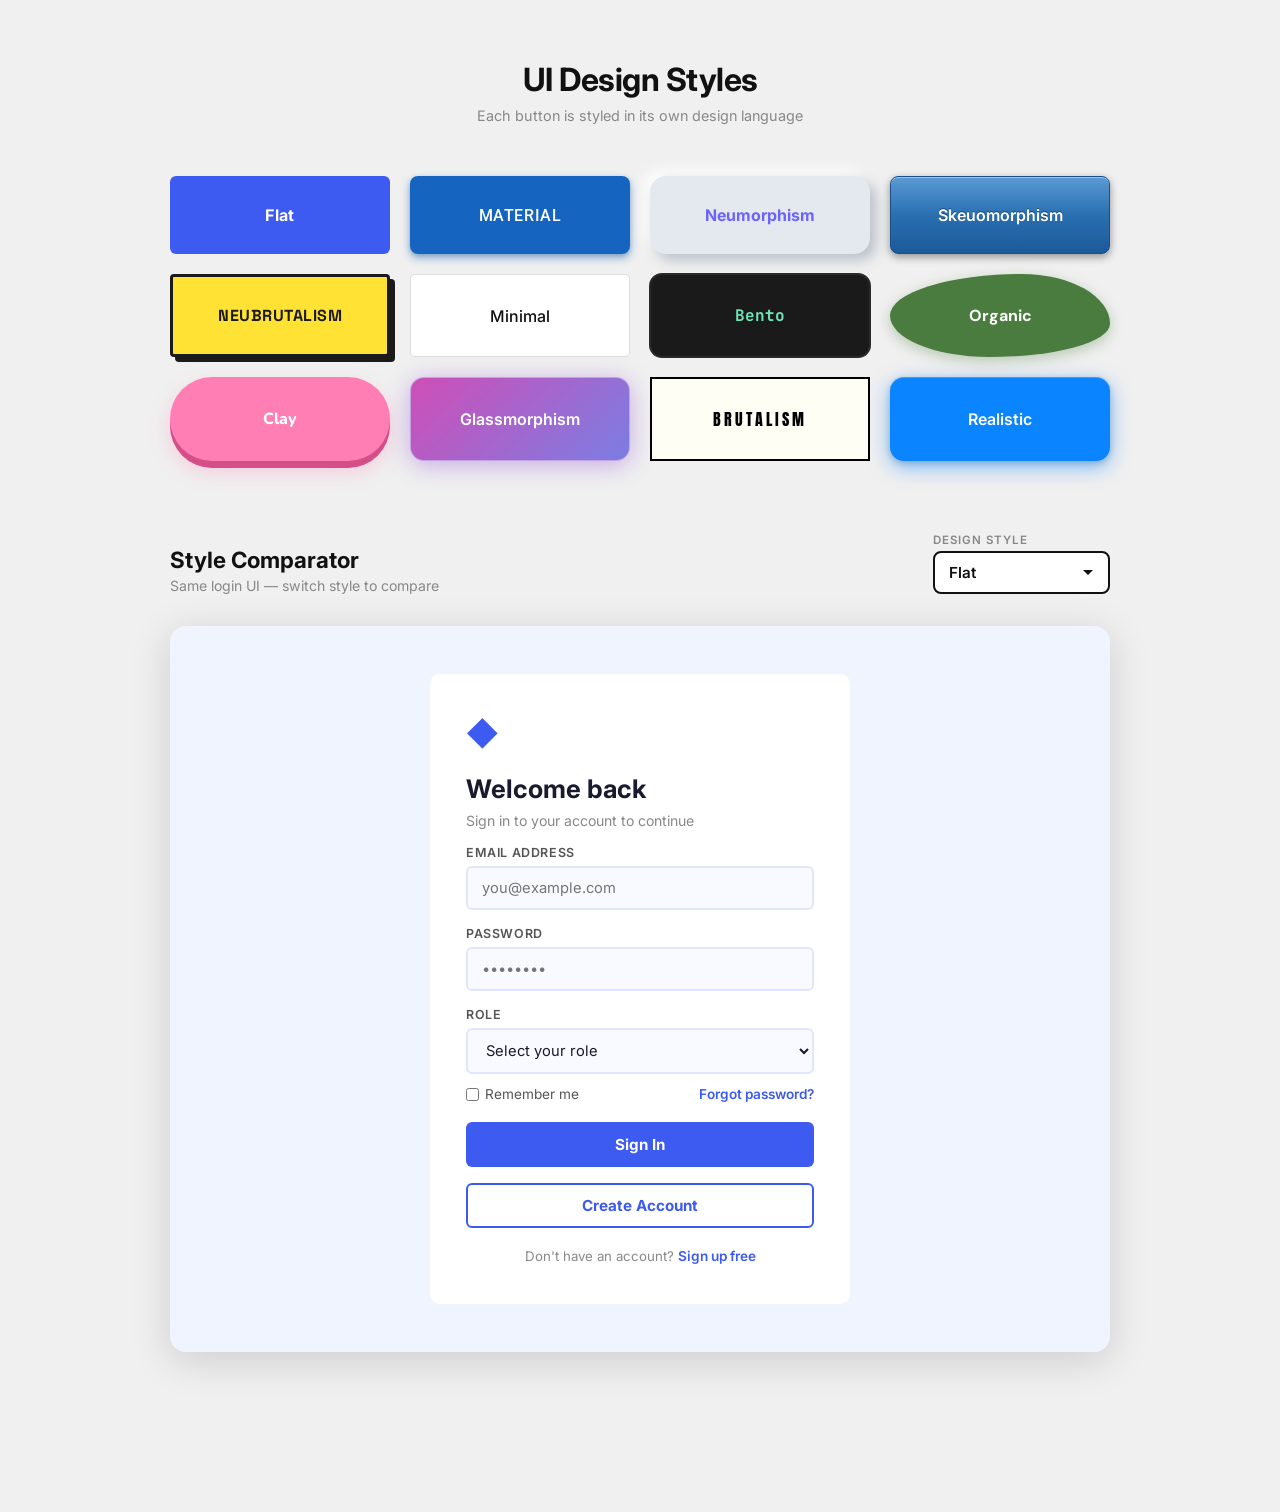
<file: index.html>
<!DOCTYPE html>
<html lang="en">
<head>
  <meta charset="UTF-8">
  <meta name="viewport" content="width=device-width, initial-scale=1.0">
  <title>UI Design Styles Showcase</title>
  <link rel="stylesheet" href="styles.css">
  <link rel="stylesheet" href="demo.css">
</head>
<body>

<!-- ── HOMEPAGE GRID (unchanged) ── -->
<h1>UI Design Styles</h1>
<p class="subtitle">Each button is styled in its own design language</p>
<div class="grid">
  <a href="pages/flat.html" class="btn-flat">Flat</a>
  <a href="pages/material.html" class="btn-material">Material</a>
  <a href="pages/neumorphism.html" class="btn-neumorphism">Neumorphism</a>
  <a href="pages/skeuomorphism.html" class="btn-skeuomorphism">Skeuomorphism</a>
  <a href="pages/neubrutalism.html" class="btn-neubrutalism">Neubrutalism</a>
  <a href="pages/minimal.html" class="btn-minimal">Minimal</a>
  <a href="pages/bento.html" class="btn-bento">Bento</a>
  <a href="pages/organic.html" class="btn-organic">Organic</a>
  <a href="pages/clay.html" class="btn-clay">Clay</a>
  <a href="pages/glass.html" class="btn-glass">Glassmorphism</a>
  <a href="pages/brutalism.html" class="btn-brutalism">Brutalism</a>
  <a href="pages/realistic.html" class="btn-realistic">Realistic</a>
</div>

<!-- ── STYLE COMPARATOR ── -->
<div class="comparator-wrap">

  <div class="comparator-header">
    <div>
      <h2 class="comparator-title">Style Comparator</h2>
      <p class="comparator-sub">Same login UI — switch style to compare</p>
    </div>
    <div class="picker-wrap">
      <label class="picker-label" for="stylePicker">Design Style</label>
      <select id="stylePicker" class="picker-select">
        <option value="flat">Flat</option>
        <option value="material">Material</option>
        <option value="neumorphism">Neumorphism</option>
        <option value="skeuomorphism">Skeuomorphism</option>
        <option value="neubrutalism">Neubrutalism</option>
        <option value="minimal">Minimal</option>
        <option value="bento">Bento</option>
        <option value="organic">Organic</option>
        <option value="clay">Clay</option>
        <option value="glass">Glassmorphism</option>
        <option value="brutalism">Brutalism</option>
        <option value="realistic">Realistic</option>
      </select>
    </div>
  </div>

  <!-- Demo viewport -->
  <div class="demo-viewport">
    <div class="demo s-flat" id="demo">

      <div class="d-card">

        <div class="d-logo">&#9670;</div>
        <h2 class="d-title">Welcome back</h2>
        <p class="d-subtitle">Sign in to your account to continue</p>

        <div class="d-field">
          <label class="d-label">Email address</label>
          <input class="d-input" type="email" placeholder="you@example.com">
        </div>

        <div class="d-field">
          <label class="d-label">Password</label>
          <input class="d-input" type="password" placeholder="••••••••">
        </div>

        <div class="d-field">
          <label class="d-label">Role</label>
          <select class="d-select">
            <option value="">Select your role</option>
            <option>Admin</option>
            <option>Editor</option>
            <option>Viewer</option>
            <option>Guest</option>
          </select>
        </div>

        <div class="d-row">
          <label class="d-check">
            <input type="checkbox"> Remember me
          </label>
          <a href="#" class="d-link">Forgot password?</a>
        </div>

        <button class="d-btn-primary">Sign In</button>
        <button class="d-btn-secondary">Create Account</button>

        <p class="d-footer">
          Don't have an account? <a href="#" class="d-link">Sign up free</a>
        </p>

      </div>
    </div>
  </div>

</div>

<script>
  const picker = document.getElementById('stylePicker');
  const demo   = document.getElementById('demo');
  const styles = [
    'flat','material','neumorphism','skeuomorphism',
    'neubrutalism','minimal','bento','organic',
    'clay','glass','brutalism','realistic'
  ];

  picker.addEventListener('change', () => {
    styles.forEach(s => demo.classList.remove('s-' + s));
    demo.classList.add('s-' + picker.value);
  });
</script>

</body>
</html>
</file>
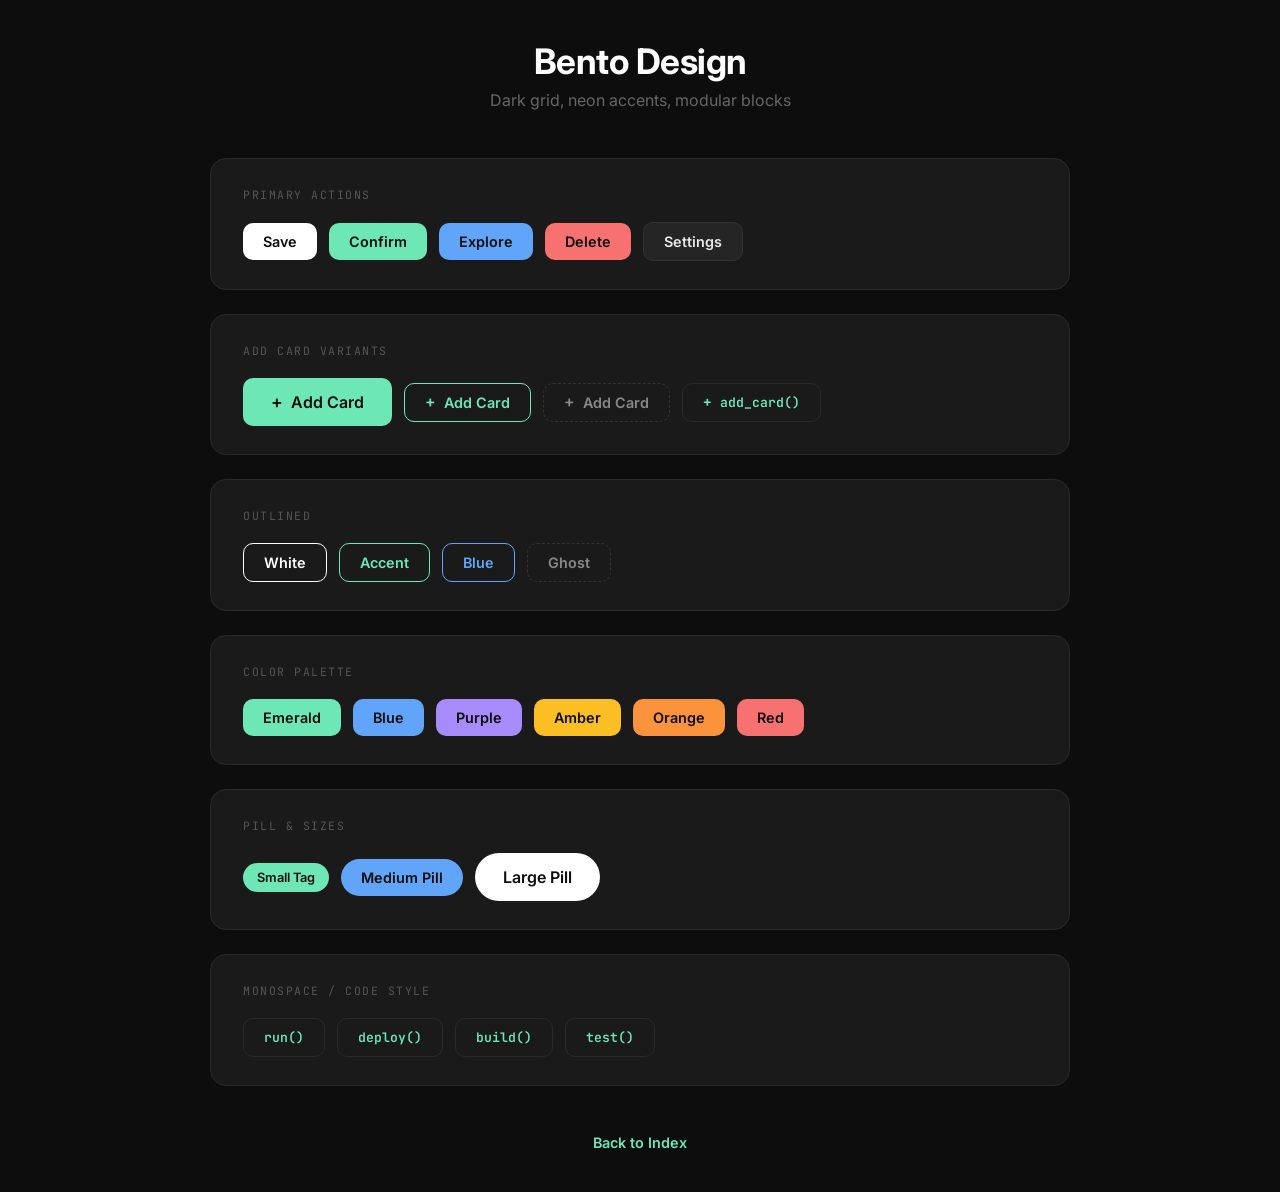
<file: pages/bento.html>
<!DOCTYPE html>
<html lang="en">
<head>
  <meta charset="UTF-8">
  <meta name="viewport" content="width=device-width, initial-scale=1.0">
  <title>Bento UI Style</title>
  <link rel="stylesheet" href="../styles/bento.css">
</head>
<body>

<div class="page-header">
  <h1>Bento Design</h1>
  <p>Dark grid, neon accents, modular blocks</p>
</div>

<div class="showcase">

  <div class="card">
    <h2>Primary Actions</h2>
    <div class="btn-row">
      <button class="btn btn-white btn-md">Save</button>
      <button class="btn btn-accent btn-md">Confirm</button>
      <button class="btn btn-blue btn-md">Explore</button>
      <button class="btn btn-red btn-md">Delete</button>
      <button class="btn btn-dark-fill btn-md">Settings</button>
    </div>
  </div>

  <div class="card">
    <h2>Add Card Variants</h2>
    <div class="btn-row">
      <button class="btn btn-accent btn-lg">
        <span class="icon">+</span> Add Card
      </button>
      <button class="btn btn-outline-accent btn-md">
        <span class="icon">+</span> Add Card
      </button>
      <button class="btn btn-ghost btn-md">
        <span class="icon">+</span> Add Card
      </button>
      <button class="btn btn-mono btn-md">
        <span class="icon">+</span> add_card()
      </button>
    </div>
  </div>

  <div class="card">
    <h2>Outlined</h2>
    <div class="btn-row">
      <button class="btn btn-outline-white btn-md">White</button>
      <button class="btn btn-outline-accent btn-md">Accent</button>
      <button class="btn btn-outline-blue btn-md">Blue</button>
      <button class="btn btn-ghost btn-md">Ghost</button>
    </div>
  </div>

  <div class="card">
    <h2>Color Palette</h2>
    <div class="btn-row">
      <button class="btn btn-accent btn-md">Emerald</button>
      <button class="btn btn-blue btn-md">Blue</button>
      <button class="btn btn-purple btn-md">Purple</button>
      <button class="btn btn-yellow btn-md">Amber</button>
      <button class="btn btn-orange btn-md">Orange</button>
      <button class="btn btn-red btn-md">Red</button>
    </div>
  </div>

  <div class="card">
    <h2>Pill &amp; Sizes</h2>
    <div class="btn-row">
      <button class="btn btn-accent btn-pill btn-sm">Small Tag</button>
      <button class="btn btn-blue btn-pill btn-md">Medium Pill</button>
      <button class="btn btn-white btn-pill btn-lg">Large Pill</button>
    </div>
  </div>

  <div class="card">
    <h2>Monospace / Code Style</h2>
    <div class="btn-row">
      <button class="btn btn-mono btn-md">run()</button>
      <button class="btn btn-mono btn-md">deploy()</button>
      <button class="btn btn-mono btn-md">build()</button>
      <button class="btn btn-mono btn-md">test()</button>
    </div>
  </div>

</div>

<div style="text-align:center; margin-top:40px;">
  <a class="back-link" href="../index.html">Back to Index</a>
</div>

</body>
</html>
</file>
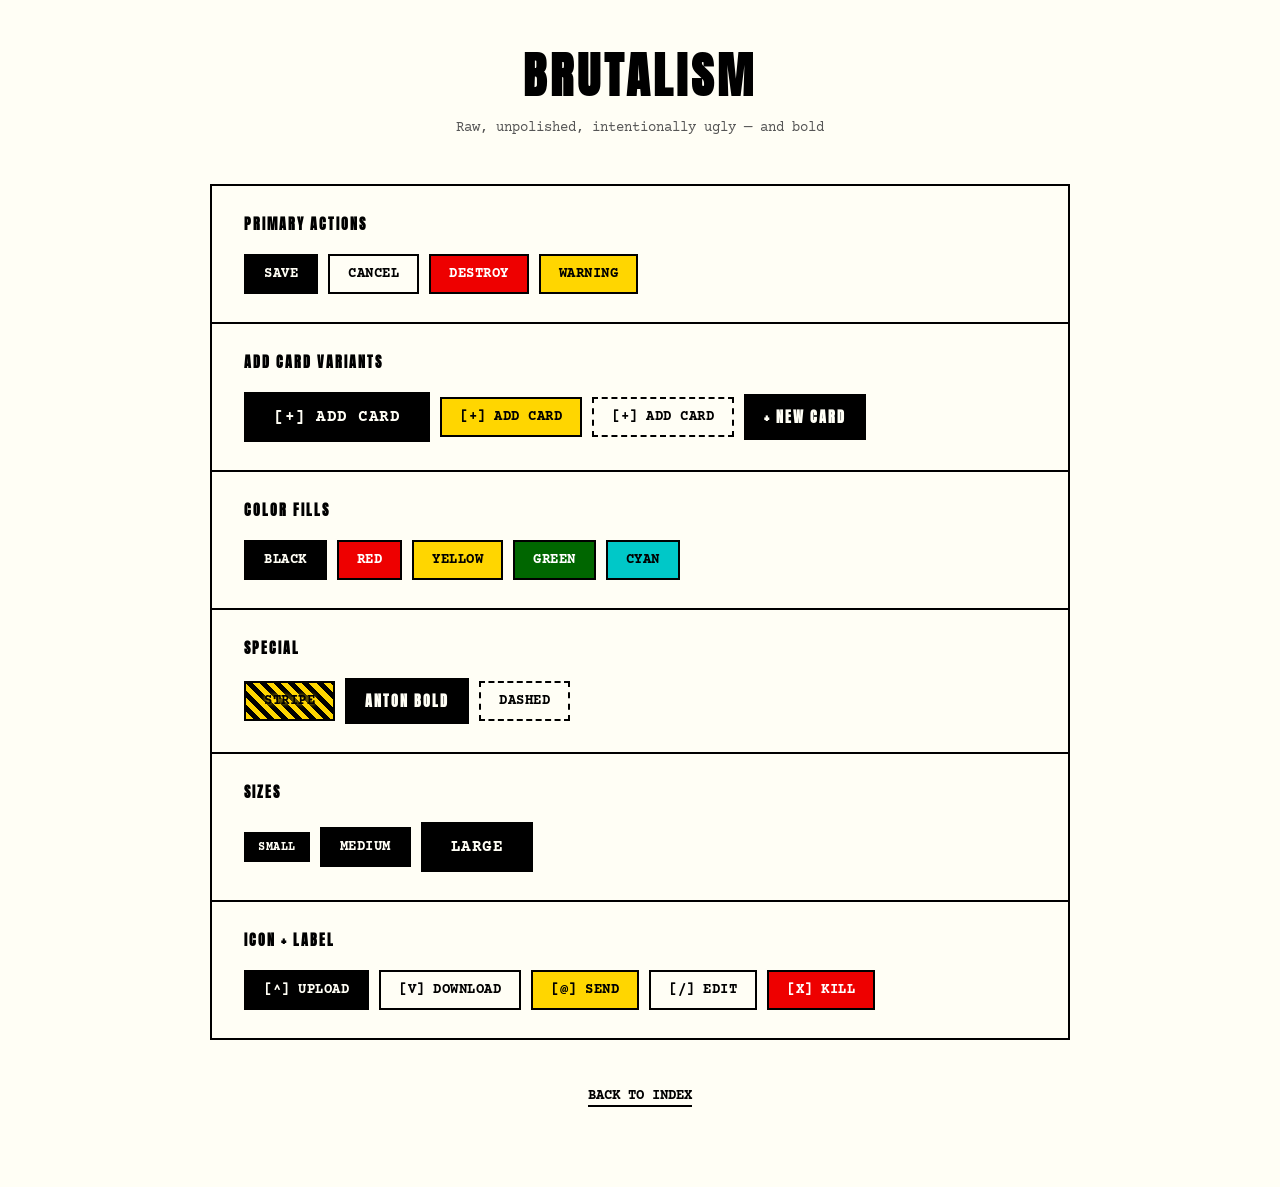
<file: pages/brutalism.html>
<!DOCTYPE html>
<html lang="en">
<head>
  <meta charset="UTF-8">
  <meta name="viewport" content="width=device-width, initial-scale=1.0">
  <title>Brutalism UI Style</title>
  <link rel="stylesheet" href="../styles/brutalism.css">
</head>
<body>

<div class="page-header">
  <h1>Brutalism</h1>
  <p>Raw, unpolished, intentionally ugly — and bold</p>
</div>

<div class="showcase">

  <div class="card">
    <h2>Primary Actions</h2>
    <div class="btn-row">
      <button class="btn btn-black btn-md">Save</button>
      <button class="btn btn-white btn-md">Cancel</button>
      <button class="btn btn-red btn-md">Destroy</button>
      <button class="btn btn-yellow btn-md">Warning</button>
    </div>
  </div>

  <div class="card">
    <h2>Add Card Variants</h2>
    <div class="btn-row">
      <button class="btn btn-black btn-lg">
        [+] ADD CARD
      </button>
      <button class="btn btn-yellow btn-md">
        [+] ADD CARD
      </button>
      <button class="btn btn-ghost btn-md">
        [+] ADD CARD
      </button>
      <button class="btn btn-inverted btn-md">
        + NEW CARD
      </button>
    </div>
  </div>

  <div class="card">
    <h2>Color Fills</h2>
    <div class="btn-row">
      <button class="btn btn-black btn-md">Black</button>
      <button class="btn btn-red btn-md">Red</button>
      <button class="btn btn-yellow btn-md">Yellow</button>
      <button class="btn btn-green btn-md">Green</button>
      <button class="btn btn-cyan btn-md">Cyan</button>
    </div>
  </div>

  <div class="card">
    <h2>Special</h2>
    <div class="btn-row">
      <button class="btn btn-stripe btn-md">Stripe</button>
      <button class="btn btn-inverted btn-md">Anton Bold</button>
      <button class="btn btn-ghost btn-md">Dashed</button>
    </div>
  </div>

  <div class="card">
    <h2>Sizes</h2>
    <div class="btn-row">
      <button class="btn btn-black btn-sm">Small</button>
      <button class="btn btn-black btn-md">Medium</button>
      <button class="btn btn-black btn-lg">Large</button>
    </div>
  </div>

  <div class="card">
    <h2>Icon + Label</h2>
    <div class="btn-row">
      <button class="btn btn-black btn-md">[^] Upload</button>
      <button class="btn btn-white btn-md">[v] Download</button>
      <button class="btn btn-yellow btn-md">[@] Send</button>
      <button class="btn btn-white btn-md">[/] Edit</button>
      <button class="btn btn-red btn-md">[x] Kill</button>
    </div>
  </div>

</div>

<div style="text-align:center; margin-top:40px; padding-bottom:40px;">
  <a class="back-link" href="../index.html">Back to Index</a>
</div>

</body>
</html>
</file>
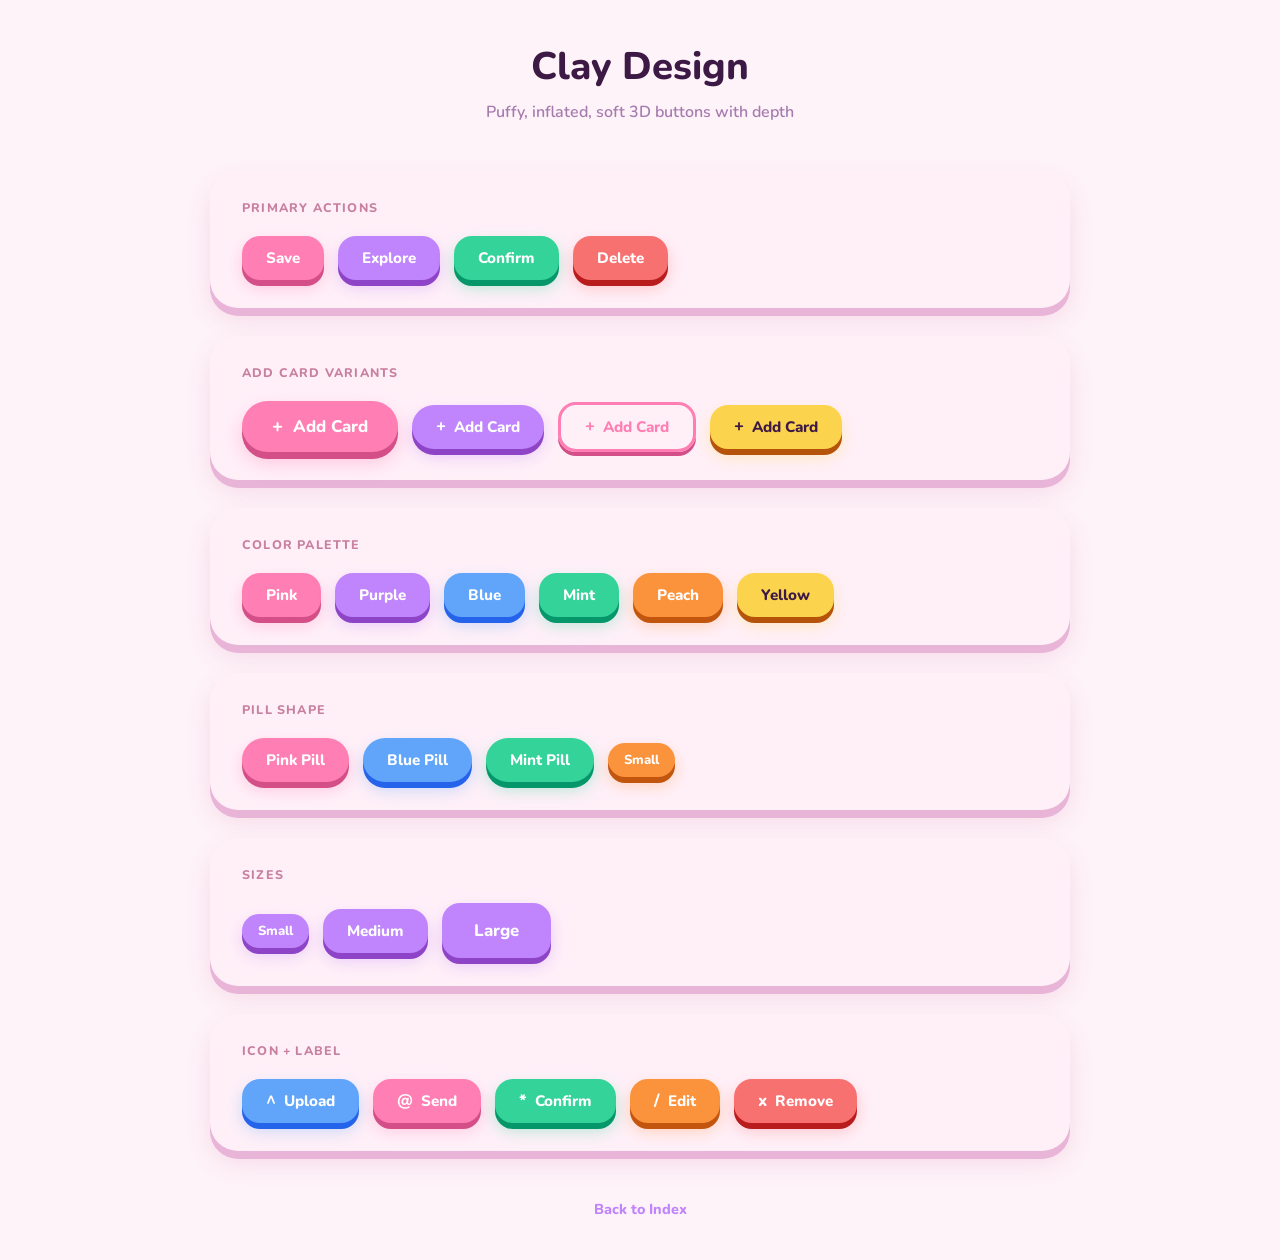
<file: pages/clay.html>
<!DOCTYPE html>
<html lang="en">
<head>
  <meta charset="UTF-8">
  <meta name="viewport" content="width=device-width, initial-scale=1.0">
  <title>Clay UI Style</title>
  <link rel="stylesheet" href="../styles/clay.css">
</head>
<body>

<div class="page-header">
  <h1>Clay Design</h1>
  <p>Puffy, inflated, soft 3D buttons with depth</p>
</div>

<div class="showcase">

  <div class="card">
    <h2>Primary Actions</h2>
    <div class="btn-row">
      <button class="btn btn-pink btn-md">Save</button>
      <button class="btn btn-purple btn-md">Explore</button>
      <button class="btn btn-mint btn-md">Confirm</button>
      <button class="btn btn-red btn-md">Delete</button>
    </div>
  </div>

  <div class="card">
    <h2>Add Card Variants</h2>
    <div class="btn-row">
      <button class="btn btn-add-clay">
        <span class="icon">+</span> Add Card
      </button>
      <button class="btn btn-purple btn-pill btn-md">
        <span class="icon">+</span> Add Card
      </button>
      <button class="btn btn-outline btn-md">
        <span class="icon">+</span> Add Card
      </button>
      <button class="btn btn-yellow btn-md">
        <span class="icon">+</span> Add Card
      </button>
    </div>
  </div>

  <div class="card">
    <h2>Color Palette</h2>
    <div class="btn-row">
      <button class="btn btn-pink btn-md">Pink</button>
      <button class="btn btn-purple btn-md">Purple</button>
      <button class="btn btn-blue btn-md">Blue</button>
      <button class="btn btn-mint btn-md">Mint</button>
      <button class="btn btn-peach btn-md">Peach</button>
      <button class="btn btn-yellow btn-md">Yellow</button>
    </div>
  </div>

  <div class="card">
    <h2>Pill Shape</h2>
    <div class="btn-row">
      <button class="btn btn-pink btn-pill btn-md">Pink Pill</button>
      <button class="btn btn-blue btn-pill btn-md">Blue Pill</button>
      <button class="btn btn-mint btn-pill btn-md">Mint Pill</button>
      <button class="btn btn-peach btn-pill btn-sm">Small</button>
    </div>
  </div>

  <div class="card">
    <h2>Sizes</h2>
    <div class="btn-row">
      <button class="btn btn-purple btn-sm">Small</button>
      <button class="btn btn-purple btn-md">Medium</button>
      <button class="btn btn-purple btn-lg">Large</button>
    </div>
  </div>

  <div class="card">
    <h2>Icon + Label</h2>
    <div class="btn-row">
      <button class="btn btn-blue btn-md">
        <span class="icon">^</span> Upload
      </button>
      <button class="btn btn-pink btn-md">
        <span class="icon">@</span> Send
      </button>
      <button class="btn btn-mint btn-md">
        <span class="icon">*</span> Confirm
      </button>
      <button class="btn btn-peach btn-md">
        <span class="icon">/</span> Edit
      </button>
      <button class="btn btn-red btn-md">
        <span class="icon">x</span> Remove
      </button>
    </div>
  </div>

</div>

<div style="text-align:center; margin-top:40px;">
  <a class="back-link" href="../index.html">Back to Index</a>
</div>

</body>
</html>
</file>
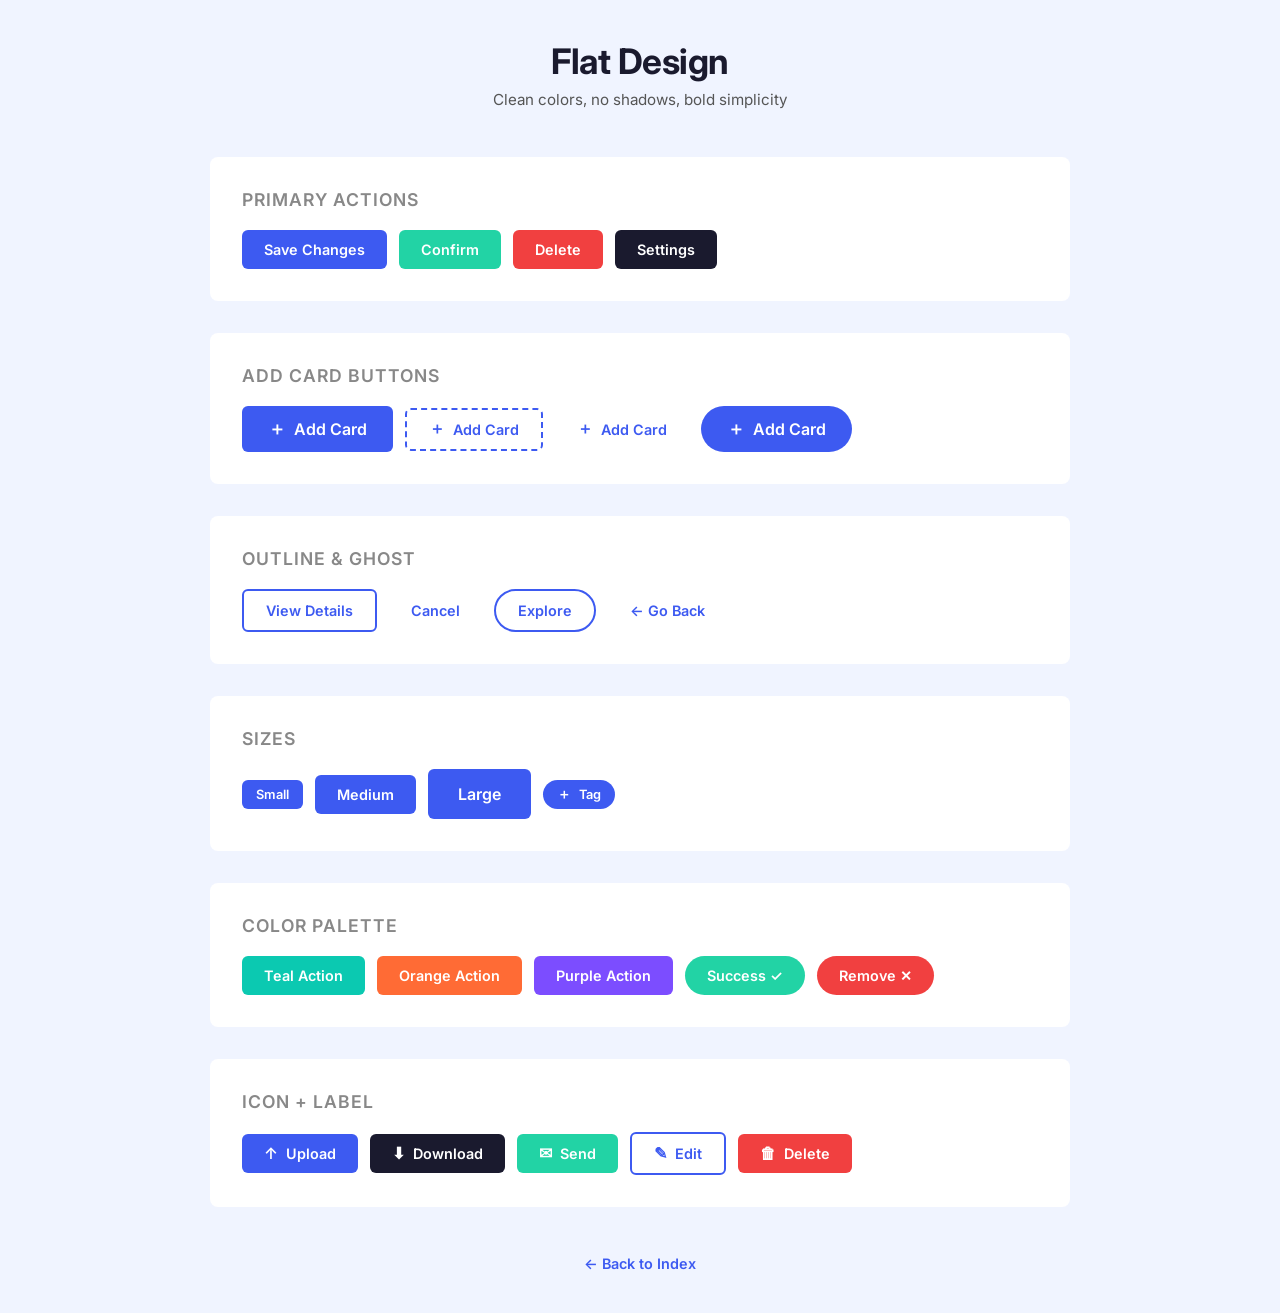
<file: pages/flat.html>
<!DOCTYPE html>
<html lang="en">
<head>
  <meta charset="UTF-8">
  <meta name="viewport" content="width=device-width, initial-scale=1.0">
  <title>Flat UI Style</title>
  <link rel="stylesheet" href="../styles/flat.css">
</head>
<body>

<div class="page-header">
  <h1>Flat Design</h1>
  <p>Clean colors, no shadows, bold simplicity</p>
</div>

<div class="showcase">

  <!-- Primary Actions -->
  <div class="card">
    <h2>Primary Actions</h2>
    <div class="btn-row">
      <button class="btn btn-primary btn-md">Save Changes</button>
      <button class="btn btn-secondary btn-md">Confirm</button>
      <button class="btn btn-danger btn-md">Delete</button>
      <button class="btn btn-dark btn-md">Settings</button>
    </div>
  </div>

  <!-- Add Card Variants -->
  <div class="card">
    <h2>Add Card Buttons</h2>
    <div class="btn-row">
      <button class="btn btn-add btn-md">
        <span class="icon">＋</span> Add Card
      </button>
      <button class="btn btn-add-outline btn-md">
        <span class="icon">＋</span> Add Card
      </button>
      <button class="btn btn-ghost btn-md">
        <span class="icon">＋</span> Add Card
      </button>
      <button class="btn btn-add btn-pill btn-md">
        <span class="icon">＋</span> Add Card
      </button>
    </div>
  </div>

  <!-- Outline & Ghost -->
  <div class="card">
    <h2>Outline &amp; Ghost</h2>
    <div class="btn-row">
      <button class="btn btn-outline-primary btn-md">View Details</button>
      <button class="btn btn-ghost btn-md">Cancel</button>
      <button class="btn btn-outline-primary btn-md btn-pill">Explore</button>
      <button class="btn btn-ghost btn-md btn-pill">← Go Back</button>
    </div>
  </div>

  <!-- Sizes -->
  <div class="card">
    <h2>Sizes</h2>
    <div class="btn-row">
      <button class="btn btn-primary btn-sm">Small</button>
      <button class="btn btn-primary btn-md">Medium</button>
      <button class="btn btn-primary btn-lg">Large</button>
      <button class="btn btn-primary btn-sm btn-pill">
        <span class="icon">＋</span> Tag
      </button>
    </div>
  </div>

  <!-- Color Palette -->
  <div class="card">
    <h2>Color Palette</h2>
    <div class="btn-row">
      <button class="btn btn-teal btn-md">Teal Action</button>
      <button class="btn btn-orange btn-md">Orange Action</button>
      <button class="btn btn-purple btn-md">Purple Action</button>
      <button class="btn btn-secondary btn-md btn-pill">Success ✓</button>
      <button class="btn btn-danger btn-md btn-pill">Remove ✕</button>
    </div>
  </div>

  <!-- Icon Buttons -->
  <div class="card">
    <h2>Icon + Label</h2>
    <div class="btn-row">
      <button class="btn btn-primary btn-md">
        <span class="icon">↑</span> Upload
      </button>
      <button class="btn btn-dark btn-md">
        <span class="icon">⬇</span> Download
      </button>
      <button class="btn btn-secondary btn-md">
        <span class="icon">✉</span> Send
      </button>
      <button class="btn btn-outline-primary btn-md">
        <span class="icon">✎</span> Edit
      </button>
      <button class="btn btn-danger btn-md">
        <span class="icon">🗑</span> Delete
      </button>
    </div>
  </div>

</div>

<div style="text-align:center; margin-top:40px;">
  <a class="back-link" href="../index.html">← Back to Index</a>
</div>

</body>
</html>
</file>
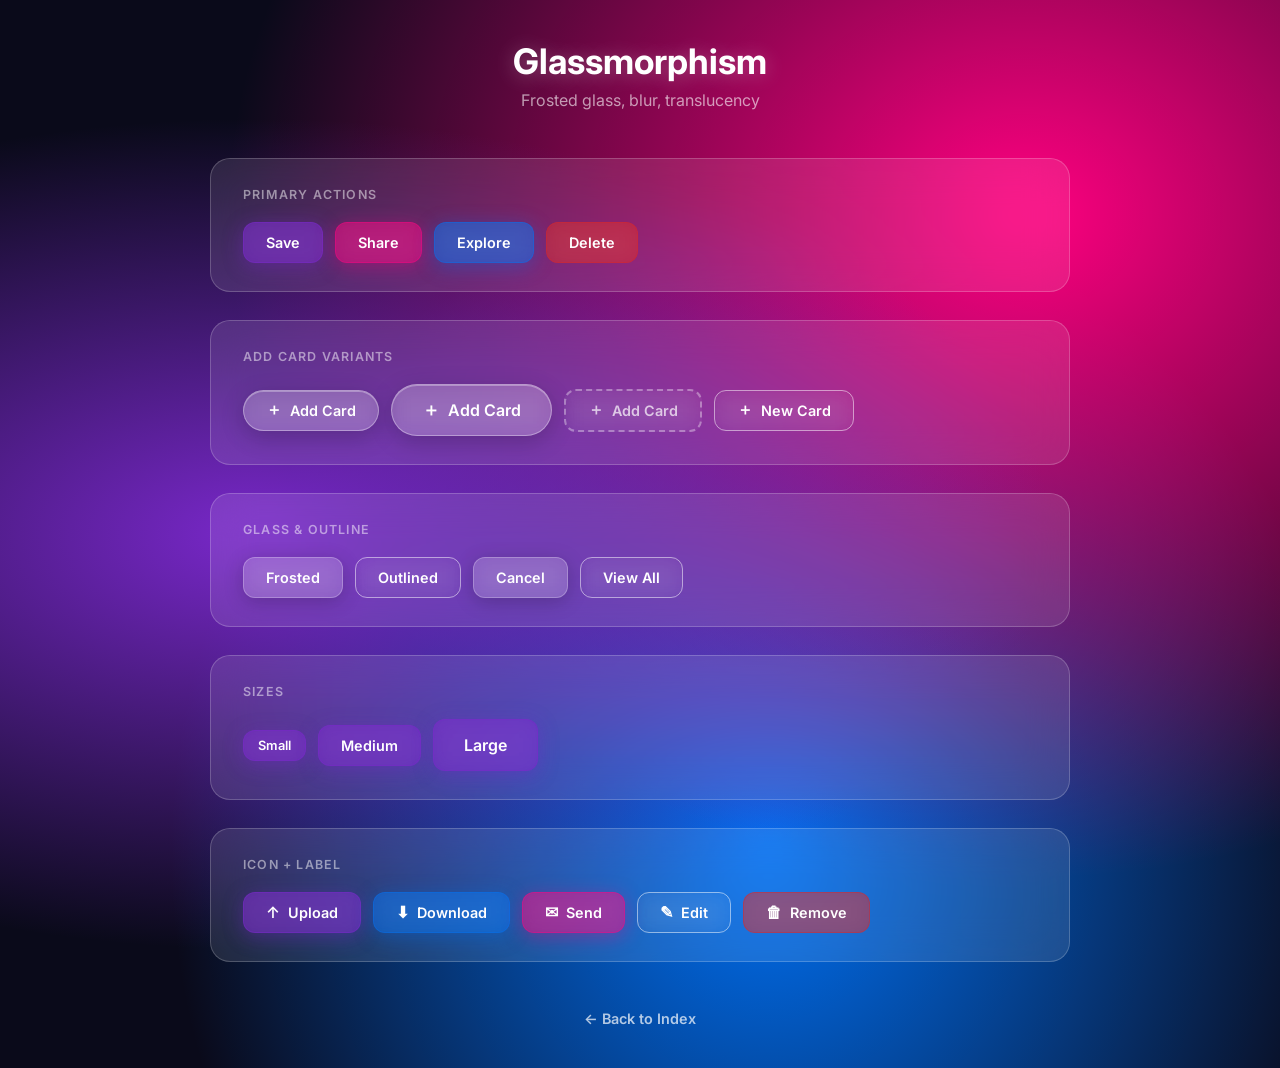
<file: pages/glass.html>
<!DOCTYPE html>
<html lang="en">
<head>
  <meta charset="UTF-8">
  <meta name="viewport" content="width=device-width, initial-scale=1.0">
  <title>Glassmorphism UI Style</title>
  <link rel="stylesheet" href="../styles/glass.css">
</head>
<body>

<div class="page-header">
  <h1>Glassmorphism</h1>
  <p>Frosted glass, blur, translucency</p>
</div>

<div class="showcase">

  <div class="card">
    <h2>Primary Actions</h2>
    <div class="btn-row">
      <button class="btn btn-glass-primary btn-md">Save</button>
      <button class="btn btn-glass-pink btn-md">Share</button>
      <button class="btn btn-glass-blue btn-md">Explore</button>
      <button class="btn btn-glass-danger btn-md">Delete</button>
    </div>
  </div>

  <div class="card">
    <h2>Add Card Variants</h2>
    <div class="btn-row">
      <button class="btn btn-add-glass btn-md">
        <span class="icon">＋</span> Add Card
      </button>
      <button class="btn btn-add-glass btn-lg">
        <span class="icon">＋</span> Add Card
      </button>
      <button class="btn btn-add-dashed btn-md">
        <span class="icon">＋</span> Add Card
      </button>
      <button class="btn btn-glass-outline btn-md">
        <span class="icon">＋</span> New Card
      </button>
    </div>
  </div>

  <div class="card">
    <h2>Glass &amp; Outline</h2>
    <div class="btn-row">
      <button class="btn btn-glass btn-md">Frosted</button>
      <button class="btn btn-glass-outline btn-md">Outlined</button>
      <button class="btn btn-glass btn-md">Cancel</button>
      <button class="btn btn-glass-outline btn-md">View All</button>
    </div>
  </div>

  <div class="card">
    <h2>Sizes</h2>
    <div class="btn-row">
      <button class="btn btn-glass-primary btn-sm">Small</button>
      <button class="btn btn-glass-primary btn-md">Medium</button>
      <button class="btn btn-glass-primary btn-lg">Large</button>
    </div>
  </div>

  <div class="card">
    <h2>Icon + Label</h2>
    <div class="btn-row">
      <button class="btn btn-glass-primary btn-md">
        <span class="icon">↑</span> Upload
      </button>
      <button class="btn btn-glass-blue btn-md">
        <span class="icon">⬇</span> Download
      </button>
      <button class="btn btn-glass-pink btn-md">
        <span class="icon">✉</span> Send
      </button>
      <button class="btn btn-glass-outline btn-md">
        <span class="icon">✎</span> Edit
      </button>
      <button class="btn btn-glass-danger btn-md">
        <span class="icon">🗑</span> Remove
      </button>
    </div>
  </div>

</div>

<div style="text-align:center; margin-top:40px;">
  <a class="back-link" href="../index.html">← Back to Index</a>
</div>

</body>
</html>
</file>
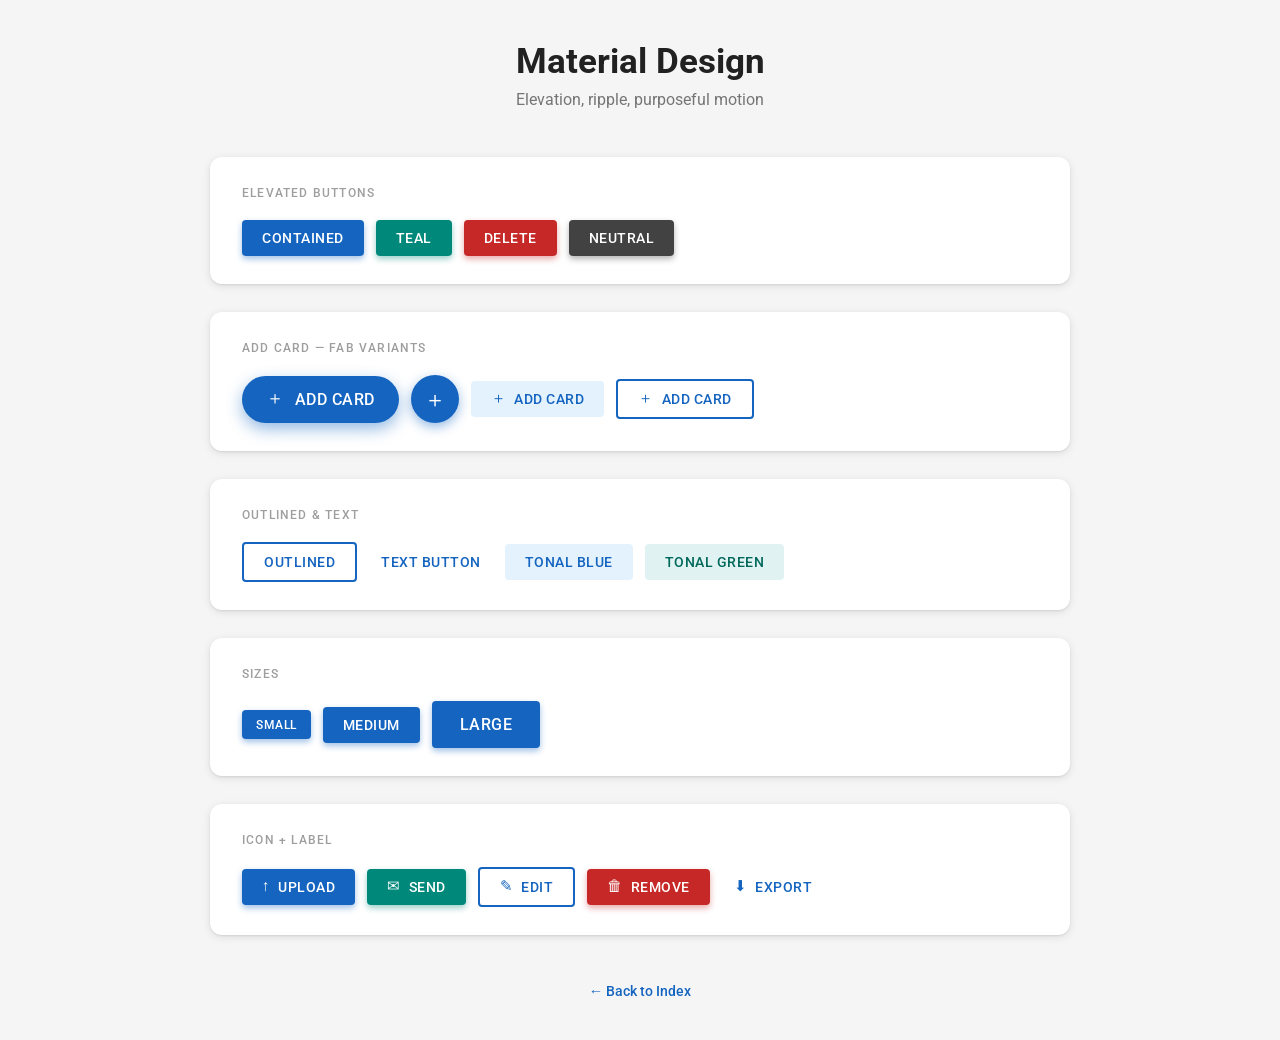
<file: pages/material.html>
<!DOCTYPE html>
<html lang="en">
<head>
  <meta charset="UTF-8">
  <meta name="viewport" content="width=device-width, initial-scale=1.0">
  <title>Material UI Style</title>
  <link rel="stylesheet" href="../styles/material.css">
</head>
<body>

<div class="page-header">
  <h1>Material Design</h1>
  <p>Elevation, ripple, purposeful motion</p>
</div>

<div class="showcase">

  <div class="card">
    <h2>Elevated Buttons</h2>
    <div class="btn-row">
      <button class="btn btn-primary btn-md">Contained</button>
      <button class="btn btn-secondary btn-md">Teal</button>
      <button class="btn btn-danger btn-md">Delete</button>
      <button class="btn btn-dark btn-md">Neutral</button>
    </div>
  </div>

  <div class="card">
    <h2>Add Card — FAB Variants</h2>
    <div class="btn-row">
      <button class="btn btn-fab">
        <span class="icon">＋</span> Add Card
      </button>
      <button class="btn-fab-mini" title="Add Card">＋</button>
      <button class="btn btn-tonal btn-md">
        <span class="icon">＋</span> Add Card
      </button>
      <button class="btn btn-outlined btn-md">
        <span class="icon">＋</span> Add Card
      </button>
    </div>
  </div>

  <div class="card">
    <h2>Outlined &amp; Text</h2>
    <div class="btn-row">
      <button class="btn btn-outlined btn-md">Outlined</button>
      <button class="btn btn-text btn-md">Text Button</button>
      <button class="btn btn-tonal btn-md">Tonal Blue</button>
      <button class="btn btn-tonal-green btn-md">Tonal Green</button>
    </div>
  </div>

  <div class="card">
    <h2>Sizes</h2>
    <div class="btn-row">
      <button class="btn btn-primary btn-sm">Small</button>
      <button class="btn btn-primary btn-md">Medium</button>
      <button class="btn btn-primary btn-lg">Large</button>
    </div>
  </div>

  <div class="card">
    <h2>Icon + Label</h2>
    <div class="btn-row">
      <button class="btn btn-primary btn-md">
        <span class="icon">↑</span> Upload
      </button>
      <button class="btn btn-secondary btn-md">
        <span class="icon">✉</span> Send
      </button>
      <button class="btn btn-outlined btn-md">
        <span class="icon">✎</span> Edit
      </button>
      <button class="btn btn-danger btn-md">
        <span class="icon">🗑</span> Remove
      </button>
      <button class="btn btn-text btn-md">
        <span class="icon">⬇</span> Export
      </button>
    </div>
  </div>

</div>

<div style="text-align:center; margin-top:40px;">
  <a class="back-link" href="../index.html">← Back to Index</a>
</div>

</body>
</html>
</file>
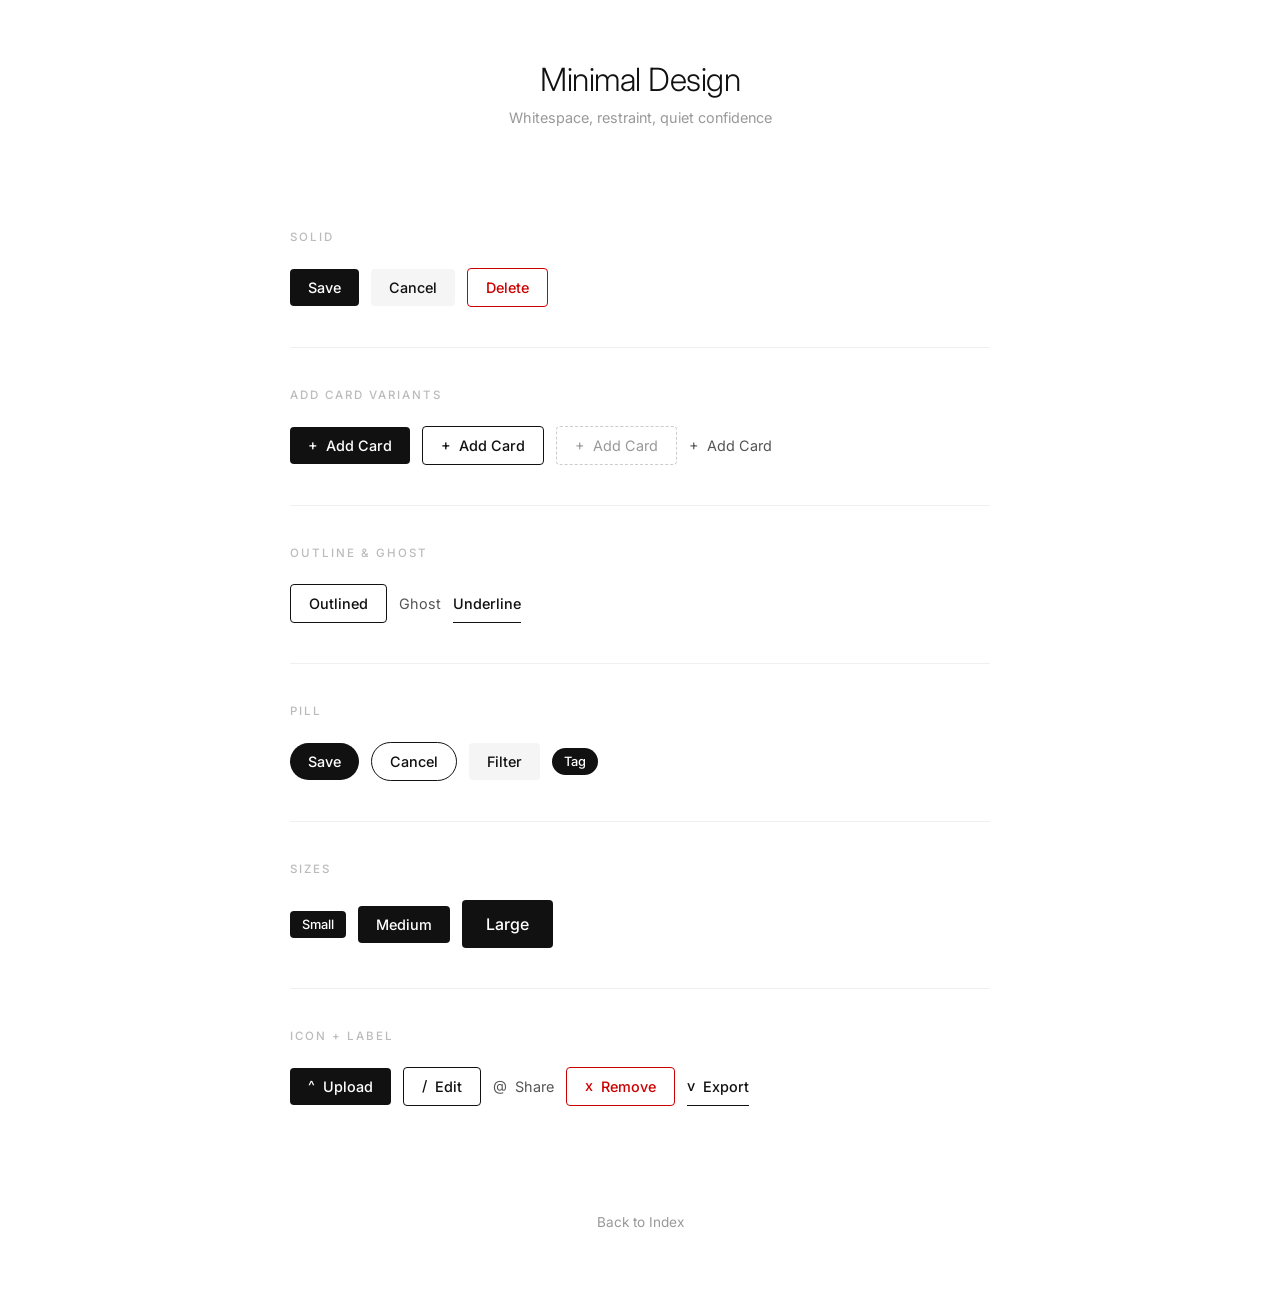
<file: pages/minimal.html>
<!DOCTYPE html>
<html lang="en">
<head>
  <meta charset="UTF-8">
  <meta name="viewport" content="width=device-width, initial-scale=1.0">
  <title>Minimal UI Style</title>
  <link rel="stylesheet" href="../styles/minimal.css">
</head>
<body>

<div class="page-header">
  <h1>Minimal Design</h1>
  <p>Whitespace, restraint, quiet confidence</p>
</div>

<div class="showcase">

  <div class="card">
    <h2>Solid</h2>
    <div class="btn-row">
      <button class="btn btn-black btn-md">Save</button>
      <button class="btn btn-gray btn-md">Cancel</button>
      <button class="btn btn-danger btn-md">Delete</button>
    </div>
  </div>

  <div class="card">
    <h2>Add Card Variants</h2>
    <div class="btn-row">
      <button class="btn btn-black btn-md">
        <span class="icon">+</span> Add Card
      </button>
      <button class="btn btn-outline btn-md">
        <span class="icon">+</span> Add Card
      </button>
      <button class="btn btn-dashed btn-md">
        <span class="icon">+</span> Add Card
      </button>
      <button class="btn btn-ghost btn-md">
        <span class="icon">+</span> Add Card
      </button>
    </div>
  </div>

  <div class="card">
    <h2>Outline &amp; Ghost</h2>
    <div class="btn-row">
      <button class="btn btn-outline btn-md">Outlined</button>
      <button class="btn btn-ghost btn-md">Ghost</button>
      <button class="btn btn-underline btn-md">Underline</button>
    </div>
  </div>

  <div class="card">
    <h2>Pill</h2>
    <div class="btn-row">
      <button class="btn btn-black btn-pill btn-md">Save</button>
      <button class="btn btn-outline btn-pill btn-md">Cancel</button>
      <button class="btn btn-gray btn-pill btn-md">Filter</button>
      <button class="btn btn-black btn-pill btn-sm">Tag</button>
    </div>
  </div>

  <div class="card">
    <h2>Sizes</h2>
    <div class="btn-row">
      <button class="btn btn-black btn-sm">Small</button>
      <button class="btn btn-black btn-md">Medium</button>
      <button class="btn btn-black btn-lg">Large</button>
    </div>
  </div>

  <div class="card">
    <h2>Icon + Label</h2>
    <div class="btn-row">
      <button class="btn btn-black btn-md">
        <span class="icon">^</span> Upload
      </button>
      <button class="btn btn-outline btn-md">
        <span class="icon">/</span> Edit
      </button>
      <button class="btn btn-ghost btn-md">
        <span class="icon">@</span> Share
      </button>
      <button class="btn btn-danger btn-md">
        <span class="icon">x</span> Remove
      </button>
      <button class="btn btn-underline btn-md">
        <span class="icon">v</span> Export
      </button>
    </div>
  </div>

</div>

<div style="text-align:center; margin-top:60px;">
  <a class="back-link" href="../index.html">Back to Index</a>
</div>

</body>
</html>
</file>
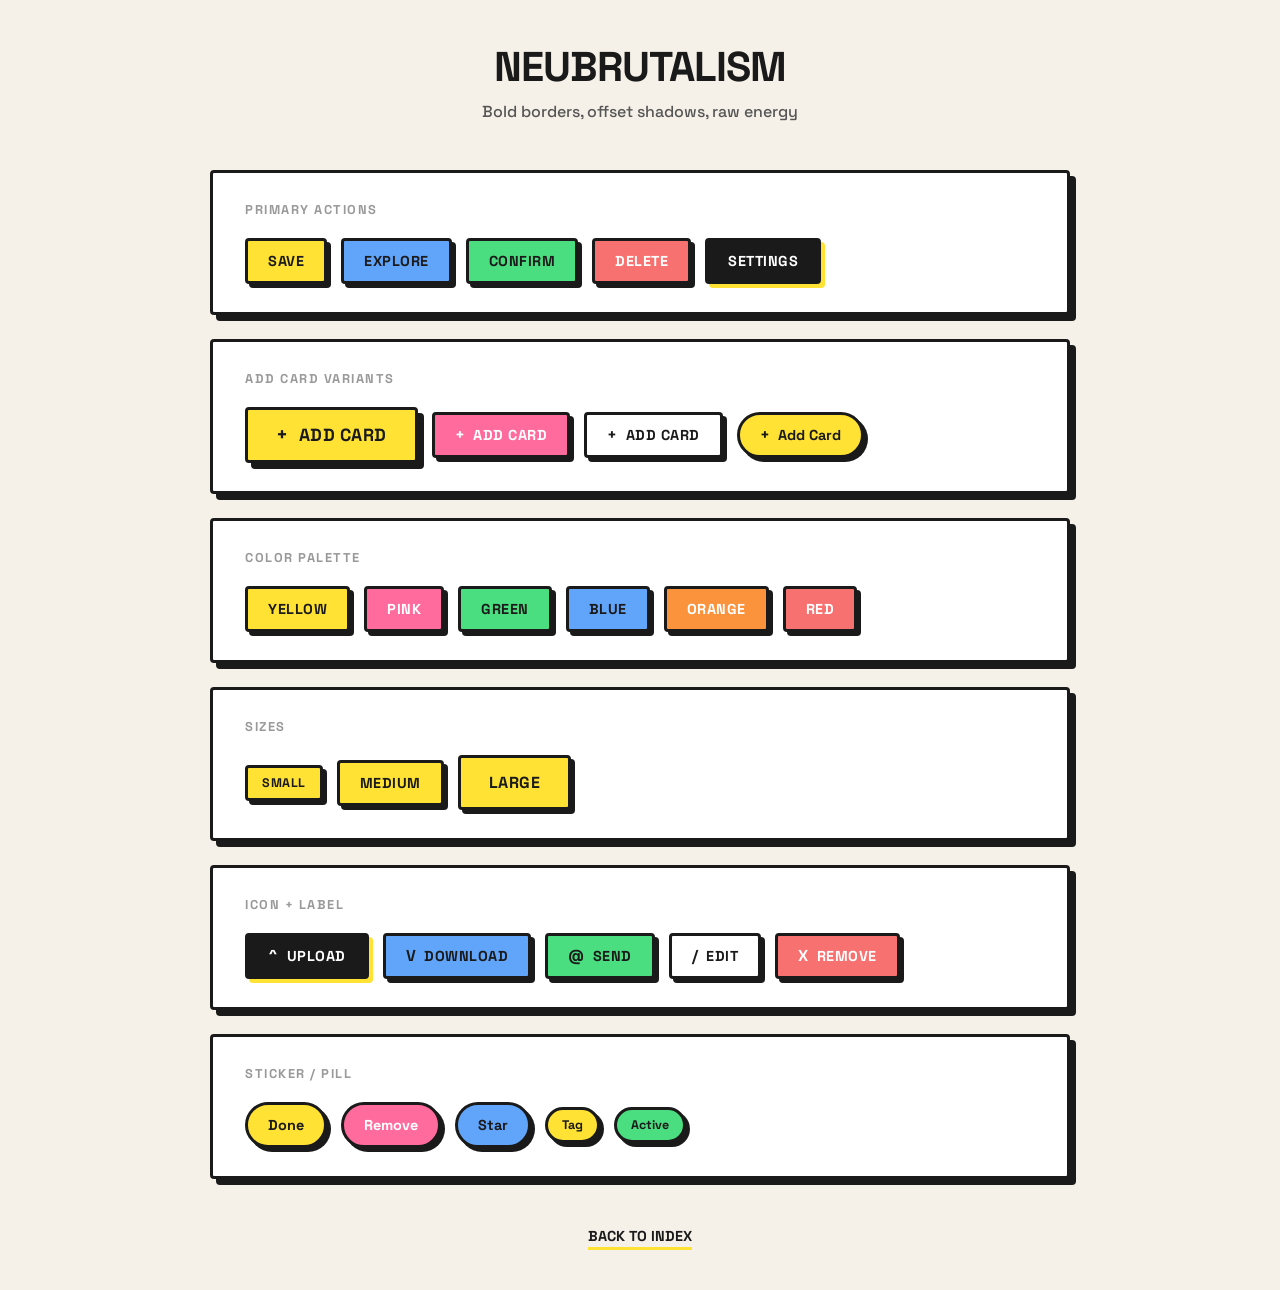
<file: pages/neubrutalism.html>
<!DOCTYPE html>
<html lang="en">
<head>
  <meta charset="UTF-8">
  <meta name="viewport" content="width=device-width, initial-scale=1.0">
  <title>Neubrutalism UI Style</title>
  <link rel="stylesheet" href="../styles/neubrutalism.css">
</head>
<body>

<div class="page-header">
  <h1>Neubrutalism</h1>
  <p>Bold borders, offset shadows, raw energy</p>
</div>

<div class="showcase">

  <div class="card">
    <h2>Primary Actions</h2>
    <div class="btn-row">
      <button class="btn btn-yellow btn-md">Save</button>
      <button class="btn btn-blue btn-md">Explore</button>
      <button class="btn btn-green btn-md">Confirm</button>
      <button class="btn btn-red btn-md">Delete</button>
      <button class="btn btn-black btn-md">Settings</button>
    </div>
  </div>

  <div class="card">
    <h2>Add Card Variants</h2>
    <div class="btn-row">
      <button class="btn btn-add-chunky">
        <span class="icon">+</span> Add Card
      </button>
      <button class="btn btn-pink btn-md">
        <span class="icon">+</span> Add Card
      </button>
      <button class="btn btn-white btn-md">
        <span class="icon">+</span> Add Card
      </button>
      <button class="btn btn-sticker btn-md">
        <span class="icon">+</span> Add Card
      </button>
    </div>
  </div>

  <div class="card">
    <h2>Color Palette</h2>
    <div class="btn-row">
      <button class="btn btn-yellow btn-md">Yellow</button>
      <button class="btn btn-pink btn-md">Pink</button>
      <button class="btn btn-green btn-md">Green</button>
      <button class="btn btn-blue btn-md">Blue</button>
      <button class="btn btn-orange btn-md">Orange</button>
      <button class="btn btn-red btn-md">Red</button>
    </div>
  </div>

  <div class="card">
    <h2>Sizes</h2>
    <div class="btn-row">
      <button class="btn btn-yellow btn-sm">Small</button>
      <button class="btn btn-yellow btn-md">Medium</button>
      <button class="btn btn-yellow btn-lg">Large</button>
    </div>
  </div>

  <div class="card">
    <h2>Icon + Label</h2>
    <div class="btn-row">
      <button class="btn btn-black btn-md">
        <span class="icon">^</span> Upload
      </button>
      <button class="btn btn-blue btn-md">
        <span class="icon">v</span> Download
      </button>
      <button class="btn btn-green btn-md">
        <span class="icon">@</span> Send
      </button>
      <button class="btn btn-white btn-md">
        <span class="icon">/</span> Edit
      </button>
      <button class="btn btn-red btn-md">
        <span class="icon">x</span> Remove
      </button>
    </div>
  </div>

  <div class="card">
    <h2>Sticker / Pill</h2>
    <div class="btn-row">
      <button class="btn btn-sticker btn-md">Done</button>
      <button class="btn btn-sticker btn-md" style="background:#ff6b9d;color:#fff;">Remove</button>
      <button class="btn btn-sticker btn-md" style="background:#60a5fa;">Star</button>
      <button class="btn btn-sticker btn-sm">Tag</button>
      <button class="btn btn-sticker btn-sm" style="background:#4ade80;">Active</button>
    </div>
  </div>

</div>

<div style="text-align:center; margin-top:40px;">
  <a class="back-link" href="../index.html">Back to Index</a>
</div>

</body>
</html>
</file>
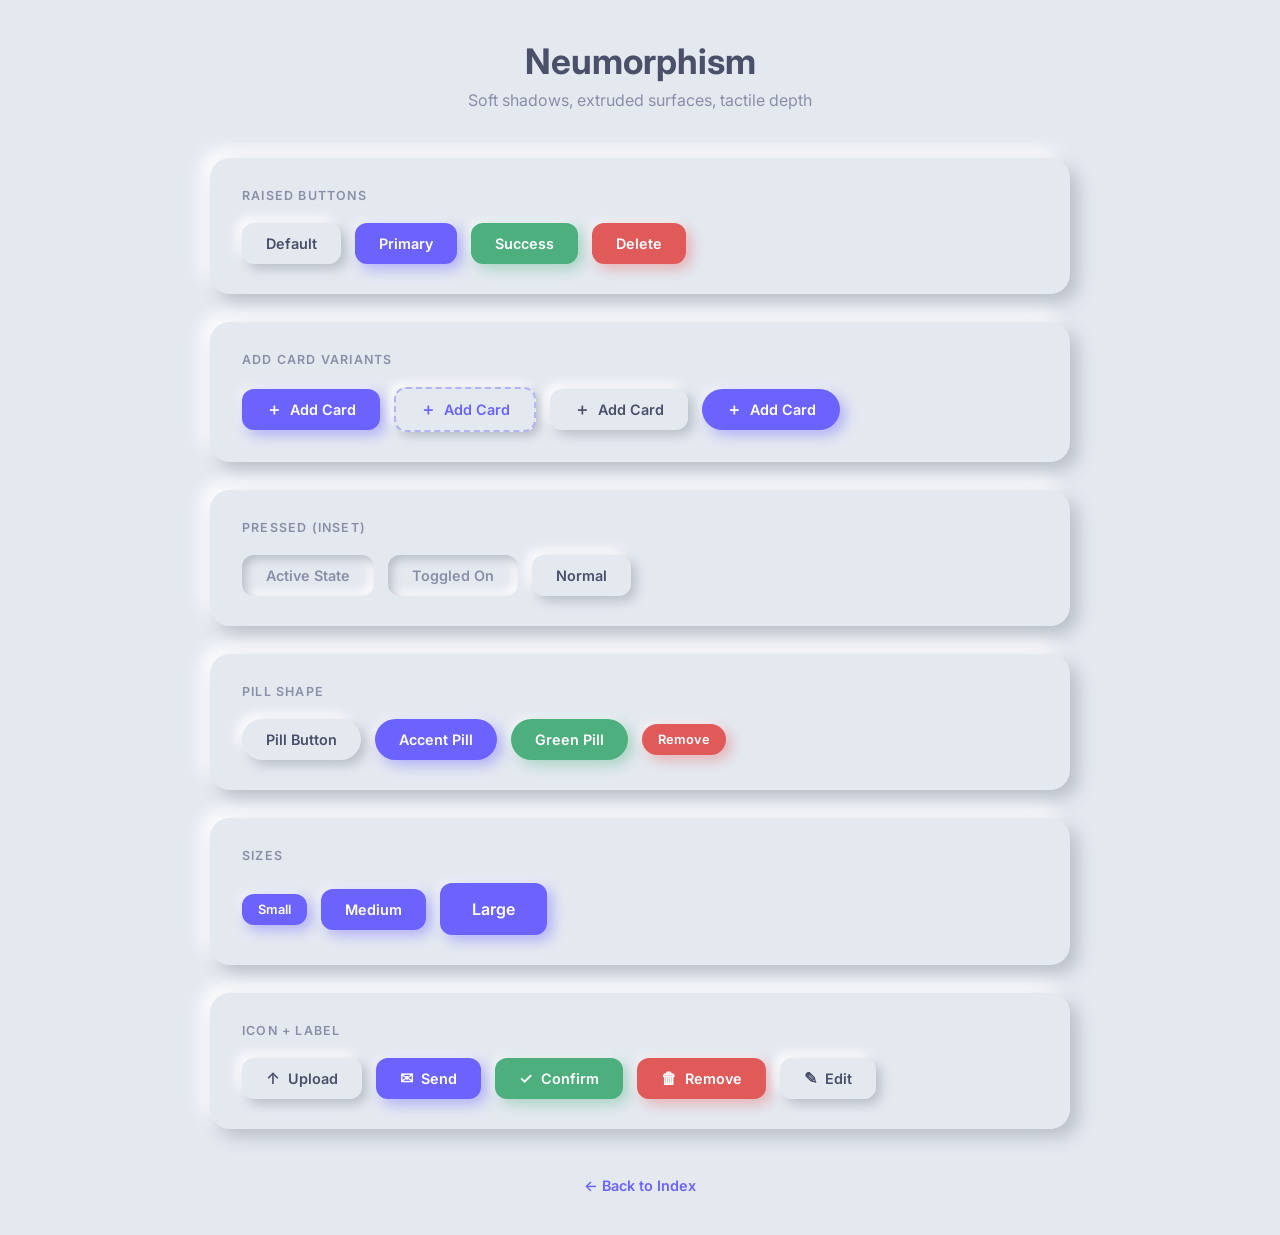
<file: pages/neumorphism.html>
<!DOCTYPE html>
<html lang="en">
<head>
  <meta charset="UTF-8">
  <meta name="viewport" content="width=device-width, initial-scale=1.0">
  <title>Neumorphism UI Style</title>
  <link rel="stylesheet" href="../styles/neumorphism.css">
</head>
<body>

<div class="page-header">
  <h1>Neumorphism</h1>
  <p>Soft shadows, extruded surfaces, tactile depth</p>
</div>

<div class="showcase">

  <div class="card">
    <h2>Raised Buttons</h2>
    <div class="btn-row">
      <button class="btn btn-raised btn-md">Default</button>
      <button class="btn btn-accent btn-md">Primary</button>
      <button class="btn btn-green btn-md">Success</button>
      <button class="btn btn-danger btn-md">Delete</button>
    </div>
  </div>

  <div class="card">
    <h2>Add Card Variants</h2>
    <div class="btn-row">
      <button class="btn btn-accent btn-md">
        <span class="icon">＋</span> Add Card
      </button>
      <button class="btn btn-add-neu btn-md">
        <span class="icon">＋</span> Add Card
      </button>
      <button class="btn btn-raised btn-md">
        <span class="icon">＋</span> Add Card
      </button>
      <button class="btn btn-accent btn-pill btn-md">
        <span class="icon">＋</span> Add Card
      </button>
    </div>
  </div>

  <div class="card">
    <h2>Pressed (Inset)</h2>
    <div class="btn-row">
      <button class="btn btn-pressed btn-md">Active State</button>
      <button class="btn btn-pressed btn-md">Toggled On</button>
      <button class="btn btn-raised btn-md">Normal</button>
    </div>
  </div>

  <div class="card">
    <h2>Pill Shape</h2>
    <div class="btn-row">
      <button class="btn btn-raised btn-pill btn-md">Pill Button</button>
      <button class="btn btn-accent btn-pill btn-md">Accent Pill</button>
      <button class="btn btn-green btn-pill btn-md">Green Pill</button>
      <button class="btn btn-danger btn-pill btn-sm">Remove</button>
    </div>
  </div>

  <div class="card">
    <h2>Sizes</h2>
    <div class="btn-row">
      <button class="btn btn-accent btn-sm">Small</button>
      <button class="btn btn-accent btn-md">Medium</button>
      <button class="btn btn-accent btn-lg">Large</button>
    </div>
  </div>

  <div class="card">
    <h2>Icon + Label</h2>
    <div class="btn-row">
      <button class="btn btn-raised btn-md">
        <span class="icon">↑</span> Upload
      </button>
      <button class="btn btn-accent btn-md">
        <span class="icon">✉</span> Send
      </button>
      <button class="btn btn-green btn-md">
        <span class="icon">✓</span> Confirm
      </button>
      <button class="btn btn-danger btn-md">
        <span class="icon">🗑</span> Remove
      </button>
      <button class="btn btn-raised btn-md">
        <span class="icon">✎</span> Edit
      </button>
    </div>
  </div>

</div>

<div style="text-align:center; margin-top:40px;">
  <a class="back-link" href="../index.html">← Back to Index</a>
</div>

</body>
</html>
</file>
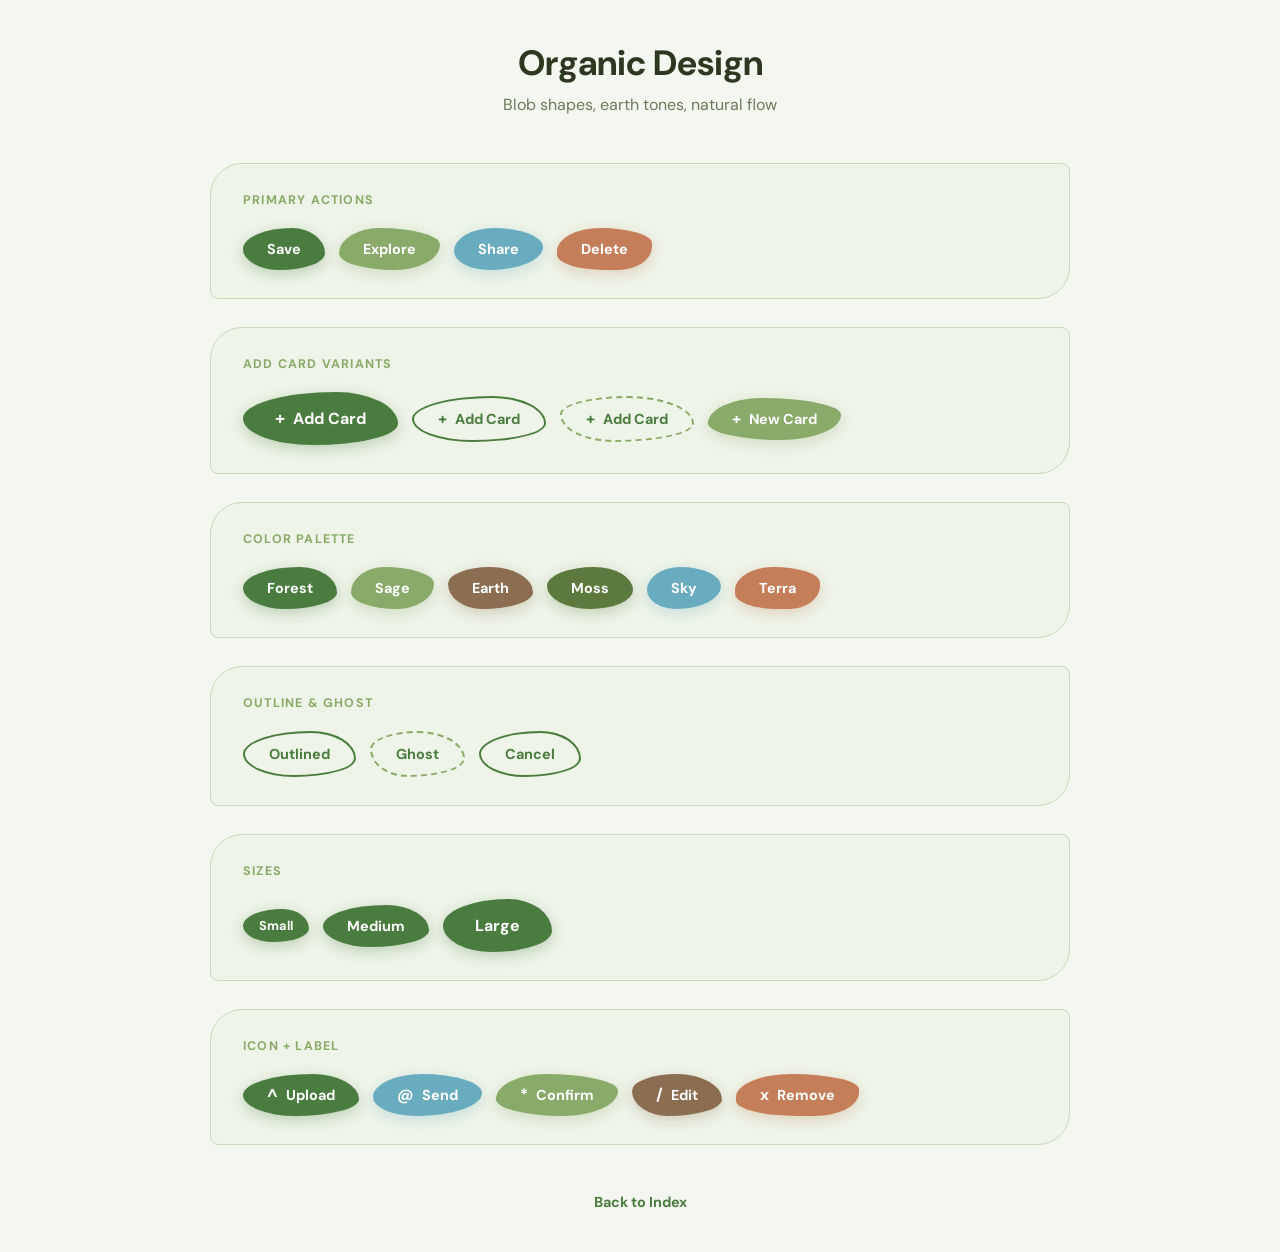
<file: pages/organic.html>
<!DOCTYPE html>
<html lang="en">
<head>
  <meta charset="UTF-8">
  <meta name="viewport" content="width=device-width, initial-scale=1.0">
  <title>Organic UI Style</title>
  <link rel="stylesheet" href="../styles/organic.css">
</head>
<body>

<div class="page-header">
  <h1>Organic Design</h1>
  <p>Blob shapes, earth tones, natural flow</p>
</div>

<div class="showcase">

  <div class="card">
    <h2>Primary Actions</h2>
    <div class="btn-row">
      <button class="btn btn-forest btn-md">Save</button>
      <button class="btn btn-sage btn-md">Explore</button>
      <button class="btn btn-sky btn-md">Share</button>
      <button class="btn btn-terra btn-md">Delete</button>
    </div>
  </div>

  <div class="card">
    <h2>Add Card Variants</h2>
    <div class="btn-row">
      <button class="btn btn-forest btn-lg">
        <span class="icon">+</span> Add Card
      </button>
      <button class="btn btn-outline btn-md">
        <span class="icon">+</span> Add Card
      </button>
      <button class="btn btn-ghost btn-md">
        <span class="icon">+</span> Add Card
      </button>
      <button class="btn btn-sage btn-md">
        <span class="icon">+</span> New Card
      </button>
    </div>
  </div>

  <div class="card">
    <h2>Color Palette</h2>
    <div class="btn-row">
      <button class="btn btn-forest btn-md">Forest</button>
      <button class="btn btn-sage btn-md">Sage</button>
      <button class="btn btn-earth btn-md">Earth</button>
      <button class="btn btn-moss btn-md">Moss</button>
      <button class="btn btn-sky btn-md">Sky</button>
      <button class="btn btn-terra btn-md">Terra</button>
    </div>
  </div>

  <div class="card">
    <h2>Outline &amp; Ghost</h2>
    <div class="btn-row">
      <button class="btn btn-outline btn-md">Outlined</button>
      <button class="btn btn-ghost btn-md">Ghost</button>
      <button class="btn btn-outline btn-md">Cancel</button>
    </div>
  </div>

  <div class="card">
    <h2>Sizes</h2>
    <div class="btn-row">
      <button class="btn btn-forest btn-sm">Small</button>
      <button class="btn btn-forest btn-md">Medium</button>
      <button class="btn btn-forest btn-lg">Large</button>
    </div>
  </div>

  <div class="card">
    <h2>Icon + Label</h2>
    <div class="btn-row">
      <button class="btn btn-forest btn-md">
        <span class="icon">^</span> Upload
      </button>
      <button class="btn btn-sky btn-md">
        <span class="icon">@</span> Send
      </button>
      <button class="btn btn-sage btn-md">
        <span class="icon">*</span> Confirm
      </button>
      <button class="btn btn-earth btn-md">
        <span class="icon">/</span> Edit
      </button>
      <button class="btn btn-terra btn-md">
        <span class="icon">x</span> Remove
      </button>
    </div>
  </div>

</div>

<div style="text-align:center; margin-top:40px;">
  <a class="back-link" href="../index.html">Back to Index</a>
</div>

</body>
</html>
</file>
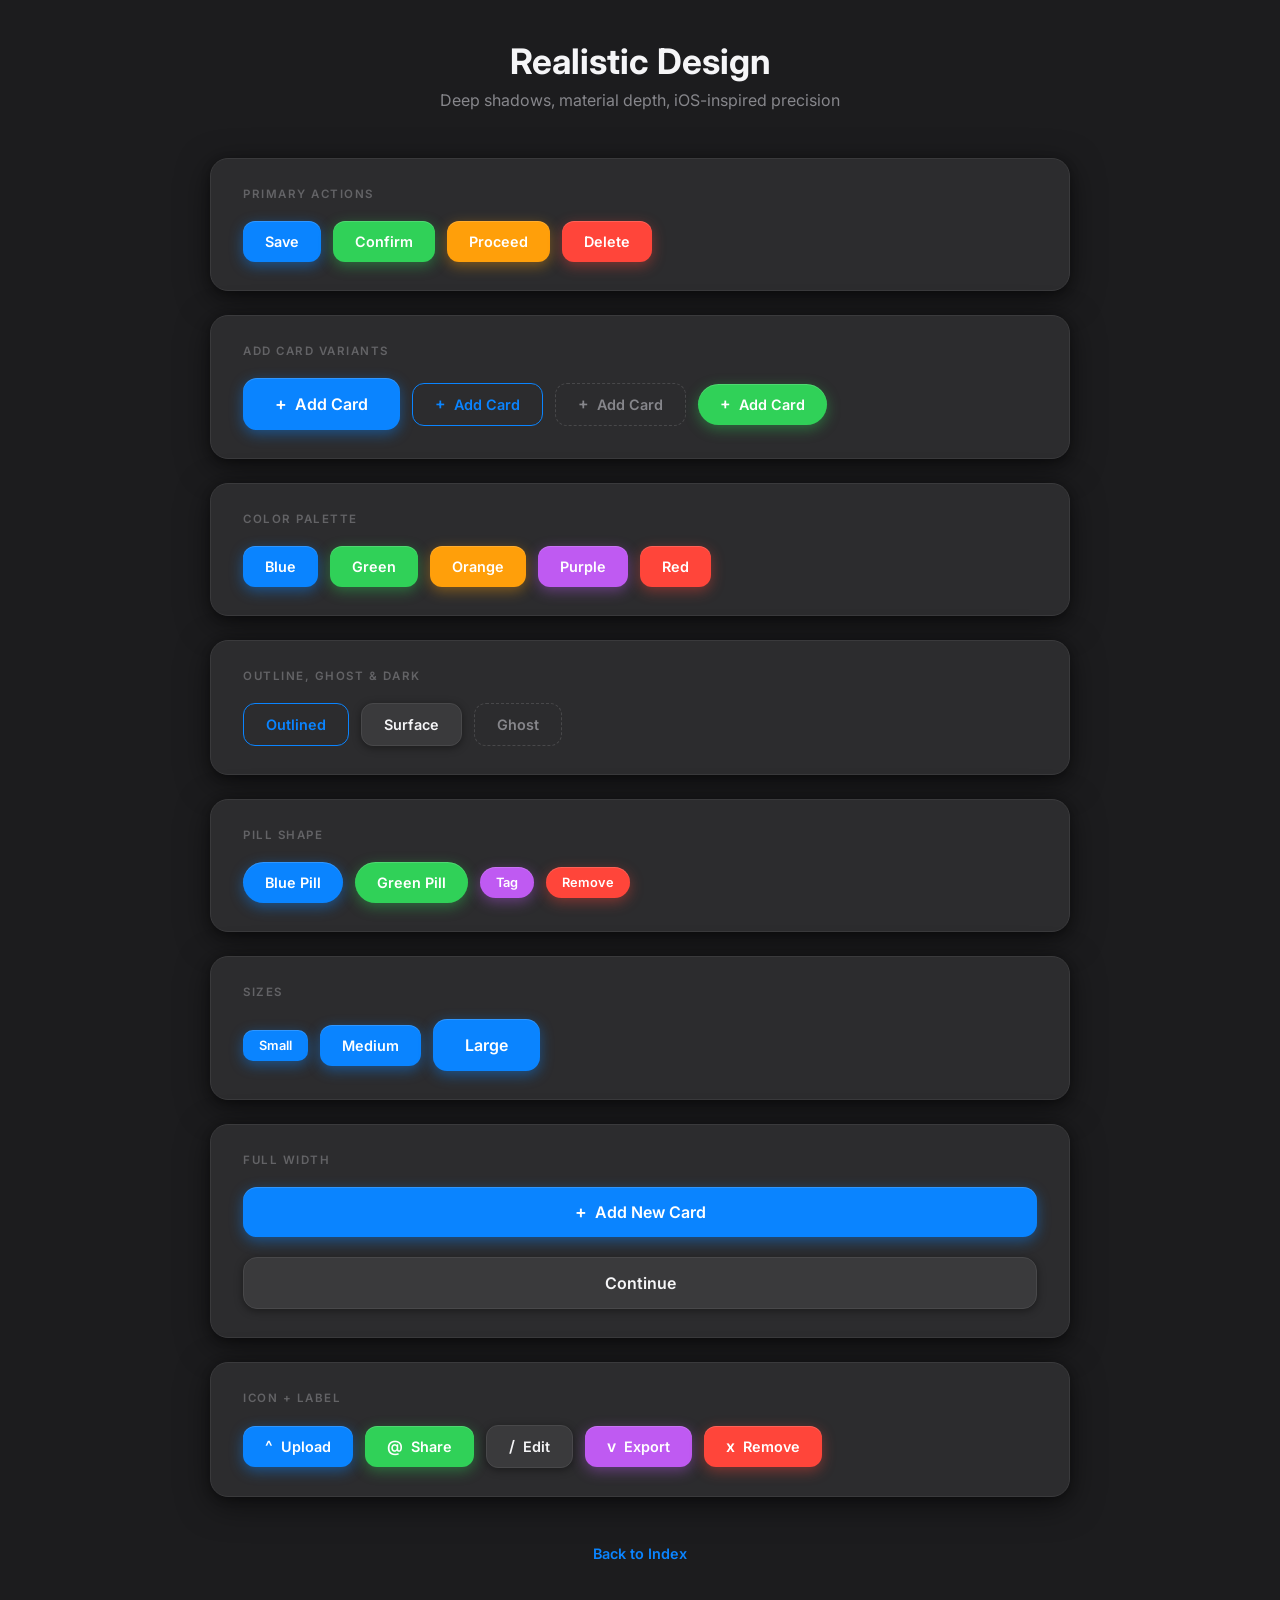
<file: pages/realistic.html>
<!DOCTYPE html>
<html lang="en">
<head>
  <meta charset="UTF-8">
  <meta name="viewport" content="width=device-width, initial-scale=1.0">
  <title>Realistic UI Style</title>
  <link rel="stylesheet" href="../styles/realistic.css">
</head>
<body>

<div class="page-header">
  <h1>Realistic Design</h1>
  <p>Deep shadows, material depth, iOS-inspired precision</p>
</div>

<div class="showcase">

  <div class="card">
    <h2>Primary Actions</h2>
    <div class="btn-row">
      <button class="btn btn-blue btn-md">Save</button>
      <button class="btn btn-green btn-md">Confirm</button>
      <button class="btn btn-orange btn-md">Proceed</button>
      <button class="btn btn-red btn-md">Delete</button>
    </div>
  </div>

  <div class="card">
    <h2>Add Card Variants</h2>
    <div class="btn-row">
      <button class="btn btn-blue btn-lg">
        <span class="icon">+</span> Add Card
      </button>
      <button class="btn btn-outline btn-md">
        <span class="icon">+</span> Add Card
      </button>
      <button class="btn btn-ghost btn-md">
        <span class="icon">+</span> Add Card
      </button>
      <button class="btn btn-green btn-pill btn-md">
        <span class="icon">+</span> Add Card
      </button>
    </div>
  </div>

  <div class="card">
    <h2>Color Palette</h2>
    <div class="btn-row">
      <button class="btn btn-blue btn-md">Blue</button>
      <button class="btn btn-green btn-md">Green</button>
      <button class="btn btn-orange btn-md">Orange</button>
      <button class="btn btn-purple btn-md">Purple</button>
      <button class="btn btn-red btn-md">Red</button>
    </div>
  </div>

  <div class="card">
    <h2>Outline, Ghost &amp; Dark</h2>
    <div class="btn-row">
      <button class="btn btn-outline btn-md">Outlined</button>
      <button class="btn btn-dark btn-md">Surface</button>
      <button class="btn btn-ghost btn-md">Ghost</button>
    </div>
  </div>

  <div class="card">
    <h2>Pill Shape</h2>
    <div class="btn-row">
      <button class="btn btn-blue btn-pill btn-md">Blue Pill</button>
      <button class="btn btn-green btn-pill btn-md">Green Pill</button>
      <button class="btn btn-purple btn-pill btn-sm">Tag</button>
      <button class="btn btn-red btn-pill btn-sm">Remove</button>
    </div>
  </div>

  <div class="card">
    <h2>Sizes</h2>
    <div class="btn-row">
      <button class="btn btn-blue btn-sm">Small</button>
      <button class="btn btn-blue btn-md">Medium</button>
      <button class="btn btn-blue btn-lg">Large</button>
    </div>
  </div>

  <div class="card">
    <h2>Full Width</h2>
    <button class="btn btn-blue btn-full">
      <span class="icon">+</span> Add New Card
    </button>
    <br><br>
    <button class="btn btn-dark btn-full">Continue</button>
  </div>

  <div class="card">
    <h2>Icon + Label</h2>
    <div class="btn-row">
      <button class="btn btn-blue btn-md">
        <span class="icon">^</span> Upload
      </button>
      <button class="btn btn-green btn-md">
        <span class="icon">@</span> Share
      </button>
      <button class="btn btn-dark btn-md">
        <span class="icon">/</span> Edit
      </button>
      <button class="btn btn-purple btn-md">
        <span class="icon">v</span> Export
      </button>
      <button class="btn btn-red btn-md">
        <span class="icon">x</span> Remove
      </button>
    </div>
  </div>

</div>

<div style="text-align:center; margin-top:40px;">
  <a class="back-link" href="../index.html">Back to Index</a>
</div>

</body>
</html>
</file>
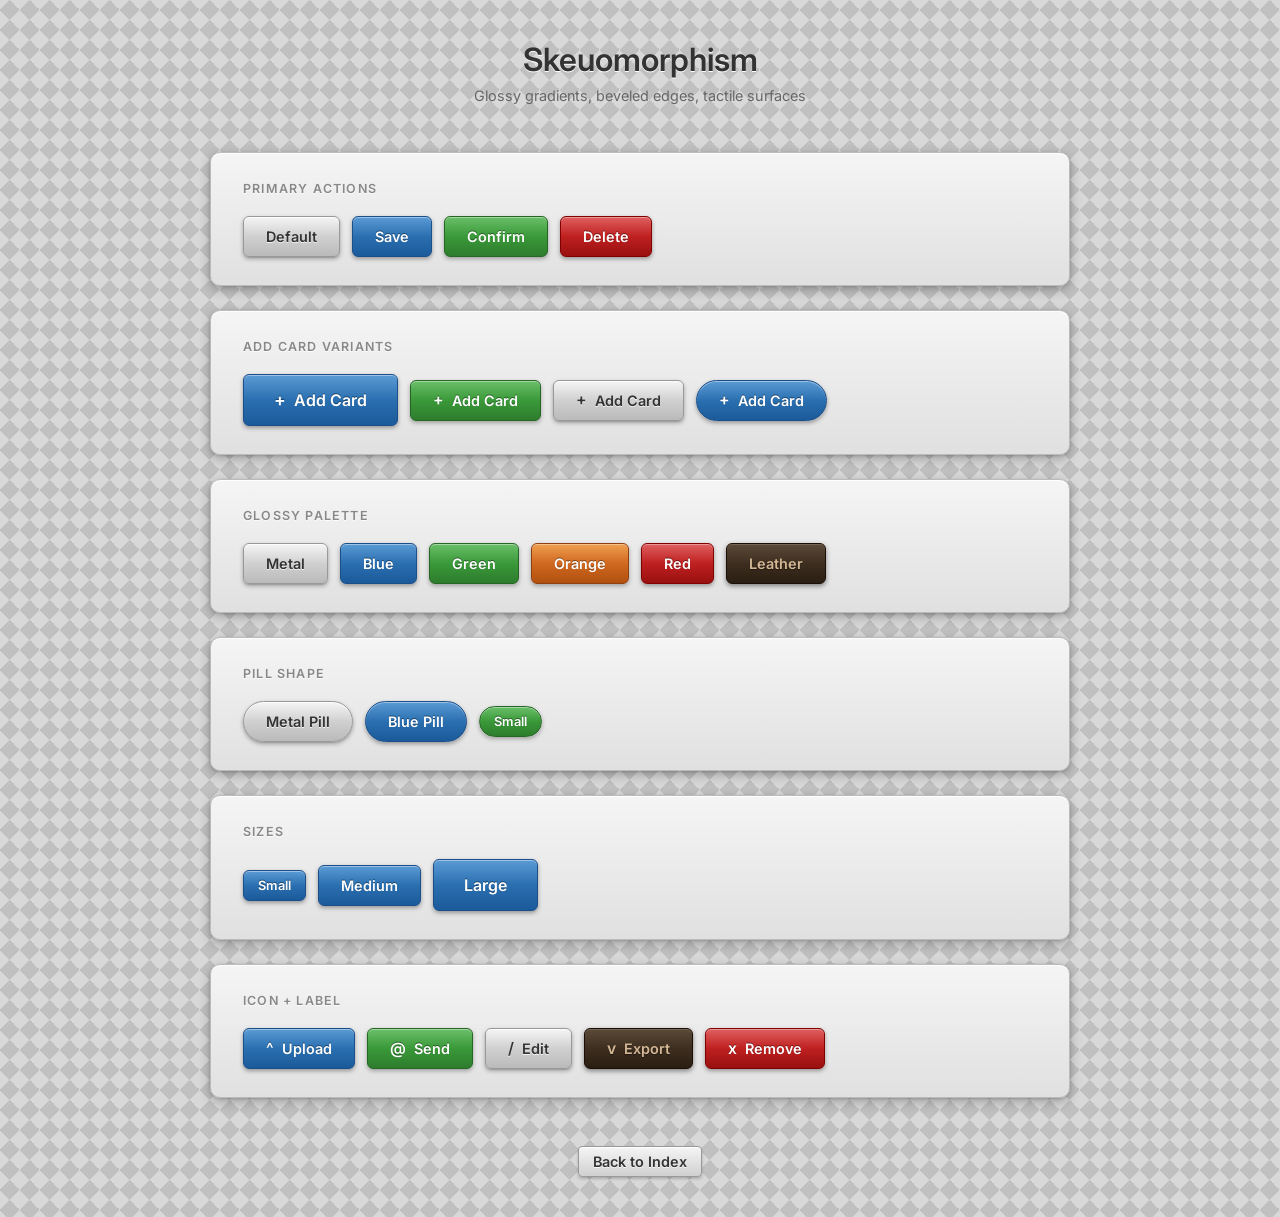
<file: pages/skeuomorphism.html>
<!DOCTYPE html>
<html lang="en">
<head>
  <meta charset="UTF-8">
  <meta name="viewport" content="width=device-width, initial-scale=1.0">
  <title>Skeuomorphism UI Style</title>
  <link rel="stylesheet" href="../styles/skeuomorphism.css">
</head>
<body>

<div class="page-header">
  <h1>Skeuomorphism</h1>
  <p>Glossy gradients, beveled edges, tactile surfaces</p>
</div>

<div class="showcase">

  <div class="card">
    <h2>Primary Actions</h2>
    <div class="btn-row">
      <button class="btn btn-metal btn-md">Default</button>
      <button class="btn btn-blue btn-md">Save</button>
      <button class="btn btn-green btn-md">Confirm</button>
      <button class="btn btn-red btn-md">Delete</button>
    </div>
  </div>

  <div class="card">
    <h2>Add Card Variants</h2>
    <div class="btn-row">
      <button class="btn btn-blue btn-lg">
        <span class="icon">+</span> Add Card
      </button>
      <button class="btn btn-green btn-md">
        <span class="icon">+</span> Add Card
      </button>
      <button class="btn btn-metal btn-md">
        <span class="icon">+</span> Add Card
      </button>
      <button class="btn btn-blue btn-pill btn-md">
        <span class="icon">+</span> Add Card
      </button>
    </div>
  </div>

  <div class="card">
    <h2>Glossy Palette</h2>
    <div class="btn-row">
      <button class="btn btn-metal btn-md">Metal</button>
      <button class="btn btn-blue btn-md">Blue</button>
      <button class="btn btn-green btn-md">Green</button>
      <button class="btn btn-orange btn-md">Orange</button>
      <button class="btn btn-red btn-md">Red</button>
      <button class="btn btn-leather btn-md">Leather</button>
    </div>
  </div>

  <div class="card">
    <h2>Pill Shape</h2>
    <div class="btn-row">
      <button class="btn btn-metal btn-pill btn-md">Metal Pill</button>
      <button class="btn btn-blue btn-pill btn-md">Blue Pill</button>
      <button class="btn btn-green btn-pill btn-sm">Small</button>
    </div>
  </div>

  <div class="card">
    <h2>Sizes</h2>
    <div class="btn-row">
      <button class="btn btn-blue btn-sm">Small</button>
      <button class="btn btn-blue btn-md">Medium</button>
      <button class="btn btn-blue btn-lg">Large</button>
    </div>
  </div>

  <div class="card">
    <h2>Icon + Label</h2>
    <div class="btn-row">
      <button class="btn btn-blue btn-md">
        <span class="icon">^</span> Upload
      </button>
      <button class="btn btn-green btn-md">
        <span class="icon">@</span> Send
      </button>
      <button class="btn btn-metal btn-md">
        <span class="icon">/</span> Edit
      </button>
      <button class="btn btn-leather btn-md">
        <span class="icon">v</span> Export
      </button>
      <button class="btn btn-red btn-md">
        <span class="icon">x</span> Remove
      </button>
    </div>
  </div>

</div>

<div style="text-align:center; margin-top:40px;">
  <a class="back-link" href="../index.html">Back to Index</a>
</div>

</body>
</html>
</file>
<file: styles.css>
@import url('https://fonts.googleapis.com/css2?family=Inter:wght@400;600;700&family=Roboto:wght@500;700&family=Space+Grotesk:wght@700&family=Nunito:wght@800&family=Anton&family=Courier+Prime:wght@700&family=DM+Sans:wght@700&family=JetBrains+Mono:wght@700&display=swap');

*, *::before, *::after { box-sizing: border-box; margin: 0; padding: 0; }

body {
  font-family: 'Inter', sans-serif;
  background: #f0f0f0;
  min-height: 100vh;
  padding: 60px 24px 80px;
  color: #111;
}

h1 {
  text-align: center;
  font-size: 2rem;
  font-weight: 700;
  letter-spacing: -0.5px;
  margin-bottom: 8px;
  color: #111;
}

.subtitle {
  text-align: center;
  color: #888;
  font-size: .9rem;
  margin-bottom: 52px;
}

.grid {
  display: grid;
  grid-template-columns: repeat(auto-fill, minmax(190px, 1fr));
  gap: 20px;
  max-width: 940px;
  margin: 0 auto;
}

/* ── Shared reset for all style buttons ── */
.grid a {
  display: flex;
  align-items: center;
  justify-content: center;
  padding: 28px 16px;
  text-decoration: none;
  text-align: center;
  font-size: 1rem;
  cursor: pointer;
  transition: all .18s;
}

/* ══════════════════════════════════════════
   1. FLAT
   Bold solid color, zero shadow, sharp corners
══════════════════════════════════════════ */
.btn-flat {
  background: #3d5af1;
  color: #fff;
  border-radius: 6px;
  font-family: 'Inter', sans-serif;
  font-weight: 700;
  border: none;
  letter-spacing: .3px;
}
.btn-flat:hover {
  background: #2a45d8;
  transform: translateY(-2px);
}

/* ══════════════════════════════════════════
   2. MATERIAL
   Elevated card, deep shadow, rounded
══════════════════════════════════════════ */
.btn-material {
  background: #1565c0;
  color: #fff;
  border-radius: 8px;
  font-family: 'Roboto', sans-serif;
  font-weight: 500;
  font-size: .88rem;
  letter-spacing: .6px;
  text-transform: uppercase;
  border: none;
  box-shadow: 0 4px 10px rgba(21,101,192,.45), 0 2px 4px rgba(0,0,0,.15);
}
.btn-material:hover {
  box-shadow: 0 8px 20px rgba(21,101,192,.55);
  transform: translateY(-3px);
}

/* ══════════════════════════════════════════
   3. NEUMORPHISM
   Extruded soft shadow on matching bg
══════════════════════════════════════════ */
.btn-neumorphism {
  background: #e4e9f0;
  color: #6c63ff;
  border-radius: 16px;
  font-family: 'Inter', sans-serif;
  font-weight: 700;
  border: none;
  box-shadow: 6px 6px 14px #b8bec7, -6px -6px 14px #ffffff;
}
.btn-neumorphism:hover {
  box-shadow: 8px 8px 18px #b8bec7, -8px -8px 18px #ffffff;
  transform: none;
  color: #4a42cc;
}
.btn-neumorphism:active {
  box-shadow: inset 4px 4px 10px #b8bec7, inset -4px -4px 10px #ffffff;
}

/* ══════════════════════════════════════════
   4. SKEUOMORPHISM
   Glossy multi-stop gradient, beveled
══════════════════════════════════════════ */
.btn-skeuomorphism {
  background: linear-gradient(180deg, #5b9bd5 0%, #2a6fb0 50%, #1b5a9a 100%);
  color: #fff;
  border-radius: 8px;
  font-family: 'Inter', sans-serif;
  font-weight: 600;
  border: 1px solid #1a4f8a;
  box-shadow:
    inset 0 1px 0 rgba(255,255,255,.4),
    0 3px 8px rgba(0,0,0,.4);
  text-shadow: 0 -1px 0 rgba(0,0,0,.4);
}
.btn-skeuomorphism:hover {
  background: linear-gradient(180deg, #6faee8 0%, #3d80c3 50%, #2668ae 100%);
  transform: none;
  box-shadow: inset 0 1px 0 rgba(255,255,255,.4), 0 5px 14px rgba(0,0,0,.45);
}
.btn-skeuomorphism:active {
  box-shadow: inset 0 3px 6px rgba(0,0,0,.4);
  transform: translateY(1px);
}

/* ══════════════════════════════════════════
   5. NEUBRUTALISM
   Bold border, hard offset shadow, loud color
══════════════════════════════════════════ */
.btn-neubrutalism {
  background: #ffe234;
  color: #1a1a1a;
  border-radius: 4px;
  font-family: 'Space Grotesk', sans-serif;
  font-weight: 700;
  font-size: .9rem;
  text-transform: uppercase;
  letter-spacing: .5px;
  border: 3px solid #1a1a1a;
  box-shadow: 5px 5px 0 #1a1a1a;
}
.btn-neubrutalism:hover {
  transform: translate(-2px, -2px);
  box-shadow: 7px 7px 0 #1a1a1a;
}
.btn-neubrutalism:active {
  transform: translate(3px, 3px);
  box-shadow: none;
}

/* ══════════════════════════════════════════
   6. MINIMAL
   No fill, thin border, maximum whitespace
══════════════════════════════════════════ */
.btn-minimal {
  background: #fff;
  color: #111;
  border-radius: 4px;
  font-family: 'Inter', sans-serif;
  font-weight: 500;
  border: 1px solid #ddd;
}
.btn-minimal:hover {
  border-color: #111;
  transform: none;
  box-shadow: none;
}

/* ══════════════════════════════════════════
   7. BENTO
   Dark surface, neon accent glow
══════════════════════════════════════════ */
.btn-bento {
  background: #1a1a1a;
  color: #6ee7b7;
  border-radius: 12px;
  font-family: 'JetBrains Mono', monospace;
  font-weight: 700;
  font-size: .85rem;
  border: 1px solid #2a2a2a;
  box-shadow: 0 0 0 1px #2a2a2a;
}
.btn-bento:hover {
  border-color: #6ee7b7;
  box-shadow: 0 0 14px rgba(110,231,183,.25), 0 0 0 1px #6ee7b7;
  transform: translateY(-2px);
}

/* ══════════════════════════════════════════
   8. ORGANIC
   Blob border-radius, earthy green
══════════════════════════════════════════ */
.btn-organic {
  background: #4a7c3f;
  color: #fff;
  border-radius: 60% 40% 55% 45% / 50% 60% 40% 50%;
  font-family: 'DM Sans', sans-serif;
  font-weight: 700;
  border: none;
  box-shadow: 0 4px 14px rgba(74,124,63,.35);
}
.btn-organic:hover {
  border-radius: 40% 60% 45% 55% / 60% 40% 60% 40%;
  box-shadow: 0 6px 20px rgba(74,124,63,.5);
  transform: translateY(-2px);
}

/* ══════════════════════════════════════════
   9. CLAY
   Puffed 3D bottom shadow, very rounded
══════════════════════════════════════════ */
.btn-clay {
  background: #ff7eb3;
  color: #fff;
  border-radius: 999px;
  font-family: 'Nunito', sans-serif;
  font-weight: 800;
  border: none;
  box-shadow: 0 7px 0 #d44e87, 0 10px 20px rgba(255,126,179,.35);
}
.btn-clay:hover {
  box-shadow: 0 9px 0 #d44e87, 0 14px 26px rgba(255,126,179,.45);
  transform: translateY(-3px);
}
.btn-clay:active {
  box-shadow: 0 2px 0 #d44e87;
  transform: translateY(5px);
}

/* ══════════════════════════════════════════
   10. GLASSMORPHISM
   Frosted blur, translucent, gradient bg
══════════════════════════════════════════ */
.btn-glass {
  background: rgba(121,40,202,.55);
  color: #fff;
  border-radius: 14px;
  font-family: 'Inter', sans-serif;
  font-weight: 600;
  border: 1px solid rgba(255,255,255,.25);
  backdrop-filter: blur(12px);
  -webkit-backdrop-filter: blur(12px);
  box-shadow: 0 4px 24px rgba(121,40,202,.35);
  /* Gradient backdrop illusion */
  position: relative;
  overflow: hidden;
  isolation: isolate;
}
.btn-glass::before {
  content: '';
  position: absolute;
  inset: 0;
  background: linear-gradient(135deg, rgba(255,0,128,.4), rgba(0,112,243,.3));
  z-index: -1;
}
.btn-glass:hover {
  box-shadow: 0 8px 32px rgba(121,40,202,.5);
  transform: translateY(-2px);
}

/* ══════════════════════════════════════════
   11. BRUTALISM
   Zero radius, raw border, Anton font
══════════════════════════════════════════ */
.btn-brutalism {
  background: #fffef5;
  color: #000;
  border-radius: 0;
  font-family: 'Anton', 'Courier Prime', monospace;
  font-weight: 400;
  font-size: 1rem;
  letter-spacing: 3px;
  text-transform: uppercase;
  border: 2px solid #000;
}
.btn-brutalism:hover {
  background: #000;
  color: #fffef5;
  transform: none;
  box-shadow: none;
}

/* ══════════════════════════════════════════
   12. REALISTIC
   Deep shadow, iOS-style depth, dark surface
══════════════════════════════════════════ */
.btn-realistic {
  background: #0a84ff;
  color: #fff;
  border-radius: 14px;
  font-family: 'Inter', sans-serif;
  font-weight: 600;
  border: none;
  box-shadow:
    0 6px 20px rgba(10,132,255,.5),
    0 2px 6px rgba(0,0,0,.2),
    inset 0 1px 0 rgba(255,255,255,.2);
}
.btn-realistic:hover {
  filter: brightness(1.12);
  transform: translateY(-2px);
  box-shadow:
    0 10px 28px rgba(10,132,255,.55),
    0 4px 10px rgba(0,0,0,.2),
    inset 0 1px 0 rgba(255,255,255,.2);
}
.btn-realistic:active {
  filter: brightness(.92);
  transform: scale(.97);
}
</file>
<file: demo.css>
@import url('https://fonts.googleapis.com/css2?family=Inter:wght@300;400;500;600;700&family=Roboto:wght@400;500;700&family=Space+Grotesk:wght@600;700&family=Nunito:wght@700;800&family=Anton&family=Courier+Prime:wght@400;700&family=DM+Sans:wght@500;700&family=JetBrains+Mono:wght@400;700&display=swap');

/* ══════════════════════════════════════════
   COMPARATOR SHELL
══════════════════════════════════════════ */
.comparator-wrap {
  max-width: 940px;
  margin: 72px auto 0;
  padding: 0 0 80px;
}

.comparator-header {
  display: flex;
  align-items: flex-end;
  justify-content: space-between;
  margin-bottom: 32px;
  gap: 16px;
  flex-wrap: wrap;
}

.comparator-title {
  font-family: 'Inter', sans-serif;
  font-size: 1.4rem;
  font-weight: 700;
  color: #111;
  margin-bottom: 4px;
}

.comparator-sub {
  font-family: 'Inter', sans-serif;
  font-size: .88rem;
  color: #888;
}

.picker-wrap {
  display: flex;
  flex-direction: column;
  gap: 4px;
}

.picker-label {
  font-family: 'Inter', sans-serif;
  font-size: .72rem;
  font-weight: 600;
  color: #888;
  text-transform: uppercase;
  letter-spacing: 1px;
}

.picker-select {
  font-family: 'Inter', sans-serif;
  font-size: .95rem;
  font-weight: 600;
  color: #111;
  background: #fff;
  border: 2px solid #111;
  border-radius: 8px;
  padding: 10px 40px 10px 14px;
  appearance: none;
  background-image: url("data:image/svg+xml,%3Csvg xmlns='http://www.w3.org/2000/svg' width='12' height='12' viewBox='0 0 12 12'%3E%3Cpath fill='%23111' d='M6 8L1 3h10z'/%3E%3C/svg%3E");
  background-repeat: no-repeat;
  background-position: right 14px center;
  cursor: pointer;
}
.picker-select:focus { outline: none; border-color: #3d5af1; }

/* Viewport frame */
.demo-viewport {
  border-radius: 16px;
  overflow: hidden;
  box-shadow: 0 8px 40px rgba(0,0,0,.15);
}

/* ══════════════════════════════════════════
   DEMO BASE — shared layout only
══════════════════════════════════════════ */
.demo {
  min-height: 600px;
  display: flex;
  align-items: center;
  justify-content: center;
  padding: 48px 24px;
  transition: background .3s;
}

.d-card {
  width: 100%;
  max-width: 420px;
  display: flex;
  flex-direction: column;
  gap: 0;
  transition: all .3s;
}

.d-field { display: flex; flex-direction: column; }
.d-row {
  display: flex;
  align-items: center;
  justify-content: space-between;
}
.d-footer { text-align: center; }

/* ══════════════════════════════════════════
   1. FLAT
══════════════════════════════════════════ */
.demo.s-flat {
  background: #f0f4ff;
  font-family: 'Inter', sans-serif;
}
.s-flat .d-card {
  background: #fff;
  border-radius: 10px;
  padding: 40px 36px;
  gap: 16px;
}
.s-flat .d-logo {
  font-size: 2rem;
  color: #3d5af1;
  margin-bottom: 4px;
}
.s-flat .d-title {
  font-size: 1.6rem;
  font-weight: 700;
  color: #1a1a2e;
}
.s-flat .d-subtitle {
  font-size: .88rem;
  color: #888;
  margin-top: -8px;
}
.s-flat .d-label {
  font-size: .78rem;
  font-weight: 600;
  color: #555;
  margin-bottom: 6px;
  text-transform: uppercase;
  letter-spacing: .6px;
}
.s-flat .d-input,
.s-flat .d-select {
  border: 2px solid #e0e6ff;
  border-radius: 6px;
  padding: 11px 14px;
  font-size: .92rem;
  font-family: 'Inter', sans-serif;
  background: #f8faff;
  color: #1a1a2e;
  outline: none;
  transition: border-color .15s;
}
.s-flat .d-input:focus,
.s-flat .d-select:focus { border-color: #3d5af1; background: #fff; }
.s-flat .d-row { margin-top: -4px; }
.s-flat .d-check { font-size: .85rem; color: #555; display: flex; align-items: center; gap: 6px; cursor: pointer; }
.s-flat .d-link { font-size: .85rem; color: #3d5af1; text-decoration: none; font-weight: 600; }
.s-flat .d-link:hover { text-decoration: underline; }
.s-flat .d-btn-primary {
  background: #3d5af1;
  color: #fff;
  border: none;
  border-radius: 6px;
  padding: 13px;
  font-family: 'Inter', sans-serif;
  font-size: .95rem;
  font-weight: 700;
  cursor: pointer;
  transition: background .15s, transform .1s;
  margin-top: 4px;
}
.s-flat .d-btn-primary:hover { background: #2a45d8; transform: translateY(-1px); }
.s-flat .d-btn-secondary {
  background: transparent;
  color: #3d5af1;
  border: 2px solid #3d5af1;
  border-radius: 6px;
  padding: 11px;
  font-family: 'Inter', sans-serif;
  font-size: .95rem;
  font-weight: 700;
  cursor: pointer;
  transition: all .15s;
}
.s-flat .d-btn-secondary:hover { background: #3d5af1; color: #fff; }
.s-flat .d-footer { font-size: .83rem; color: #888; margin-top: 4px; }

/* ══════════════════════════════════════════
   2. MATERIAL
══════════════════════════════════════════ */
.demo.s-material {
  background: #f5f5f5;
  font-family: 'Roboto', sans-serif;
}
.s-material .d-card {
  background: #fff;
  border-radius: 12px;
  padding: 40px 36px;
  gap: 20px;
  box-shadow: 0 4px 20px rgba(0,0,0,.12), 0 1px 4px rgba(0,0,0,.08);
}
.s-material .d-logo { font-size: 2rem; color: #1565c0; }
.s-material .d-title { font-size: 1.5rem; font-weight: 700; color: #212121; }
.s-material .d-subtitle { font-size: .88rem; color: #757575; margin-top: -12px; }
.s-material .d-label {
  font-size: .72rem;
  font-weight: 500;
  color: #9e9e9e;
  text-transform: uppercase;
  letter-spacing: 1px;
  margin-bottom: 0;
}
.s-material .d-input,
.s-material .d-select {
  border: none;
  border-bottom: 2px solid #e0e0e0;
  border-radius: 0;
  padding: 8px 0;
  font-size: .95rem;
  font-family: 'Roboto', sans-serif;
  background: transparent;
  color: #212121;
  outline: none;
  transition: border-color .2s;
}
.s-material .d-input:focus,
.s-material .d-select:focus { border-bottom-color: #1565c0; }
.s-material .d-check { font-size: .85rem; color: #555; display: flex; align-items: center; gap: 8px; cursor: pointer; }
.s-material .d-link { font-size: .85rem; color: #1565c0; text-decoration: none; font-weight: 500; }
.s-material .d-btn-primary {
  background: #1565c0;
  color: #fff;
  border: none;
  border-radius: 4px;
  padding: 13px;
  font-family: 'Roboto', sans-serif;
  font-size: .85rem;
  font-weight: 700;
  letter-spacing: .8px;
  text-transform: uppercase;
  cursor: pointer;
  box-shadow: 0 3px 8px rgba(21,101,192,.45);
  transition: box-shadow .2s, transform .1s;
}
.s-material .d-btn-primary:hover { box-shadow: 0 6px 16px rgba(21,101,192,.55); transform: translateY(-1px); }
.s-material .d-btn-secondary {
  background: transparent;
  color: #1565c0;
  border: none;
  padding: 10px;
  font-family: 'Roboto', sans-serif;
  font-size: .85rem;
  font-weight: 700;
  letter-spacing: .8px;
  text-transform: uppercase;
  cursor: pointer;
  transition: background .15s;
  border-radius: 4px;
}
.s-material .d-btn-secondary:hover { background: rgba(21,101,192,.08); }
.s-material .d-footer { font-size: .83rem; color: #9e9e9e; }

/* ══════════════════════════════════════════
   3. NEUMORPHISM
══════════════════════════════════════════ */
.demo.s-neumorphism {
  background: #e4e9f0;
  font-family: 'Inter', sans-serif;
}
.s-neumorphism .d-card {
  background: #e4e9f0;
  border-radius: 28px;
  padding: 44px 40px;
  gap: 20px;
  box-shadow: 14px 14px 28px #b8bec7, -14px -14px 28px #ffffff;
}
.s-neumorphism .d-logo { font-size: 2rem; color: #6c63ff; }
.s-neumorphism .d-title { font-size: 1.5rem; font-weight: 700; color: #4a4f6a; }
.s-neumorphism .d-subtitle { font-size: .88rem; color: #8a8fa8; margin-top: -12px; }
.s-neumorphism .d-label { font-size: .75rem; font-weight: 600; color: #8a8fa8; margin-bottom: 6px; text-transform: uppercase; letter-spacing: .7px; }
.s-neumorphism .d-input,
.s-neumorphism .d-select {
  border: none;
  border-radius: 10px;
  padding: 12px 16px;
  font-size: .92rem;
  font-family: 'Inter', sans-serif;
  background: #e4e9f0;
  color: #4a4f6a;
  outline: none;
  box-shadow: inset 4px 4px 10px #b8bec7, inset -4px -4px 10px #ffffff;
  transition: box-shadow .2s;
}
.s-neumorphism .d-input:focus,
.s-neumorphism .d-select:focus { box-shadow: inset 5px 5px 12px #b0b6bf, inset -5px -5px 12px #ffffff; }
.s-neumorphism .d-check { font-size: .85rem; color: #6a6f88; display: flex; align-items: center; gap: 8px; cursor: pointer; }
.s-neumorphism .d-link { font-size: .85rem; color: #6c63ff; text-decoration: none; font-weight: 600; }
.s-neumorphism .d-btn-primary {
  background: #6c63ff;
  color: #fff;
  border: none;
  border-radius: 12px;
  padding: 14px;
  font-family: 'Inter', sans-serif;
  font-size: .95rem;
  font-weight: 700;
  cursor: pointer;
  box-shadow: 5px 5px 14px rgba(108,99,255,.45), -3px -3px 10px rgba(255,255,255,.6);
  transition: box-shadow .2s;
  margin-top: 4px;
}
.s-neumorphism .d-btn-primary:hover { box-shadow: 7px 7px 20px rgba(108,99,255,.55), -3px -3px 10px rgba(255,255,255,.6); }
.s-neumorphism .d-btn-primary:active { box-shadow: inset 3px 3px 8px rgba(0,0,0,.25); }
.s-neumorphism .d-btn-secondary {
  background: #e4e9f0;
  color: #6a6f88;
  border: none;
  border-radius: 12px;
  padding: 12px;
  font-family: 'Inter', sans-serif;
  font-size: .95rem;
  font-weight: 600;
  cursor: pointer;
  box-shadow: 5px 5px 12px #b8bec7, -5px -5px 12px #ffffff;
  transition: box-shadow .15s;
}
.s-neumorphism .d-btn-secondary:hover { box-shadow: 7px 7px 16px #b8bec7, -7px -7px 16px #ffffff; }
.s-neumorphism .d-footer { font-size: .83rem; color: #8a8fa8; }

/* ══════════════════════════════════════════
   4. SKEUOMORPHISM
══════════════════════════════════════════ */
.demo.s-skeuomorphism {
  background: #c0c0c0;
  background-image: linear-gradient(135deg, #cecece 25%, transparent 25%),
    linear-gradient(225deg, #cecece 25%, transparent 25%),
    linear-gradient(315deg, #cecece 25%, transparent 25%),
    linear-gradient(45deg,  #cecece 25%, transparent 25%);
  background-size: 16px 16px;
  background-color: #b8b8b8;
  font-family: 'Inter', Georgia, serif;
}
.s-skeuomorphism .d-card {
  background: linear-gradient(180deg, #f8f8f8 0%, #e0e0e0 100%);
  border-radius: 12px;
  padding: 40px 36px;
  gap: 18px;
  border: 1px solid #aaa;
  box-shadow: inset 0 1px 0 rgba(255,255,255,.9), 0 6px 20px rgba(0,0,0,.3), 0 2px 5px rgba(0,0,0,.2);
}
.s-skeuomorphism .d-logo { font-size: 2rem; color: #1b5a9a; text-shadow: 0 1px 0 rgba(255,255,255,.5); }
.s-skeuomorphism .d-title { font-size: 1.45rem; font-weight: 600; color: #333; text-shadow: 0 1px 0 rgba(255,255,255,.8); }
.s-skeuomorphism .d-subtitle { font-size: .88rem; color: #666; margin-top: -10px; text-shadow: 0 1px 0 rgba(255,255,255,.6); }
.s-skeuomorphism .d-label { font-size: .75rem; font-weight: 600; color: #666; margin-bottom: 5px; text-shadow: 0 1px 0 rgba(255,255,255,.7); }
.s-skeuomorphism .d-input,
.s-skeuomorphism .d-select {
  border: 1px solid #aaa;
  border-radius: 5px;
  padding: 10px 13px;
  font-size: .92rem;
  background: linear-gradient(180deg, #e8e8e8 0%, #f5f5f5 100%);
  color: #333;
  outline: none;
  box-shadow: inset 2px 2px 5px rgba(0,0,0,.15), inset 0 1px 2px rgba(0,0,0,.1);
  transition: box-shadow .15s;
}
.s-skeuomorphism .d-input:focus,
.s-skeuomorphism .d-select:focus { box-shadow: inset 2px 2px 5px rgba(0,0,0,.15), 0 0 0 2px rgba(27,90,154,.35); }
.s-skeuomorphism .d-check { font-size: .85rem; color: #555; display: flex; align-items: center; gap: 8px; cursor: pointer; text-shadow: 0 1px 0 rgba(255,255,255,.7); }
.s-skeuomorphism .d-link { font-size: .85rem; color: #1b5a9a; text-decoration: none; font-weight: 600; }
.s-skeuomorphism .d-btn-primary {
  background: linear-gradient(180deg, #5b9bd5 0%, #2a6fb0 50%, #1b5a9a 100%);
  color: #fff;
  border: 1px solid #1a4f8a;
  border-radius: 6px;
  padding: 13px;
  font-size: .95rem;
  font-weight: 600;
  cursor: pointer;
  box-shadow: inset 0 1px 0 rgba(255,255,255,.4), 0 3px 6px rgba(0,0,0,.35);
  text-shadow: 0 -1px 0 rgba(0,0,0,.4);
  transition: filter .15s, transform .1s;
  margin-top: 4px;
}
.s-skeuomorphism .d-btn-primary:hover { filter: brightness(1.08); transform: translateY(-1px); }
.s-skeuomorphism .d-btn-primary:active { box-shadow: inset 0 3px 6px rgba(0,0,0,.35); transform: translateY(1px); }
.s-skeuomorphism .d-btn-secondary {
  background: linear-gradient(180deg, #f5f5f5 0%, #d8d8d8 100%);
  color: #333;
  border: 1px solid #aaa;
  border-radius: 6px;
  padding: 11px;
  font-size: .95rem;
  font-weight: 600;
  cursor: pointer;
  box-shadow: inset 0 1px 0 rgba(255,255,255,.8), 0 2px 4px rgba(0,0,0,.2);
  text-shadow: 0 1px 0 rgba(255,255,255,.8);
  transition: filter .15s;
}
.s-skeuomorphism .d-btn-secondary:hover { filter: brightness(1.05); }
.s-skeuomorphism .d-footer { font-size: .83rem; color: #666; text-shadow: 0 1px 0 rgba(255,255,255,.6); }

/* ══════════════════════════════════════════
   5. NEUBRUTALISM
══════════════════════════════════════════ */
.demo.s-neubrutalism {
  background: #f5f0e8;
  font-family: 'Space Grotesk', sans-serif;
}
.s-neubrutalism .d-card {
  background: #fff;
  border: 3px solid #1a1a1a;
  border-radius: 4px;
  padding: 40px 36px;
  gap: 18px;
  box-shadow: 8px 8px 0 #1a1a1a;
}
.s-neubrutalism .d-logo { font-size: 2rem; color: #1a1a1a; }
.s-neubrutalism .d-title { font-size: 1.6rem; font-weight: 700; color: #1a1a1a; text-transform: uppercase; letter-spacing: -0.5px; }
.s-neubrutalism .d-subtitle { font-size: .88rem; color: #555; margin-top: -10px; font-weight: 500; }
.s-neubrutalism .d-label { font-size: .75rem; font-weight: 700; color: #1a1a1a; margin-bottom: 5px; text-transform: uppercase; letter-spacing: .8px; }
.s-neubrutalism .d-input,
.s-neubrutalism .d-select {
  border: 2.5px solid #1a1a1a;
  border-radius: 3px;
  padding: 11px 13px;
  font-size: .92rem;
  font-family: 'Space Grotesk', sans-serif;
  font-weight: 600;
  background: #fffef5;
  color: #1a1a1a;
  outline: none;
  transition: box-shadow .1s;
}
.s-neubrutalism .d-input:focus,
.s-neubrutalism .d-select:focus { box-shadow: 3px 3px 0 #1a1a1a; }
.s-neubrutalism .d-check { font-size: .85rem; font-weight: 600; color: #1a1a1a; display: flex; align-items: center; gap: 8px; cursor: pointer; }
.s-neubrutalism .d-link { font-size: .85rem; color: #1a1a1a; font-weight: 700; text-decoration: none; border-bottom: 2.5px solid #ffe234; }
.s-neubrutalism .d-btn-primary {
  background: #ffe234;
  color: #1a1a1a;
  border: 2.5px solid #1a1a1a;
  border-radius: 3px;
  padding: 13px;
  font-family: 'Space Grotesk', sans-serif;
  font-size: .95rem;
  font-weight: 700;
  text-transform: uppercase;
  letter-spacing: .5px;
  cursor: pointer;
  box-shadow: 4px 4px 0 #1a1a1a;
  transition: transform .1s, box-shadow .1s;
  margin-top: 4px;
}
.s-neubrutalism .d-btn-primary:hover { transform: translate(-2px, -2px); box-shadow: 6px 6px 0 #1a1a1a; }
.s-neubrutalism .d-btn-primary:active { transform: translate(3px, 3px); box-shadow: none; }
.s-neubrutalism .d-btn-secondary {
  background: #fff;
  color: #1a1a1a;
  border: 2.5px solid #1a1a1a;
  border-radius: 3px;
  padding: 11px;
  font-family: 'Space Grotesk', sans-serif;
  font-size: .95rem;
  font-weight: 700;
  text-transform: uppercase;
  letter-spacing: .5px;
  cursor: pointer;
  box-shadow: 4px 4px 0 #1a1a1a;
  transition: transform .1s, box-shadow .1s;
}
.s-neubrutalism .d-btn-secondary:hover { transform: translate(-2px, -2px); box-shadow: 6px 6px 0 #1a1a1a; }
.s-neubrutalism .d-footer { font-size: .83rem; color: #555; font-weight: 600; }

/* ══════════════════════════════════════════
   6. MINIMAL
══════════════════════════════════════════ */
.demo.s-minimal {
  background: #fff;
  font-family: 'Inter', sans-serif;
}
.s-minimal .d-card {
  background: #fff;
  border-radius: 0;
  padding: 40px 0;
  gap: 22px;
  border-top: 1px solid #f0f0f0;
  border-bottom: 1px solid #f0f0f0;
}
.s-minimal .d-logo { font-size: 1.6rem; color: #111; }
.s-minimal .d-title { font-size: 1.6rem; font-weight: 300; color: #111; letter-spacing: -0.5px; }
.s-minimal .d-subtitle { font-size: .88rem; color: #999; margin-top: -14px; font-weight: 300; }
.s-minimal .d-label { font-size: .72rem; font-weight: 500; color: #999; margin-bottom: 6px; text-transform: uppercase; letter-spacing: 1.2px; }
.s-minimal .d-input,
.s-minimal .d-select {
  border: none;
  border-bottom: 1px solid #ddd;
  border-radius: 0;
  padding: 10px 0;
  font-size: .92rem;
  font-family: 'Inter', sans-serif;
  font-weight: 400;
  background: transparent;
  color: #111;
  outline: none;
  transition: border-color .2s;
}
.s-minimal .d-input:focus,
.s-minimal .d-select:focus { border-bottom-color: #111; }
.s-minimal .d-check { font-size: .85rem; color: #999; display: flex; align-items: center; gap: 8px; cursor: pointer; }
.s-minimal .d-link { font-size: .85rem; color: #111; text-decoration: none; font-weight: 400; border-bottom: 1px solid #111; }
.s-minimal .d-btn-primary {
  background: #111;
  color: #fff;
  border: none;
  border-radius: 3px;
  padding: 13px;
  font-family: 'Inter', sans-serif;
  font-size: .9rem;
  font-weight: 500;
  cursor: pointer;
  transition: background .15s;
  margin-top: 4px;
}
.s-minimal .d-btn-primary:hover { background: #333; }
.s-minimal .d-btn-secondary {
  background: transparent;
  color: #999;
  border: none;
  padding: 10px;
  font-family: 'Inter', sans-serif;
  font-size: .9rem;
  font-weight: 400;
  cursor: pointer;
  transition: color .15s;
  text-align: center;
}
.s-minimal .d-btn-secondary:hover { color: #111; }
.s-minimal .d-footer { font-size: .83rem; color: #bbb; }

/* ══════════════════════════════════════════
   7. BENTO
══════════════════════════════════════════ */
.demo.s-bento {
  background: #0d0d0d;
  font-family: 'Inter', sans-serif;
}
.s-bento .d-card {
  background: #1a1a1a;
  border: 1px solid #2a2a2a;
  border-radius: 18px;
  padding: 40px 36px;
  gap: 18px;
}
.s-bento .d-logo { font-size: 2rem; color: #6ee7b7; }
.s-bento .d-title { font-size: 1.5rem; font-weight: 700; color: #fff; }
.s-bento .d-subtitle { font-size: .88rem; color: #555; margin-top: -10px; }
.s-bento .d-label {
  font-family: 'JetBrains Mono', monospace;
  font-size: .72rem;
  font-weight: 700;
  color: #555;
  margin-bottom: 6px;
  text-transform: uppercase;
  letter-spacing: 1px;
}
.s-bento .d-input,
.s-bento .d-select {
  border: 1px solid #2a2a2a;
  border-radius: 10px;
  padding: 11px 14px;
  font-size: .92rem;
  font-family: 'Inter', sans-serif;
  background: #111;
  color: #e8e8e8;
  outline: none;
  transition: border-color .15s;
}
.s-bento .d-input:focus,
.s-bento .d-select:focus { border-color: #6ee7b7; }
.s-bento .d-select option { background: #1a1a1a; }
.s-bento .d-check { font-size: .85rem; color: #666; display: flex; align-items: center; gap: 8px; cursor: pointer; }
.s-bento .d-link { font-size: .85rem; color: #6ee7b7; text-decoration: none; font-weight: 600; }
.s-bento .d-link:hover { text-decoration: underline; }
.s-bento .d-btn-primary {
  background: #6ee7b7;
  color: #0d0d0d;
  border: none;
  border-radius: 10px;
  padding: 13px;
  font-family: 'Inter', sans-serif;
  font-size: .95rem;
  font-weight: 700;
  cursor: pointer;
  transition: filter .15s, transform .1s;
  margin-top: 4px;
}
.s-bento .d-btn-primary:hover { filter: brightness(1.1); transform: translateY(-1px); }
.s-bento .d-btn-secondary {
  background: #252525;
  color: #888;
  border: 1px solid #333;
  border-radius: 10px;
  padding: 11px;
  font-family: 'Inter', sans-serif;
  font-size: .95rem;
  font-weight: 600;
  cursor: pointer;
  transition: border-color .15s, color .15s;
}
.s-bento .d-btn-secondary:hover { border-color: #555; color: #ccc; }
.s-bento .d-footer { font-size: .83rem; color: #444; }

/* ══════════════════════════════════════════
   8. ORGANIC
══════════════════════════════════════════ */
.demo.s-organic {
  background: #f4f7f0;
  font-family: 'DM Sans', sans-serif;
}
.s-organic .d-card {
  background: #eef4e8;
  border: 1.5px solid #c8dab8;
  border-radius: 40px 12px 40px 12px;
  padding: 44px 38px;
  gap: 20px;
}
.s-organic .d-logo { font-size: 2rem; color: #4a7c3f; }
.s-organic .d-title { font-size: 1.5rem; font-weight: 700; color: #2d3820; }
.s-organic .d-subtitle { font-size: .88rem; color: #7a8f68; margin-top: -12px; }
.s-organic .d-label { font-size: .75rem; font-weight: 700; color: #7a8f68; margin-bottom: 6px; text-transform: uppercase; letter-spacing: .6px; }
.s-organic .d-input,
.s-organic .d-select {
  border: 1.5px solid #b8d0a8;
  border-radius: 20px 6px 20px 6px;
  padding: 11px 16px;
  font-size: .92rem;
  font-family: 'DM Sans', sans-serif;
  background: #f4f7f0;
  color: #2d3820;
  outline: none;
  transition: border-color .2s;
}
.s-organic .d-input:focus,
.s-organic .d-select:focus { border-color: #4a7c3f; }
.s-organic .d-check { font-size: .85rem; color: #6b7a5a; display: flex; align-items: center; gap: 8px; cursor: pointer; }
.s-organic .d-link { font-size: .85rem; color: #4a7c3f; text-decoration: none; font-weight: 700; }
.s-organic .d-btn-primary {
  background: #4a7c3f;
  color: #fff;
  border: none;
  border-radius: 60% 40% 55% 45% / 50% 60% 40% 50%;
  padding: 14px 24px;
  font-family: 'DM Sans', sans-serif;
  font-size: .95rem;
  font-weight: 700;
  cursor: pointer;
  box-shadow: 0 4px 14px rgba(74,124,63,.3);
  transition: border-radius .3s, box-shadow .2s, transform .15s;
  margin-top: 4px;
}
.s-organic .d-btn-primary:hover {
  border-radius: 40% 60% 45% 55% / 60% 40% 60% 40%;
  box-shadow: 0 6px 20px rgba(74,124,63,.45);
  transform: translateY(-2px);
}
.s-organic .d-btn-secondary {
  background: transparent;
  color: #4a7c3f;
  border: 2px solid #4a7c3f;
  border-radius: 50% 50% 60% 40% / 40% 60% 40% 60%;
  padding: 12px 24px;
  font-family: 'DM Sans', sans-serif;
  font-size: .95rem;
  font-weight: 700;
  cursor: pointer;
  transition: border-radius .3s, background .15s;
}
.s-organic .d-btn-secondary:hover { background: rgba(74,124,63,.08); border-radius: 40% 60% 45% 55% / 60% 40% 60% 40%; }
.s-organic .d-footer { font-size: .83rem; color: #8aaa6a; }

/* ══════════════════════════════════════════
   9. CLAY
══════════════════════════════════════════ */
.demo.s-clay {
  background: #fef3f8;
  font-family: 'Nunito', sans-serif;
}
.s-clay .d-card {
  background: #fff0f8;
  border-radius: 32px;
  padding: 44px 38px;
  gap: 18px;
  box-shadow: 0 10px 0 #e8b4d8, 0 16px 32px rgba(200,80,150,.18);
}
.s-clay .d-logo { font-size: 2rem; color: #ff7eb3; }
.s-clay .d-title { font-size: 1.6rem; font-weight: 800; color: #3d1a45; }
.s-clay .d-subtitle { font-size: .88rem; color: #c880a0; margin-top: -10px; font-weight: 700; }
.s-clay .d-label { font-size: .75rem; font-weight: 800; color: #c880a0; margin-bottom: 6px; text-transform: uppercase; letter-spacing: .7px; }
.s-clay .d-input,
.s-clay .d-select {
  border: none;
  border-radius: 18px;
  padding: 12px 16px;
  font-size: .92rem;
  font-family: 'Nunito', sans-serif;
  font-weight: 700;
  background: #ffe4f2;
  color: #3d1a45;
  outline: none;
  box-shadow: inset 0 3px 0 rgba(200,80,150,.15);
  transition: box-shadow .15s;
}
.s-clay .d-input:focus,
.s-clay .d-select:focus { box-shadow: inset 0 3px 0 rgba(200,80,150,.25), 0 0 0 3px rgba(255,126,179,.2); }
.s-clay .d-check { font-size: .85rem; font-weight: 700; color: #a87090; display: flex; align-items: center; gap: 8px; cursor: pointer; }
.s-clay .d-link { font-size: .85rem; color: #c084fc; font-weight: 800; text-decoration: none; }
.s-clay .d-btn-primary {
  background: #ff7eb3;
  color: #fff;
  border: none;
  border-radius: 999px;
  padding: 14px;
  font-family: 'Nunito', sans-serif;
  font-size: .95rem;
  font-weight: 800;
  cursor: pointer;
  box-shadow: 0 7px 0 #d44e87, 0 10px 20px rgba(255,126,179,.35);
  transition: transform .15s, box-shadow .15s;
  margin-top: 4px;
}
.s-clay .d-btn-primary:hover { transform: translateY(-3px); box-shadow: 0 10px 0 #d44e87, 0 14px 26px rgba(255,126,179,.45); }
.s-clay .d-btn-primary:active { transform: translateY(5px); box-shadow: 0 2px 0 #d44e87; }
.s-clay .d-btn-secondary {
  background: transparent;
  color: #ff7eb3;
  border: 3px solid #ff7eb3;
  border-radius: 999px;
  padding: 11px;
  font-family: 'Nunito', sans-serif;
  font-size: .95rem;
  font-weight: 800;
  cursor: pointer;
  box-shadow: 0 4px 0 #d44e87;
  transition: transform .15s, box-shadow .15s;
}
.s-clay .d-btn-secondary:hover { transform: translateY(-2px); box-shadow: 0 6px 0 #d44e87; }
.s-clay .d-footer { font-size: .83rem; color: #c880a0; font-weight: 700; }

/* ══════════════════════════════════════════
   10. GLASSMORPHISM
══════════════════════════════════════════ */
.demo.s-glass {
  font-family: 'Inter', sans-serif;
  background:
    radial-gradient(ellipse at 20% 50%, #7928ca 0%, transparent 55%),
    radial-gradient(ellipse at 80% 20%, #ff0080 0%, transparent 55%),
    radial-gradient(ellipse at 60% 80%, #0070f3 0%, transparent 55%),
    #0a0a1a;
}
.s-glass .d-card {
  background: rgba(255,255,255,.1);
  backdrop-filter: blur(24px);
  -webkit-backdrop-filter: blur(24px);
  border: 1px solid rgba(255,255,255,.2);
  border-radius: 24px;
  padding: 44px 38px;
  gap: 18px;
  box-shadow: 0 8px 40px rgba(0,0,0,.3), inset 0 1px 0 rgba(255,255,255,.2);
}
.s-glass .d-logo { font-size: 2rem; color: rgba(255,255,255,.9); }
.s-glass .d-title { font-size: 1.5rem; font-weight: 700; color: #fff; }
.s-glass .d-subtitle { font-size: .88rem; color: rgba(255,255,255,.5); margin-top: -10px; }
.s-glass .d-label { font-size: .75rem; font-weight: 600; color: rgba(255,255,255,.45); margin-bottom: 6px; text-transform: uppercase; letter-spacing: .8px; }
.s-glass .d-input,
.s-glass .d-select {
  border: 1px solid rgba(255,255,255,.2);
  border-radius: 12px;
  padding: 11px 14px;
  font-size: .92rem;
  font-family: 'Inter', sans-serif;
  background: rgba(255,255,255,.08);
  color: #fff;
  outline: none;
  backdrop-filter: blur(8px);
  -webkit-backdrop-filter: blur(8px);
  transition: border-color .2s, background .2s;
}
.s-glass .d-input::placeholder { color: rgba(255,255,255,.3); }
.s-glass .d-input:focus,
.s-glass .d-select:focus { border-color: rgba(255,255,255,.5); background: rgba(255,255,255,.12); }
.s-glass .d-select option { background: #1a0a2e; color: #fff; }
.s-glass .d-check { font-size: .85rem; color: rgba(255,255,255,.5); display: flex; align-items: center; gap: 8px; cursor: pointer; }
.s-glass .d-link { font-size: .85rem; color: rgba(255,255,255,.8); font-weight: 600; text-decoration: none; }
.s-glass .d-link:hover { color: #fff; }
.s-glass .d-btn-primary {
  background: rgba(121,40,202,.65);
  color: #fff;
  border: 1px solid rgba(255,255,255,.25);
  border-radius: 14px;
  padding: 13px;
  font-family: 'Inter', sans-serif;
  font-size: .95rem;
  font-weight: 600;
  cursor: pointer;
  backdrop-filter: blur(10px);
  -webkit-backdrop-filter: blur(10px);
  box-shadow: 0 4px 24px rgba(121,40,202,.4), inset 0 1px 0 rgba(255,255,255,.2);
  transition: box-shadow .2s, transform .1s, background .2s;
  margin-top: 4px;
}
.s-glass .d-btn-primary:hover { box-shadow: 0 8px 32px rgba(121,40,202,.55); transform: translateY(-2px); background: rgba(121,40,202,.8); }
.s-glass .d-btn-secondary {
  background: rgba(255,255,255,.08);
  color: rgba(255,255,255,.8);
  border: 1px solid rgba(255,255,255,.2);
  border-radius: 14px;
  padding: 11px;
  font-family: 'Inter', sans-serif;
  font-size: .95rem;
  font-weight: 600;
  cursor: pointer;
  backdrop-filter: blur(10px);
  -webkit-backdrop-filter: blur(10px);
  transition: background .2s;
}
.s-glass .d-btn-secondary:hover { background: rgba(255,255,255,.15); }
.s-glass .d-footer { font-size: .83rem; color: rgba(255,255,255,.4); }

/* ══════════════════════════════════════════
   11. BRUTALISM
══════════════════════════════════════════ */
.demo.s-brutalism {
  background: #fffef5;
  font-family: 'Courier Prime', monospace;
}
.s-brutalism .d-card {
  background: #fffef5;
  border: 2px solid #000;
  border-radius: 0;
  padding: 40px 36px;
  gap: 18px;
  box-shadow: none;
  border-left: 8px solid #000;
}
.s-brutalism .d-logo { font-size: 2rem; color: #000; }
.s-brutalism .d-title {
  font-family: 'Anton', sans-serif;
  font-size: 2rem;
  font-weight: 400;
  color: #000;
  text-transform: uppercase;
  letter-spacing: 3px;
}
.s-brutalism .d-subtitle { font-size: .88rem; color: #555; margin-top: -10px; }
.s-brutalism .d-label { font-size: .78rem; font-weight: 700; color: #000; margin-bottom: 4px; text-transform: uppercase; letter-spacing: 1px; }
.s-brutalism .d-input,
.s-brutalism .d-select {
  border: 2px solid #000;
  border-radius: 0;
  padding: 10px 12px;
  font-size: .92rem;
  font-family: 'Courier Prime', monospace;
  font-weight: 700;
  background: #fffef5;
  color: #000;
  outline: none;
  transition: background .1s;
}
.s-brutalism .d-input:focus,
.s-brutalism .d-select:focus { background: #ffd600; }
.s-brutalism .d-check { font-size: .85rem; font-weight: 700; color: #000; display: flex; align-items: center; gap: 8px; cursor: pointer; }
.s-brutalism .d-link { font-size: .85rem; color: #000; font-weight: 700; text-decoration: none; border-bottom: 2px solid #ffd600; }
.s-brutalism .d-btn-primary {
  background: #000;
  color: #fffef5;
  border: 2px solid #000;
  border-radius: 0;
  padding: 14px;
  font-family: 'Anton', sans-serif;
  font-size: 1rem;
  letter-spacing: 3px;
  text-transform: uppercase;
  cursor: pointer;
  transition: background .1s, color .1s;
  margin-top: 4px;
}
.s-brutalism .d-btn-primary:hover { background: #e00; border-color: #e00; }
.s-brutalism .d-btn-secondary {
  background: #fffef5;
  color: #000;
  border: 2px solid #000;
  border-radius: 0;
  padding: 12px;
  font-family: 'Courier Prime', monospace;
  font-size: .95rem;
  font-weight: 700;
  text-transform: uppercase;
  letter-spacing: 1px;
  cursor: pointer;
  transition: background .1s, color .1s;
}
.s-brutalism .d-btn-secondary:hover { background: #000; color: #fffef5; }
.s-brutalism .d-footer { font-size: .83rem; color: #555; }

/* ══════════════════════════════════════════
   12. REALISTIC
══════════════════════════════════════════ */
.demo.s-realistic {
  background: #1c1c1e;
  font-family: 'Inter', sans-serif;
}
.s-realistic .d-card {
  background: #2c2c2e;
  border: 1px solid #3a3a3c;
  border-radius: 22px;
  padding: 44px 38px;
  gap: 18px;
  box-shadow: 0 16px 48px rgba(0,0,0,.6), 0 4px 12px rgba(0,0,0,.3), inset 0 1px 0 rgba(255,255,255,.05);
}
.s-realistic .d-logo { font-size: 2rem; color: #0a84ff; filter: drop-shadow(0 0 8px rgba(10,132,255,.5)); }
.s-realistic .d-title { font-size: 1.5rem; font-weight: 700; color: #f5f5f7; }
.s-realistic .d-subtitle { font-size: .88rem; color: #86868b; margin-top: -10px; }
.s-realistic .d-label { font-size: .72rem; font-weight: 600; color: #636366; margin-bottom: 6px; text-transform: uppercase; letter-spacing: 1px; }
.s-realistic .d-input,
.s-realistic .d-select {
  border: 1px solid #3a3a3c;
  border-radius: 12px;
  padding: 12px 14px;
  font-size: .92rem;
  font-family: 'Inter', sans-serif;
  background: #1c1c1e;
  color: #f5f5f7;
  outline: none;
  box-shadow: inset 0 2px 4px rgba(0,0,0,.3);
  transition: border-color .15s, box-shadow .15s;
}
.s-realistic .d-input::placeholder { color: #48484a; }
.s-realistic .d-input:focus,
.s-realistic .d-select:focus { border-color: #0a84ff; box-shadow: inset 0 2px 4px rgba(0,0,0,.3), 0 0 0 3px rgba(10,132,255,.2); }
.s-realistic .d-select option { background: #2c2c2e; }
.s-realistic .d-check { font-size: .85rem; color: #86868b; display: flex; align-items: center; gap: 8px; cursor: pointer; }
.s-realistic .d-link { font-size: .85rem; color: #0a84ff; text-decoration: none; font-weight: 600; }
.s-realistic .d-link:hover { color: #409cff; }
.s-realistic .d-btn-primary {
  background: #0a84ff;
  color: #fff;
  border: none;
  border-radius: 14px;
  padding: 14px;
  font-family: 'Inter', sans-serif;
  font-size: .95rem;
  font-weight: 600;
  cursor: pointer;
  box-shadow: 0 4px 18px rgba(10,132,255,.5), inset 0 1px 0 rgba(255,255,255,.2);
  transition: filter .15s, transform .1s, box-shadow .2s;
  margin-top: 4px;
}
.s-realistic .d-btn-primary:hover { filter: brightness(1.1); transform: translateY(-2px); box-shadow: 0 8px 28px rgba(10,132,255,.6), inset 0 1px 0 rgba(255,255,255,.2); }
.s-realistic .d-btn-primary:active { filter: brightness(.9); transform: scale(.97); }
.s-realistic .d-btn-secondary {
  background: #3a3a3c;
  color: #ebebf0;
  border: 1px solid #48484a;
  border-radius: 14px;
  padding: 12px;
  font-family: 'Inter', sans-serif;
  font-size: .95rem;
  font-weight: 600;
  cursor: pointer;
  box-shadow: 0 2px 8px rgba(0,0,0,.3);
  transition: background .15s;
}
.s-realistic .d-btn-secondary:hover { background: #48484a; }
.s-realistic .d-footer { font-size: .83rem; color: #48484a; }
</file>
<file: styles/bento.css>
@import url('https://fonts.googleapis.com/css2?family=JetBrains+Mono:wght@400;700&family=Inter:wght@400;600;700&display=swap');
*, *::before, *::after { box-sizing: border-box; margin: 0; padding: 0; }

body {
  font-family: 'Inter', sans-serif;
  background: #0d0d0d;
  min-height: 100vh;
  padding: 40px 20px;
  color: #e8e8e8;
}

.page-header { text-align: center; margin-bottom: 48px; }
.page-header h1 { font-size: 2.2rem; font-weight: 700; color: #fff; letter-spacing: -0.5px; }
.page-header p { margin-top: 8px; color: #666; }

.showcase { max-width: 860px; margin: 0 auto; display: flex; flex-direction: column; gap: 24px; }

.card {
  background: #1a1a1a;
  border: 1px solid #2a2a2a;
  border-radius: 16px;
  padding: 28px 32px;
}

.card h2 {
  font-family: 'JetBrains Mono', monospace;
  font-size: .72rem;
  font-weight: 400;
  color: #555;
  text-transform: uppercase;
  letter-spacing: 1.5px;
  margin-bottom: 20px;
}

/* ── Bento button base ── */
.btn {
  display: inline-flex;
  align-items: center;
  gap: 8px;
  border: none;
  border-radius: 10px;
  font-family: 'Inter', sans-serif;
  font-weight: 600;
  cursor: pointer;
  transition: all .15s;
  text-decoration: none;
  white-space: nowrap;
}
.btn:hover { opacity: .85; transform: translateY(-1px); }
.btn:active { transform: translateY(0); opacity: 1; }

/* Sizes */
.btn-sm { font-size: .8rem; padding: 7px 14px; }
.btn-md { font-size: .9rem; padding: 10px 20px; }
.btn-lg { font-size: 1rem; padding: 14px 28px; }

/* Solid fills */
.btn-white    { background: #fff; color: #0d0d0d; }
.btn-accent   { background: #6ee7b7; color: #0d0d0d; }
.btn-blue     { background: #60a5fa; color: #0d0d0d; }
.btn-purple   { background: #a78bfa; color: #0d0d0d; }
.btn-yellow   { background: #fbbf24; color: #0d0d0d; }
.btn-red      { background: #f87171; color: #0d0d0d; }
.btn-orange   { background: #fb923c; color: #0d0d0d; }

/* Subtle dark fills */
.btn-dark-fill { background: #252525; color: #e8e8e8; border: 1px solid #333; }
.btn-dark-fill:hover { background: #303030; opacity: 1; }

/* Outlined */
.btn-outline-white  { background: transparent; color: #fff; border: 1.5px solid #fff; }
.btn-outline-accent { background: transparent; color: #6ee7b7; border: 1.5px solid #6ee7b7; }
.btn-outline-blue   { background: transparent; color: #60a5fa; border: 1.5px solid #60a5fa; }

.btn-outline-white:hover  { background: rgba(255,255,255,.08); opacity: 1; }
.btn-outline-accent:hover { background: rgba(110,231,183,.08); opacity: 1; }
.btn-outline-blue:hover   { background: rgba(96,165,250,.08); opacity: 1; }

/* Ghost */
.btn-ghost { background: transparent; color: #888; border: 1.5px dashed #333; }
.btn-ghost:hover { border-color: #555; color: #aaa; opacity: 1; }

/* Pill */
.btn-pill { border-radius: 999px; }

/* Monospace variant */
.btn-mono {
  font-family: 'JetBrains Mono', monospace;
  font-size: .82rem;
  background: #1a1a1a;
  color: #6ee7b7;
  border: 1px solid #2a2a2a;
}
.btn-mono:hover { border-color: #6ee7b7; opacity: 1; }

.btn-row { display: flex; flex-wrap: wrap; gap: 12px; align-items: center; }
.icon { font-style: normal; font-size: 1.1em; line-height: 1; }

.back-link {
  display: inline-flex; align-items: center; gap: 6px;
  color: #6ee7b7; font-weight: 600; text-decoration: none; font-size: .9rem;
  margin-top: 8px;
}
.back-link:hover { color: #fff; }
</file>
<file: styles/brutalism.css>
@import url('https://fonts.googleapis.com/css2?family=Courier+Prime:wght@400;700&family=Anton&display=swap');
*, *::before, *::after { box-sizing: border-box; margin: 0; padding: 0; }

body {
  font-family: 'Courier Prime', monospace;
  background: #fffef5;
  min-height: 100vh;
  padding: 40px 20px;
  color: #000;
}

.page-header { text-align: center; margin-bottom: 48px; }
.page-header h1 {
  font-family: 'Anton', sans-serif;
  font-size: 3rem;
  color: #000;
  text-transform: uppercase;
  letter-spacing: 4px;
}
.page-header p { margin-top: 8px; color: #555; font-size: .9rem; }

.showcase { max-width: 860px; margin: 0 auto; display: flex; flex-direction: column; gap: 0; }

.card {
  padding: 28px 32px;
  border: 2px solid #000;
  border-bottom: none;
}
.card:last-child { border-bottom: 2px solid #000; }

.card h2 {
  font-family: 'Anton', sans-serif;
  font-size: .85rem;
  color: #000;
  text-transform: uppercase;
  letter-spacing: 2px;
  margin-bottom: 20px;
}

/* ── Brutalist button base ── */
.btn {
  display: inline-flex;
  align-items: center;
  gap: 8px;
  font-family: 'Courier Prime', monospace;
  font-weight: 700;
  cursor: pointer;
  transition: none;
  text-decoration: none;
  white-space: nowrap;
  text-transform: uppercase;
  letter-spacing: .5px;
  border: 2px solid #000;
  border-radius: 0;
}
.btn:hover { background: #000; color: #fffef5 !important; }
.btn:active { }

/* Sizes */
.btn-sm { font-size: .78rem; padding: 6px 12px; }
.btn-md { font-size: .9rem; padding: 10px 18px; }
.btn-lg { font-size: 1rem; padding: 14px 28px; }

/* Fill variants */
.btn-black  { background: #000; color: #fffef5; }
.btn-black:hover  { background: #333; }
.btn-white  { background: #fffef5; color: #000; }
.btn-red    { background: #e00; color: #fff; }
.btn-red:hover    { background: #000; }
.btn-yellow { background: #ffd600; color: #000; }
.btn-yellow:hover { background: #000; color: #ffd600 !important; }
.btn-green  { background: #006600; color: #fff; }
.btn-green:hover  { background: #000; }
.btn-cyan   { background: #00c8c8; color: #000; }
.btn-cyan:hover   { background: #000; color: #00c8c8 !important; }

/* Striped accent */
.btn-stripe {
  background: repeating-linear-gradient(
    45deg, #ffd600, #ffd600 5px, #000 5px, #000 10px
  );
  color: #000;
  border-color: #000;
  text-shadow: 0 0 4px #ffd600;
}
.btn-stripe:hover { opacity: .8; background: #000; color: #ffd600 !important; }

/* Inverted */
.btn-inverted { background: #000; color: #fffef5; font-family: 'Anton', sans-serif; letter-spacing: 2px; }
.btn-inverted:hover { background: #e00; }

/* No border ghost */
.btn-ghost { border-style: dashed; background: transparent; color: #000; }
.btn-ghost:hover { background: #000; color: #fffef5 !important; border-style: solid; }

.btn-row { display: flex; flex-wrap: wrap; gap: 10px; align-items: center; }
.icon { font-style: normal; font-size: 1.1em; line-height: 1; }

.back-link {
  display: inline-flex; align-items: center; gap: 6px;
  color: #000; font-weight: 700; text-decoration: none; font-size: .9rem;
  margin-top: 8px;
  text-transform: uppercase;
  border-bottom: 2px solid #000;
  padding-bottom: 1px;
}
.back-link:hover { background: #000; color: #fffef5; padding: 2px 6px; }
</file>
<file: styles/clay.css>
@import url('https://fonts.googleapis.com/css2?family=Nunito:wght@600;700;800&display=swap');
*, *::before, *::after { box-sizing: border-box; margin: 0; padding: 0; }

body {
  font-family: 'Nunito', sans-serif;
  background: #fef3f8;
  min-height: 100vh;
  padding: 40px 20px;
  color: #3d1a45;
}

.page-header { text-align: center; margin-bottom: 48px; }
.page-header h1 { font-size: 2.4rem; font-weight: 800; color: #3d1a45; }
.page-header p { margin-top: 8px; color: #a67bb0; font-weight: 600; }

.showcase { max-width: 860px; margin: 0 auto; display: flex; flex-direction: column; gap: 28px; }

.card {
  background: #fff0f8;
  border-radius: 28px;
  padding: 28px 32px;
  box-shadow:
    0 8px 0 #e8b4d8,
    0 12px 24px rgba(200,80,150,.15);
}

.card h2 {
  font-size: .78rem;
  font-weight: 800;
  color: #c880a0;
  text-transform: uppercase;
  letter-spacing: 1.2px;
  margin-bottom: 20px;
}

/* ── Clay button base ── */
.btn {
  display: inline-flex;
  align-items: center;
  gap: 8px;
  border: none;
  border-radius: 18px;
  font-family: 'Nunito', sans-serif;
  font-weight: 800;
  cursor: pointer;
  transition: transform .15s, box-shadow .15s;
  text-decoration: none;
  white-space: nowrap;
}
.btn:hover { transform: translateY(-3px); }
.btn:active { transform: translateY(2px); }

/* Sizes */
.btn-sm { font-size: .82rem; padding: 8px 16px; }
.btn-md { font-size: .95rem; padding: 12px 24px; }
.btn-lg { font-size: 1.05rem; padding: 16px 32px; }

/* Clay puff effect via bottom shadow */
.btn-pink {
  background: #ff7eb3;
  color: #fff;
  box-shadow: 0 6px 0 #d44e87, 0 8px 16px rgba(255,126,179,.35);
}
.btn-pink:hover { box-shadow: 0 8px 0 #d44e87, 0 12px 20px rgba(255,126,179,.4); }
.btn-pink:active { box-shadow: 0 2px 0 #d44e87; }

.btn-purple {
  background: #c084fc;
  color: #fff;
  box-shadow: 0 6px 0 #8e44c7, 0 8px 16px rgba(192,132,252,.35);
}
.btn-purple:hover { box-shadow: 0 8px 0 #8e44c7; }
.btn-purple:active { box-shadow: 0 2px 0 #8e44c7; }

.btn-blue {
  background: #60a5fa;
  color: #fff;
  box-shadow: 0 6px 0 #2563eb, 0 8px 16px rgba(96,165,250,.35);
}
.btn-blue:hover { box-shadow: 0 8px 0 #2563eb; }
.btn-blue:active { box-shadow: 0 2px 0 #2563eb; }

.btn-mint {
  background: #34d399;
  color: #fff;
  box-shadow: 0 6px 0 #059669, 0 8px 16px rgba(52,211,153,.35);
}
.btn-mint:hover { box-shadow: 0 8px 0 #059669; }
.btn-mint:active { box-shadow: 0 2px 0 #059669; }

.btn-peach {
  background: #fb923c;
  color: #fff;
  box-shadow: 0 6px 0 #c2560f, 0 8px 16px rgba(251,146,60,.35);
}
.btn-peach:hover { box-shadow: 0 8px 0 #c2560f; }
.btn-peach:active { box-shadow: 0 2px 0 #c2560f; }

.btn-red {
  background: #f87171;
  color: #fff;
  box-shadow: 0 6px 0 #b91c1c, 0 8px 16px rgba(248,113,113,.35);
}
.btn-red:hover { box-shadow: 0 8px 0 #b91c1c; }
.btn-red:active { box-shadow: 0 2px 0 #b91c1c; }

.btn-yellow {
  background: #fcd34d;
  color: #3d1a45;
  box-shadow: 0 6px 0 #b45309, 0 8px 16px rgba(252,211,77,.35);
}
.btn-yellow:hover { box-shadow: 0 8px 0 #b45309; }
.btn-yellow:active { box-shadow: 0 2px 0 #b45309; }

/* Outline clay */
.btn-outline {
  background: transparent;
  color: #ff7eb3;
  border: 3px solid #ff7eb3;
  border-radius: 18px;
  box-shadow: 0 4px 0 #d44e87;
}
.btn-outline:hover { background: #fff0f8; box-shadow: 0 6px 0 #d44e87; }
.btn-outline:active { box-shadow: 0 1px 0 #d44e87; transform: translateY(3px); }

/* Pill */
.btn-pill { border-radius: 999px; }

/* Large add card */
.btn-add-clay {
  background: #ff7eb3;
  color: #fff;
  border-radius: 999px;
  font-size: 1.05rem;
  padding: 14px 30px;
  box-shadow: 0 7px 0 #d44e87, 0 10px 20px rgba(255,126,179,.4);
  gap: 10px;
}
.btn-add-clay:hover { box-shadow: 0 9px 0 #d44e87, 0 14px 24px rgba(255,126,179,.45); }
.btn-add-clay:active { box-shadow: 0 2px 0 #d44e87; transform: translateY(5px); }

.btn-row { display: flex; flex-wrap: wrap; gap: 14px; align-items: center; }
.icon { font-style: normal; font-size: 1.1em; line-height: 1; }

.back-link {
  display: inline-flex; align-items: center; gap: 6px;
  color: #c084fc; font-weight: 800; text-decoration: none; font-size: .9rem;
  margin-top: 8px;
}
.back-link:hover { color: #ff7eb3; }
</file>
<file: styles/flat.css>
@import url('https://fonts.googleapis.com/css2?family=Inter:wght@400;600;700&display=swap');
*, *::before, *::after { box-sizing: border-box; margin: 0; padding: 0; }

body {
  font-family: 'Inter', sans-serif;
  background: #f0f4ff;
  min-height: 100vh;
  padding: 40px 20px;
  color: #1a1a2e;
}

.page-header {
  text-align: center;
  margin-bottom: 48px;
}

.page-header h1 {
  font-size: 2.2rem;
  font-weight: 700;
  color: #1a1a2e;
  letter-spacing: -0.5px;
}

.page-header p {
  margin-top: 8px;
  color: #555;
  font-size: 0.95rem;
}

.showcase {
  max-width: 860px;
  margin: 0 auto;
  display: flex;
  flex-direction: column;
  gap: 32px;
}

.card {
  background: #fff;
  border-radius: 8px;
  padding: 32px;
}

.card h2 {
  font-size: 1.1rem;
  font-weight: 600;
  color: #888;
  text-transform: uppercase;
  letter-spacing: 1px;
  margin-bottom: 20px;
}

/* ── Button base ── */
.btn {
  display: inline-flex;
  align-items: center;
  gap: 8px;
  border: none;
  border-radius: 6px;
  font-family: 'Inter', sans-serif;
  font-weight: 600;
  cursor: pointer;
  transition: opacity .15s, transform .1s;
  text-decoration: none;
  white-space: nowrap;
}
.btn:hover { opacity: .85; transform: translateY(-1px); }
.btn:active { transform: translateY(0); }

/* Sizes */
.btn-sm { font-size: .8rem; padding: 7px 14px; }
.btn-md { font-size: .9rem; padding: 11px 22px; }
.btn-lg { font-size: 1rem; padding: 15px 30px; }

/* Variants */
.btn-primary   { background: #3d5af1; color: #fff; }
.btn-secondary { background: #22d3a5; color: #fff; }
.btn-danger    { background: #f14040; color: #fff; }
.btn-dark      { background: #1a1a2e; color: #fff; }

.btn-outline-primary {
  background: transparent;
  color: #3d5af1;
  border: 2px solid #3d5af1;
}
.btn-outline-primary:hover { background: #3d5af1; color: #fff; opacity: 1; }

.btn-ghost {
  background: transparent;
  color: #3d5af1;
}
.btn-ghost:hover { background: #eef1fe; opacity: 1; }

.btn-add {
  background: #3d5af1;
  color: #fff;
  border-radius: 6px;
  font-size: 1rem;
  padding: 13px 26px;
}

.btn-add-outline {
  background: transparent;
  color: #3d5af1;
  border: 2px dashed #3d5af1;
}
.btn-add-outline:hover { background: #eef1fe; opacity: 1; }

/* Icon */
.icon { font-style: normal; font-size: 1.1em; line-height: 1; }

/* Row layout */
.btn-row {
  display: flex;
  flex-wrap: wrap;
  gap: 12px;
  align-items: center;
}

.label {
  font-size: .75rem;
  color: #aaa;
  text-transform: uppercase;
  letter-spacing: .8px;
  margin-bottom: 10px;
}

.divider { height: 1px; background: #eee; margin: 8px 0; }

/* Pill variant */
.btn-pill { border-radius: 999px; }

/* Flat colored block buttons */
.btn-teal    { background: #0bc9b1; color: #fff; }
.btn-orange  { background: #ff6b35; color: #fff; }
.btn-purple  { background: #7c4dff; color: #fff; }

/* Back link */
.back-link {
  display: inline-flex;
  align-items: center;
  gap: 6px;
  color: #3d5af1;
  font-weight: 600;
  text-decoration: none;
  font-size: .9rem;
  margin-top: 8px;
}
.back-link:hover { text-decoration: underline; }
</file>
<file: styles/glass.css>
@import url('https://fonts.googleapis.com/css2?family=Inter:wght@400;600;700&display=swap');
*, *::before, *::after { box-sizing: border-box; margin: 0; padding: 0; }

body {
  font-family: 'Inter', sans-serif;
  min-height: 100vh;
  padding: 40px 20px;
  color: #fff;
  background:
    radial-gradient(ellipse at 20% 50%, #7928ca 0%, transparent 55%),
    radial-gradient(ellipse at 80% 20%, #ff0080 0%, transparent 55%),
    radial-gradient(ellipse at 60% 80%, #0070f3 0%, transparent 55%),
    #0a0a1a;
}

.page-header { text-align: center; margin-bottom: 48px; }
.page-header h1 { font-size: 2.2rem; font-weight: 700; color: #fff; text-shadow: 0 2px 20px rgba(255,255,255,.3); }
.page-header p { margin-top: 8px; color: rgba(255,255,255,.6); }

.showcase { max-width: 860px; margin: 0 auto; display: flex; flex-direction: column; gap: 28px; }

.card {
  background: rgba(255,255,255,.1);
  backdrop-filter: blur(20px);
  -webkit-backdrop-filter: blur(20px);
  border: 1px solid rgba(255,255,255,.2);
  border-radius: 20px;
  padding: 28px 32px;
}

.card h2 {
  font-size: .78rem;
  font-weight: 600;
  color: rgba(255,255,255,.5);
  text-transform: uppercase;
  letter-spacing: 1.2px;
  margin-bottom: 20px;
}

/* ── Glass Button base ── */
.btn {
  display: inline-flex;
  align-items: center;
  gap: 8px;
  border-radius: 12px;
  font-family: 'Inter', sans-serif;
  font-weight: 600;
  cursor: pointer;
  transition: all .2s;
  text-decoration: none;
  white-space: nowrap;
  border: 1px solid rgba(255,255,255,.25);
  backdrop-filter: blur(10px);
  -webkit-backdrop-filter: blur(10px);
}
.btn:hover { transform: translateY(-2px); }
.btn:active { transform: translateY(0); }

/* Sizes */
.btn-sm { font-size: .8rem; padding: 7px 14px; }
.btn-md { font-size: .9rem; padding: 11px 22px; }
.btn-lg { font-size: 1rem; padding: 15px 30px; }

/* Variants */
.btn-glass {
  background: rgba(255,255,255,.15);
  color: #fff;
  box-shadow: 0 4px 20px rgba(0,0,0,.2);
}
.btn-glass:hover { background: rgba(255,255,255,.25); box-shadow: 0 8px 30px rgba(0,0,0,.3); }

.btn-glass-primary {
  background: rgba(121,40,202,.6);
  color: #fff;
  border-color: rgba(121,40,202,.5);
  box-shadow: 0 4px 20px rgba(121,40,202,.4);
}
.btn-glass-primary:hover { background: rgba(121,40,202,.8); box-shadow: 0 8px 30px rgba(121,40,202,.5); }

.btn-glass-pink {
  background: rgba(255,0,128,.5);
  color: #fff;
  border-color: rgba(255,0,128,.4);
  box-shadow: 0 4px 20px rgba(255,0,128,.35);
}
.btn-glass-pink:hover { background: rgba(255,0,128,.7); }

.btn-glass-blue {
  background: rgba(0,112,243,.5);
  color: #fff;
  border-color: rgba(0,112,243,.4);
  box-shadow: 0 4px 20px rgba(0,112,243,.35);
}
.btn-glass-blue:hover { background: rgba(0,112,243,.7); }

.btn-glass-danger {
  background: rgba(220,38,38,.5);
  color: #fff;
  border-color: rgba(220,38,38,.4);
}
.btn-glass-danger:hover { background: rgba(220,38,38,.7); }

/* Outlined glass */
.btn-glass-outline {
  background: transparent;
  color: #fff;
  border: 1.5px solid rgba(255,255,255,.5);
}
.btn-glass-outline:hover { background: rgba(255,255,255,.1); }

/* Add card — frosted pill */
.btn-add-glass {
  background: rgba(255,255,255,.18);
  color: #fff;
  border-radius: 999px;
  border-color: rgba(255,255,255,.35);
  box-shadow: 0 6px 24px rgba(0,0,0,.2), inset 0 1px 0 rgba(255,255,255,.3);
}
.btn-add-glass:hover { background: rgba(255,255,255,.28); box-shadow: 0 10px 32px rgba(0,0,0,.3); }

/* Dashed add */
.btn-add-dashed {
  background: transparent;
  color: rgba(255,255,255,.7);
  border: 2px dashed rgba(255,255,255,.35);
  border-radius: 12px;
}
.btn-add-dashed:hover { border-color: rgba(255,255,255,.7); color: #fff; }

.btn-row { display: flex; flex-wrap: wrap; gap: 12px; align-items: center; }
.icon { font-style: normal; font-size: 1.1em; line-height: 1; }

.back-link {
  display: inline-flex; align-items: center; gap: 6px;
  color: rgba(255,255,255,.7); font-weight: 600; text-decoration: none; font-size: .9rem;
  margin-top: 8px;
}
.back-link:hover { color: #fff; }
</file>
<file: styles/material.css>
@import url('https://fonts.googleapis.com/css2?family=Roboto:wght@400;500;700&display=swap');
*, *::before, *::after { box-sizing: border-box; margin: 0; padding: 0; }

body {
  font-family: 'Roboto', sans-serif;
  background: #f5f5f5;
  min-height: 100vh;
  padding: 40px 20px;
  color: #212121;
}

.page-header { text-align: center; margin-bottom: 48px; }
.page-header h1 { font-size: 2.2rem; font-weight: 700; color: #212121; }
.page-header p { margin-top: 8px; color: #757575; }

.showcase { max-width: 860px; margin: 0 auto; display: flex; flex-direction: column; gap: 28px; }

.card {
  background: #fff;
  border-radius: 12px;
  padding: 28px 32px;
  box-shadow: 0 2px 8px rgba(0,0,0,.1), 0 1px 2px rgba(0,0,0,.08);
}

.card h2 {
  font-size: .78rem;
  font-weight: 500;
  color: #9e9e9e;
  text-transform: uppercase;
  letter-spacing: 1.2px;
  margin-bottom: 20px;
}

/* ── Material Button base ── */
.btn {
  display: inline-flex;
  align-items: center;
  gap: 8px;
  border: none;
  border-radius: 4px;
  font-family: 'Roboto', sans-serif;
  font-weight: 500;
  font-size: .875rem;
  letter-spacing: .5px;
  text-transform: uppercase;
  cursor: pointer;
  transition: box-shadow .2s, background .15s;
  text-decoration: none;
  white-space: nowrap;
  position: relative;
  overflow: hidden;
}

/* Sizes */
.btn-sm { padding: 7px 14px; font-size: .78rem; }
.btn-md { padding: 10px 20px; }
.btn-lg { padding: 14px 28px; font-size: 1rem; }

/* Elevated (default material raised) */
.btn-primary {
  background: #1565c0;
  color: #fff;
  box-shadow: 0 3px 6px rgba(21,101,192,.4);
}
.btn-primary:hover { box-shadow: 0 6px 14px rgba(21,101,192,.5); background: #1976d2; }

.btn-secondary {
  background: #00897b;
  color: #fff;
  box-shadow: 0 3px 6px rgba(0,137,123,.4);
}
.btn-secondary:hover { box-shadow: 0 6px 14px rgba(0,137,123,.5); background: #00acc1; }

.btn-danger {
  background: #c62828;
  color: #fff;
  box-shadow: 0 3px 6px rgba(198,40,40,.4);
}
.btn-danger:hover { box-shadow: 0 6px 14px rgba(198,40,40,.5); }

.btn-dark { background: #424242; color: #fff; box-shadow: 0 3px 6px rgba(0,0,0,.3); }
.btn-dark:hover { box-shadow: 0 6px 14px rgba(0,0,0,.35); }

/* Outlined */
.btn-outlined {
  background: transparent;
  color: #1565c0;
  border: 2px solid #1565c0;
  box-shadow: none;
}
.btn-outlined:hover { background: rgba(21,101,192,.06); }

/* Text / Ghost */
.btn-text {
  background: transparent;
  color: #1565c0;
  box-shadow: none;
  padding: 10px 12px;
}
.btn-text:hover { background: rgba(21,101,192,.08); }

/* FAB-style Add */
.btn-fab {
  background: #1565c0;
  color: #fff;
  border-radius: 28px;
  padding: 14px 24px;
  font-size: 1rem;
  box-shadow: 0 6px 16px rgba(21,101,192,.45);
  gap: 10px;
}
.btn-fab:hover { box-shadow: 0 10px 24px rgba(21,101,192,.5); }

/* Mini FAB */
.btn-fab-mini {
  background: #1565c0;
  color: #fff;
  border-radius: 50%;
  width: 48px;
  height: 48px;
  font-size: 1.4rem;
  display: inline-flex;
  align-items: center;
  justify-content: center;
  box-shadow: 0 4px 12px rgba(21,101,192,.45);
  cursor: pointer;
  border: none;
  transition: box-shadow .2s;
}
.btn-fab-mini:hover { box-shadow: 0 8px 20px rgba(21,101,192,.5); }

/* Tonal */
.btn-tonal {
  background: #e3f2fd;
  color: #1565c0;
  box-shadow: none;
}
.btn-tonal:hover { background: #bbdefb; }

.btn-tonal-green { background: #e0f2f1; color: #00695c; }
.btn-tonal-green:hover { background: #b2dfdb; }

.btn-row { display: flex; flex-wrap: wrap; gap: 12px; align-items: center; }
.icon { font-style: normal; font-size: 1.1em; line-height: 1; }

.back-link {
  display: inline-flex; align-items: center; gap: 6px;
  color: #1565c0; font-weight: 500; text-decoration: none; font-size: .9rem;
  margin-top: 8px;
}
.back-link:hover { text-decoration: underline; }
</file>
<file: styles/minimal.css>
@import url('https://fonts.googleapis.com/css2?family=Inter:wght@300;400;500;600&display=swap');
*, *::before, *::after { box-sizing: border-box; margin: 0; padding: 0; }

body {
  font-family: 'Inter', sans-serif;
  background: #ffffff;
  min-height: 100vh;
  padding: 60px 20px;
  color: #111;
}

.page-header { text-align: center; margin-bottom: 64px; }
.page-header h1 { font-size: 2rem; font-weight: 300; color: #111; letter-spacing: -0.5px; }
.page-header p { margin-top: 10px; color: #999; font-size: .9rem; }

.showcase { max-width: 700px; margin: 0 auto; display: flex; flex-direction: column; gap: 0; }

.card {
  padding: 40px 0;
  border-bottom: 1px solid #f0f0f0;
}
.card:last-child { border-bottom: none; }

.card h2 {
  font-size: .72rem;
  font-weight: 500;
  color: #bbb;
  text-transform: uppercase;
  letter-spacing: 2px;
  margin-bottom: 24px;
}

/* ── Minimal button base ── */
.btn {
  display: inline-flex;
  align-items: center;
  gap: 8px;
  font-family: 'Inter', sans-serif;
  cursor: pointer;
  transition: all .15s;
  text-decoration: none;
  white-space: nowrap;
  border: none;
  background: none;
}

/* Sizes */
.btn-sm { font-size: .8rem; padding: 6px 12px; }
.btn-md { font-size: .9rem; padding: 10px 18px; }
.btn-lg { font-size: 1rem; padding: 14px 24px; }

/* Black filled */
.btn-black {
  background: #111;
  color: #fff;
  border-radius: 4px;
  font-weight: 500;
}
.btn-black:hover { background: #333; }

/* White filled (on dark background use only) */
.btn-white {
  background: #fff;
  color: #111;
  border-radius: 4px;
  font-weight: 500;
  border: 1px solid #e5e5e5;
}
.btn-white:hover { border-color: #999; }

/* Outlined */
.btn-outline {
  background: transparent;
  color: #111;
  border: 1px solid #111;
  border-radius: 4px;
  font-weight: 500;
}
.btn-outline:hover { background: #111; color: #fff; }

/* Ghost / text */
.btn-ghost {
  background: transparent;
  color: #555;
  padding-left: 0;
  padding-right: 0;
  font-weight: 400;
  border-bottom: 1px solid transparent;
  border-radius: 0;
}
.btn-ghost:hover { color: #111; border-bottom-color: #111; }

/* Underline only */
.btn-underline {
  background: transparent;
  color: #111;
  padding-left: 0;
  padding-right: 0;
  font-weight: 500;
  border-bottom: 1px solid #111;
  border-radius: 0;
}
.btn-underline:hover { color: #555; border-bottom-color: #555; }

/* Pill */
.btn-pill { border-radius: 999px; }

/* Subtle gray */
.btn-gray {
  background: #f5f5f5;
  color: #111;
  border-radius: 4px;
  font-weight: 500;
}
.btn-gray:hover { background: #ebebeb; }

/* Danger minimal */
.btn-danger {
  background: transparent;
  color: #c00;
  border: 1px solid #c00;
  border-radius: 4px;
  font-weight: 500;
}
.btn-danger:hover { background: #c00; color: #fff; }

/* Add dashed */
.btn-dashed {
  background: transparent;
  color: #999;
  border: 1.5px dashed #ccc;
  border-radius: 4px;
  font-weight: 400;
}
.btn-dashed:hover { border-color: #999; color: #555; }

.btn-row { display: flex; flex-wrap: wrap; gap: 12px; align-items: center; }
.icon { font-style: normal; font-size: 1em; line-height: 1; }

.back-link {
  display: inline-flex; align-items: center; gap: 6px;
  color: #999; font-weight: 400; text-decoration: none; font-size: .85rem;
  margin-top: 8px;
  border-bottom: 1px solid transparent;
}
.back-link:hover { color: #111; border-bottom-color: #111; }
</file>
<file: styles/neubrutalism.css>
@import url('https://fonts.googleapis.com/css2?family=Space+Grotesk:wght@500;700&display=swap');
*, *::before, *::after { box-sizing: border-box; margin: 0; padding: 0; }

body {
  font-family: 'Space Grotesk', sans-serif;
  background: #f5f0e8;
  min-height: 100vh;
  padding: 40px 20px;
  color: #1a1a1a;
}

.page-header { text-align: center; margin-bottom: 48px; }
.page-header h1 { font-size: 2.6rem; font-weight: 700; color: #1a1a1a; text-transform: uppercase; letter-spacing: -1px; }
.page-header p { margin-top: 8px; color: #555; font-weight: 500; }

.showcase { max-width: 860px; margin: 0 auto; display: flex; flex-direction: column; gap: 24px; }

.card {
  background: #fff;
  border: 3px solid #1a1a1a;
  border-radius: 4px;
  padding: 28px 32px;
  box-shadow: 6px 6px 0 #1a1a1a;
}

.card h2 {
  font-size: .8rem;
  font-weight: 700;
  color: #999;
  text-transform: uppercase;
  letter-spacing: 1.5px;
  margin-bottom: 20px;
}

/* ── Neubrutalist button base ── */
.btn {
  display: inline-flex;
  align-items: center;
  gap: 8px;
  border: 3px solid #1a1a1a;
  border-radius: 4px;
  font-family: 'Space Grotesk', sans-serif;
  font-weight: 700;
  cursor: pointer;
  transition: transform .1s, box-shadow .1s;
  text-decoration: none;
  white-space: nowrap;
  text-transform: uppercase;
  letter-spacing: .5px;
}
.btn:hover { transform: translate(-2px, -2px); }
.btn:active { transform: translate(3px, 3px); box-shadow: none !important; }

/* Sizes */
.btn-sm { font-size: .78rem; padding: 7px 14px; }
.btn-md { font-size: .9rem; padding: 11px 20px; }
.btn-lg { font-size: 1rem; padding: 14px 28px; }

/* Offset shadow variants */
.btn-yellow  { background: #ffe234; color: #1a1a1a; box-shadow: 4px 4px 0 #1a1a1a; }
.btn-yellow:hover  { box-shadow: 6px 6px 0 #1a1a1a; }

.btn-pink    { background: #ff6b9d; color: #fff; box-shadow: 4px 4px 0 #1a1a1a; }
.btn-pink:hover    { box-shadow: 6px 6px 0 #1a1a1a; }

.btn-green   { background: #4ade80; color: #1a1a1a; box-shadow: 4px 4px 0 #1a1a1a; }
.btn-green:hover   { box-shadow: 6px 6px 0 #1a1a1a; }

.btn-blue    { background: #60a5fa; color: #1a1a1a; box-shadow: 4px 4px 0 #1a1a1a; }
.btn-blue:hover    { box-shadow: 6px 6px 0 #1a1a1a; }

.btn-red     { background: #f87171; color: #fff; box-shadow: 4px 4px 0 #1a1a1a; }
.btn-red:hover     { box-shadow: 6px 6px 0 #1a1a1a; }

.btn-black   { background: #1a1a1a; color: #fff; box-shadow: 4px 4px 0 #ffe234; }
.btn-black:hover   { box-shadow: 6px 6px 0 #ffe234; }

.btn-white   { background: #fff; color: #1a1a1a; box-shadow: 4px 4px 0 #1a1a1a; }
.btn-white:hover   { box-shadow: 6px 6px 0 #1a1a1a; }

.btn-orange  { background: #fb923c; color: #fff; box-shadow: 4px 4px 0 #1a1a1a; }
.btn-orange:hover  { box-shadow: 6px 6px 0 #1a1a1a; }

/* Sticker / label style */
.btn-sticker {
  background: #ffe234;
  color: #1a1a1a;
  border-radius: 999px;
  box-shadow: 4px 4px 0 #1a1a1a;
  text-transform: none;
  letter-spacing: 0;
}
.btn-sticker:hover { box-shadow: 6px 6px 0 #1a1a1a; }

/* Chunky big add */
.btn-add-chunky {
  background: #ffe234;
  color: #1a1a1a;
  font-size: 1.1rem;
  padding: 14px 28px;
  box-shadow: 6px 6px 0 #1a1a1a;
  gap: 10px;
}
.btn-add-chunky:hover { box-shadow: 8px 8px 0 #1a1a1a; }

.btn-row { display: flex; flex-wrap: wrap; gap: 14px; align-items: center; }
.icon { font-style: normal; font-size: 1.1em; line-height: 1; font-weight: 700; }

.back-link {
  display: inline-flex; align-items: center; gap: 6px;
  color: #1a1a1a; font-weight: 700; text-decoration: none; font-size: .9rem;
  border-bottom: 3px solid #ffe234;
  padding-bottom: 2px;
  margin-top: 8px;
  text-transform: uppercase;
}
.back-link:hover { border-color: #1a1a1a; }
</file>
<file: styles/neumorphism.css>
@import url('https://fonts.googleapis.com/css2?family=Inter:wght@400;600;700&display=swap');
*, *::before, *::after { box-sizing: border-box; margin: 0; padding: 0; }

:root {
  --bg: #e4e9f0;
  --shadow-dark: #b8bec7;
  --shadow-light: #ffffff;
  --accent: #6c63ff;
  --text: #4a4f6a;
  --text-light: #8a8fa8;
}

body {
  font-family: 'Inter', sans-serif;
  background: var(--bg);
  min-height: 100vh;
  padding: 40px 20px;
  color: var(--text);
}

.page-header { text-align: center; margin-bottom: 48px; }
.page-header h1 { font-size: 2.2rem; font-weight: 700; color: var(--text); }
.page-header p { margin-top: 8px; color: var(--text-light); }

.showcase { max-width: 860px; margin: 0 auto; display: flex; flex-direction: column; gap: 28px; }

.card {
  background: var(--bg);
  border-radius: 20px;
  padding: 30px 32px;
  box-shadow: 8px 8px 18px var(--shadow-dark), -8px -8px 18px var(--shadow-light);
}

.card h2 {
  font-size: .78rem;
  font-weight: 600;
  color: var(--text-light);
  text-transform: uppercase;
  letter-spacing: 1.2px;
  margin-bottom: 20px;
}

/* ── Neumorphic button base ── */
.btn {
  display: inline-flex;
  align-items: center;
  gap: 8px;
  border: none;
  border-radius: 12px;
  font-family: 'Inter', sans-serif;
  font-weight: 600;
  cursor: pointer;
  transition: box-shadow .15s, transform .1s;
  text-decoration: none;
  white-space: nowrap;
  background: var(--bg);
}
.btn:active { box-shadow: inset 4px 4px 10px var(--shadow-dark), inset -4px -4px 10px var(--shadow-light); transform: scale(.98); }

/* Sizes */
.btn-sm { font-size: .8rem; padding: 8px 16px; }
.btn-md { font-size: .9rem; padding: 12px 24px; }
.btn-lg { font-size: 1rem; padding: 16px 32px; }

/* Raised (default) */
.btn-raised {
  color: var(--text);
  box-shadow: 5px 5px 12px var(--shadow-dark), -5px -5px 12px var(--shadow-light);
}
.btn-raised:hover { box-shadow: 7px 7px 16px var(--shadow-dark), -7px -7px 16px var(--shadow-light); }

/* Pressed / inset */
.btn-pressed {
  color: var(--text-light);
  box-shadow: inset 4px 4px 10px var(--shadow-dark), inset -4px -4px 10px var(--shadow-light);
}

/* Accent colored */
.btn-accent {
  background: var(--accent);
  color: #fff;
  box-shadow: 5px 5px 14px rgba(108,99,255,.45), -3px -3px 10px rgba(255,255,255,.6);
}
.btn-accent:hover { box-shadow: 7px 7px 20px rgba(108,99,255,.55), -3px -3px 10px rgba(255,255,255,.6); }
.btn-accent:active { box-shadow: inset 3px 3px 8px rgba(0,0,0,.25), inset -2px -2px 6px rgba(255,255,255,.15); }

/* Green accent */
.btn-green {
  background: #4caf7d;
  color: #fff;
  box-shadow: 5px 5px 14px rgba(76,175,125,.4), -3px -3px 10px rgba(255,255,255,.6);
}
.btn-green:hover { box-shadow: 7px 7px 20px rgba(76,175,125,.5); }
.btn-green:active { box-shadow: inset 3px 3px 8px rgba(0,0,0,.2); }

/* Danger */
.btn-danger {
  background: #e05a5a;
  color: #fff;
  box-shadow: 5px 5px 14px rgba(224,90,90,.4), -3px -3px 10px rgba(255,255,255,.6);
}
.btn-danger:hover { box-shadow: 7px 7px 20px rgba(224,90,90,.5); }
.btn-danger:active { box-shadow: inset 3px 3px 8px rgba(0,0,0,.2); }

/* Pill */
.btn-pill { border-radius: 999px; }

/* Add Card — dashed outline neu */
.btn-add-neu {
  color: var(--accent);
  border: 2px dashed rgba(108,99,255,.4);
  background: var(--bg);
  box-shadow: 4px 4px 10px var(--shadow-dark), -4px -4px 10px var(--shadow-light);
}
.btn-add-neu:hover { border-color: var(--accent); }

.btn-row { display: flex; flex-wrap: wrap; gap: 14px; align-items: center; }
.icon { font-style: normal; font-size: 1.1em; line-height: 1; }

.back-link {
  display: inline-flex; align-items: center; gap: 6px;
  color: var(--accent); font-weight: 600; text-decoration: none; font-size: .9rem;
  margin-top: 8px;
}
.back-link:hover { text-decoration: underline; }
</file>
<file: styles/organic.css>
@import url('https://fonts.googleapis.com/css2?family=DM+Sans:wght@400;500;700&display=swap');
*, *::before, *::after { box-sizing: border-box; margin: 0; padding: 0; }

body {
  font-family: 'DM Sans', sans-serif;
  background: #f4f7f0;
  min-height: 100vh;
  padding: 40px 20px;
  color: #2d3820;
}

.page-header { text-align: center; margin-bottom: 48px; }
.page-header h1 { font-size: 2.2rem; font-weight: 700; color: #2d3820; }
.page-header p { margin-top: 8px; color: #6b7a5a; }

.showcase { max-width: 860px; margin: 0 auto; display: flex; flex-direction: column; gap: 28px; }

.card {
  background: #eef4e8;
  border-radius: 32px 8px 32px 8px;
  padding: 28px 32px;
  border: 1.5px solid #c8dab8;
}

.card h2 {
  font-size: .78rem;
  font-weight: 700;
  color: #8aaa6a;
  text-transform: uppercase;
  letter-spacing: 1.2px;
  margin-bottom: 20px;
}

/* ── Organic button base ── */
.btn {
  display: inline-flex;
  align-items: center;
  gap: 8px;
  border: none;
  font-family: 'DM Sans', sans-serif;
  font-weight: 700;
  cursor: pointer;
  transition: transform .18s, box-shadow .18s;
  text-decoration: none;
  white-space: nowrap;
}
.btn:hover { transform: translateY(-2px) scale(1.02); }
.btn:active { transform: scale(.97); }

/* Sizes */
.btn-sm { font-size: .8rem; padding: 8px 16px; }
.btn-md { font-size: .9rem; padding: 12px 24px; }
.btn-lg { font-size: 1rem; padding: 16px 32px; }

/* Organic blob radii */
.btn-blob { border-radius: 60% 40% 55% 45% / 50% 60% 40% 50%; }
.btn-blob2 { border-radius: 40% 60% 45% 55% / 60% 40% 60% 40%; }
.btn-blob3 { border-radius: 50% 50% 60% 40% / 40% 60% 40% 60%; }

/* Forest green */
.btn-forest {
  background: #4a7c3f;
  color: #fff;
  border-radius: 60% 40% 55% 45% / 50% 60% 40% 50%;
  box-shadow: 0 4px 14px rgba(74,124,63,.3);
}
.btn-forest:hover { box-shadow: 0 6px 20px rgba(74,124,63,.4); }

/* Sage */
.btn-sage {
  background: #8aaa6a;
  color: #fff;
  border-radius: 40% 60% 45% 55% / 60% 40% 60% 40%;
  box-shadow: 0 4px 14px rgba(138,170,106,.3);
}
.btn-sage:hover { box-shadow: 0 6px 20px rgba(138,170,106,.4); }

/* Earth brown */
.btn-earth {
  background: #8b6e52;
  color: #fff;
  border-radius: 50% 50% 60% 40% / 40% 60% 40% 60%;
  box-shadow: 0 4px 14px rgba(139,110,82,.3);
}
.btn-earth:hover { box-shadow: 0 6px 20px rgba(139,110,82,.4); }

/* Moss */
.btn-moss {
  background: #5c7a3e;
  color: #fff;
  border-radius: 55% 45% 50% 50% / 45% 55% 45% 55%;
  box-shadow: 0 4px 14px rgba(92,122,62,.3);
}
.btn-moss:hover { box-shadow: 0 6px 20px rgba(92,122,62,.4); }

/* Sky blue */
.btn-sky {
  background: #6aacbf;
  color: #fff;
  border-radius: 45% 55% 60% 40% / 55% 45% 55% 45%;
  box-shadow: 0 4px 14px rgba(106,172,191,.3);
}
.btn-sky:hover { box-shadow: 0 6px 20px rgba(106,172,191,.4); }

/* Terracotta */
.btn-terra {
  background: #c47e5a;
  color: #fff;
  border-radius: 50% 60% 40% 55% / 60% 40% 60% 40%;
  box-shadow: 0 4px 14px rgba(196,126,90,.3);
}
.btn-terra:hover { box-shadow: 0 6px 20px rgba(196,126,90,.4); }

/* Outline organic */
.btn-outline {
  background: transparent;
  color: #4a7c3f;
  border: 2px solid #4a7c3f;
  border-radius: 60% 40% 55% 45% / 50% 60% 40% 50%;
}
.btn-outline:hover { background: rgba(74,124,63,.08); }

/* Ghost */
.btn-ghost {
  background: transparent;
  color: #4a7c3f;
  border: 2px dashed #8aaa6a;
  border-radius: 50% 50% 60% 40% / 40% 60% 40% 60%;
}
.btn-ghost:hover { background: rgba(74,124,63,.06); }

.btn-row { display: flex; flex-wrap: wrap; gap: 14px; align-items: center; }
.icon { font-style: normal; font-size: 1.1em; line-height: 1; }

.back-link {
  display: inline-flex; align-items: center; gap: 6px;
  color: #4a7c3f; font-weight: 700; text-decoration: none; font-size: .9rem;
  margin-top: 8px;
}
.back-link:hover { color: #2d3820; }
</file>
<file: styles/realistic.css>
@import url('https://fonts.googleapis.com/css2?family=Inter:wght@400;500;600;700&display=swap');
*, *::before, *::after { box-sizing: border-box; margin: 0; padding: 0; }

body {
  font-family: 'Inter', sans-serif;
  background: #1c1c1e;
  min-height: 100vh;
  padding: 40px 20px;
  color: #f5f5f7;
}

.page-header { text-align: center; margin-bottom: 48px; }
.page-header h1 { font-size: 2.2rem; font-weight: 700; color: #f5f5f7; }
.page-header p { margin-top: 8px; color: #86868b; }

.showcase { max-width: 860px; margin: 0 auto; display: flex; flex-direction: column; gap: 24px; }

.card {
  background: #2c2c2e;
  border-radius: 18px;
  padding: 28px 32px;
  border: 1px solid #3a3a3c;
  box-shadow: 0 8px 32px rgba(0,0,0,.5), 0 2px 8px rgba(0,0,0,.3);
}

.card h2 {
  font-size: .72rem;
  font-weight: 600;
  color: #636366;
  text-transform: uppercase;
  letter-spacing: 1.5px;
  margin-bottom: 20px;
}

/* ── Realistic / iOS-style button base ── */
.btn {
  display: inline-flex;
  align-items: center;
  gap: 8px;
  border: none;
  border-radius: 12px;
  font-family: 'Inter', sans-serif;
  font-weight: 600;
  cursor: pointer;
  transition: all .15s;
  text-decoration: none;
  white-space: nowrap;
  position: relative;
}
.btn:hover { filter: brightness(1.1); }
.btn:active { filter: brightness(.9); transform: scale(.97); }

/* Sizes */
.btn-sm { font-size: .8rem; padding: 8px 16px; border-radius: 10px; }
.btn-md { font-size: .9rem; padding: 12px 22px; }
.btn-lg { font-size: 1rem; padding: 16px 32px; border-radius: 14px; }

/* Apple-style blue */
.btn-blue {
  background: #0a84ff;
  color: #fff;
  box-shadow: 0 4px 14px rgba(10,132,255,.45), inset 0 1px 0 rgba(255,255,255,.15);
}

/* Apple green */
.btn-green {
  background: #30d158;
  color: #fff;
  box-shadow: 0 4px 14px rgba(48,209,88,.4), inset 0 1px 0 rgba(255,255,255,.15);
}

/* Apple red */
.btn-red {
  background: #ff453a;
  color: #fff;
  box-shadow: 0 4px 14px rgba(255,69,58,.4), inset 0 1px 0 rgba(255,255,255,.15);
}

/* Apple orange */
.btn-orange {
  background: #ff9f0a;
  color: #fff;
  box-shadow: 0 4px 14px rgba(255,159,10,.4), inset 0 1px 0 rgba(255,255,255,.15);
}

/* Apple purple */
.btn-purple {
  background: #bf5af2;
  color: #fff;
  box-shadow: 0 4px 14px rgba(191,90,242,.4), inset 0 1px 0 rgba(255,255,255,.15);
}

/* Dark fill */
.btn-dark {
  background: #3a3a3c;
  color: #f5f5f7;
  border: 1px solid #48484a;
  box-shadow: 0 2px 8px rgba(0,0,0,.4);
}
.btn-dark:hover { background: #48484a; filter: none; }

/* Outline */
.btn-outline {
  background: transparent;
  color: #0a84ff;
  border: 1.5px solid #0a84ff;
  border-radius: 12px;
}
.btn-outline:hover { background: rgba(10,132,255,.12); filter: none; }

/* Ghost */
.btn-ghost {
  background: transparent;
  color: #86868b;
  border: 1.5px dashed #48484a;
  border-radius: 12px;
}
.btn-ghost:hover { border-color: #86868b; color: #f5f5f7; filter: none; }

/* Pill */
.btn-pill { border-radius: 999px; }

/* Full width */
.btn-full {
  width: 100%;
  justify-content: center;
  border-radius: 14px;
  padding: 15px 22px;
  font-size: 1rem;
}

.btn-row { display: flex; flex-wrap: wrap; gap: 12px; align-items: center; }
.icon { font-style: normal; font-size: 1.1em; line-height: 1; }

.back-link {
  display: inline-flex; align-items: center; gap: 6px;
  color: #0a84ff; font-weight: 600; text-decoration: none; font-size: .9rem;
  margin-top: 8px;
}
.back-link:hover { color: #409cff; }
</file>
<file: styles/skeuomorphism.css>
@import url('https://fonts.googleapis.com/css2?family=Georgia&family=Inter:wght@400;600&display=swap');
*, *::before, *::after { box-sizing: border-box; margin: 0; padding: 0; }

body {
  font-family: 'Inter', Georgia, serif;
  background: #c8c8c8;
  background-image:
    linear-gradient(135deg, #d8d8d8 25%, transparent 25%),
    linear-gradient(225deg, #d8d8d8 25%, transparent 25%),
    linear-gradient(315deg, #d8d8d8 25%, transparent 25%),
    linear-gradient(45deg, #d8d8d8 25%, transparent 25%);
  background-size: 20px 20px;
  background-color: #c0c0c0;
  min-height: 100vh;
  padding: 40px 20px;
  color: #222;
}

.page-header { text-align: center; margin-bottom: 48px; }
.page-header h1 {
  font-size: 2rem;
  font-weight: 600;
  color: #333;
  text-shadow: 0 1px 0 #fff;
}
.page-header p { margin-top: 8px; color: #666; font-size: .9rem; }

.showcase { max-width: 860px; margin: 0 auto; display: flex; flex-direction: column; gap: 24px; }

.card {
  background: linear-gradient(180deg, #f5f5f5 0%, #e0e0e0 100%);
  border-radius: 10px;
  padding: 28px 32px;
  border: 1px solid #bbb;
  box-shadow:
    inset 0 1px 0 rgba(255,255,255,.9),
    0 4px 12px rgba(0,0,0,.25),
    0 1px 3px rgba(0,0,0,.15);
}

.card h2 {
  font-size: .78rem;
  font-weight: 600;
  color: #888;
  text-transform: uppercase;
  letter-spacing: 1.2px;
  margin-bottom: 20px;
  text-shadow: 0 1px 0 rgba(255,255,255,.8);
}

/* ── Skeuomorphic button base ── */
.btn {
  display: inline-flex;
  align-items: center;
  gap: 8px;
  border-radius: 6px;
  font-family: 'Inter', sans-serif;
  font-weight: 600;
  cursor: pointer;
  transition: all .1s;
  text-decoration: none;
  white-space: nowrap;
  border: 1px solid;
}
.btn:active { transform: translateY(1px); }

/* Sizes */
.btn-sm { font-size: .8rem; padding: 7px 14px; }
.btn-md { font-size: .9rem; padding: 11px 22px; }
.btn-lg { font-size: 1rem; padding: 15px 30px; }

/* Chrome / metal */
.btn-metal {
  background: linear-gradient(180deg, #f5f5f5 0%, #d0d0d0 50%, #bababa 100%);
  color: #333;
  border-color: #999;
  box-shadow:
    inset 0 1px 0 rgba(255,255,255,.8),
    0 2px 4px rgba(0,0,0,.3),
    0 1px 1px rgba(0,0,0,.1);
  text-shadow: 0 1px 0 rgba(255,255,255,.8);
}
.btn-metal:hover { background: linear-gradient(180deg, #fff 0%, #ddd 50%, #c5c5c5 100%); }
.btn-metal:active { background: linear-gradient(180deg, #c0c0c0 0%, #d8d8d8 100%); box-shadow: inset 0 2px 4px rgba(0,0,0,.2); }

/* Blue glossy */
.btn-blue {
  background: linear-gradient(180deg, #5b9bd5 0%, #2a6fb0 50%, #1b5a9a 100%);
  color: #fff;
  border-color: #1a4f8a;
  box-shadow:
    inset 0 1px 0 rgba(255,255,255,.4),
    0 2px 4px rgba(0,0,0,.35);
  text-shadow: 0 -1px 0 rgba(0,0,0,.4);
}
.btn-blue:hover { background: linear-gradient(180deg, #6faee8 0%, #3d80c3 50%, #2668ae 100%); }
.btn-blue:active { background: linear-gradient(180deg, #1b5a9a 0%, #2a6fb0 100%); box-shadow: inset 0 2px 5px rgba(0,0,0,.4); }

/* Green glossy */
.btn-green {
  background: linear-gradient(180deg, #6abf69 0%, #3a9939 50%, #2d7c2d 100%);
  color: #fff;
  border-color: #256625;
  box-shadow:
    inset 0 1px 0 rgba(255,255,255,.4),
    0 2px 4px rgba(0,0,0,.3);
  text-shadow: 0 -1px 0 rgba(0,0,0,.4);
}
.btn-green:hover { background: linear-gradient(180deg, #7ed27c 0%, #4aac49 50%, #3a8f3a 100%); }
.btn-green:active { box-shadow: inset 0 2px 5px rgba(0,0,0,.35); }

/* Red glossy */
.btn-red {
  background: linear-gradient(180deg, #e06060 0%, #bf2020 50%, #991010 100%);
  color: #fff;
  border-color: #800000;
  box-shadow:
    inset 0 1px 0 rgba(255,255,255,.35),
    0 2px 4px rgba(0,0,0,.35);
  text-shadow: 0 -1px 0 rgba(0,0,0,.4);
}
.btn-red:hover { background: linear-gradient(180deg, #f07070 0%, #cc3030 50%, #aa2020 100%); }
.btn-red:active { box-shadow: inset 0 2px 5px rgba(0,0,0,.4); }

/* Orange glossy */
.btn-orange {
  background: linear-gradient(180deg, #f0a050 0%, #d06820 50%, #b05010 100%);
  color: #fff;
  border-color: #904010;
  box-shadow:
    inset 0 1px 0 rgba(255,255,255,.35),
    0 2px 4px rgba(0,0,0,.3);
  text-shadow: 0 -1px 0 rgba(0,0,0,.4);
}

/* Leather / dark */
.btn-leather {
  background: linear-gradient(180deg, #5c4a38 0%, #3d2e20 50%, #2a1e12 100%);
  color: #d4b896;
  border-color: #1a0e06;
  box-shadow:
    inset 0 1px 0 rgba(255,255,255,.15),
    0 2px 5px rgba(0,0,0,.45);
  text-shadow: 0 1px 1px rgba(0,0,0,.5);
}
.btn-leather:hover { background: linear-gradient(180deg, #6e5a46 0%, #4f3e2c 50%, #3a2a1c 100%); }

/* Pill */
.btn-pill { border-radius: 999px; }

.btn-row { display: flex; flex-wrap: wrap; gap: 12px; align-items: center; }
.icon { font-style: normal; font-size: 1.1em; line-height: 1; }

.back-link {
  display: inline-flex; align-items: center; gap: 6px;
  color: #333; font-weight: 600; text-decoration: none; font-size: .9rem;
  margin-top: 8px;
  background: linear-gradient(180deg, #f5f5f5 0%, #d0d0d0 100%);
  border: 1px solid #999;
  border-radius: 4px;
  padding: 6px 14px;
  box-shadow: inset 0 1px 0 rgba(255,255,255,.8), 0 2px 3px rgba(0,0,0,.2);
  text-shadow: 0 1px 0 rgba(255,255,255,.8);
}
.back-link:hover { background: linear-gradient(180deg, #fff 0%, #ddd 100%); }
</file>
